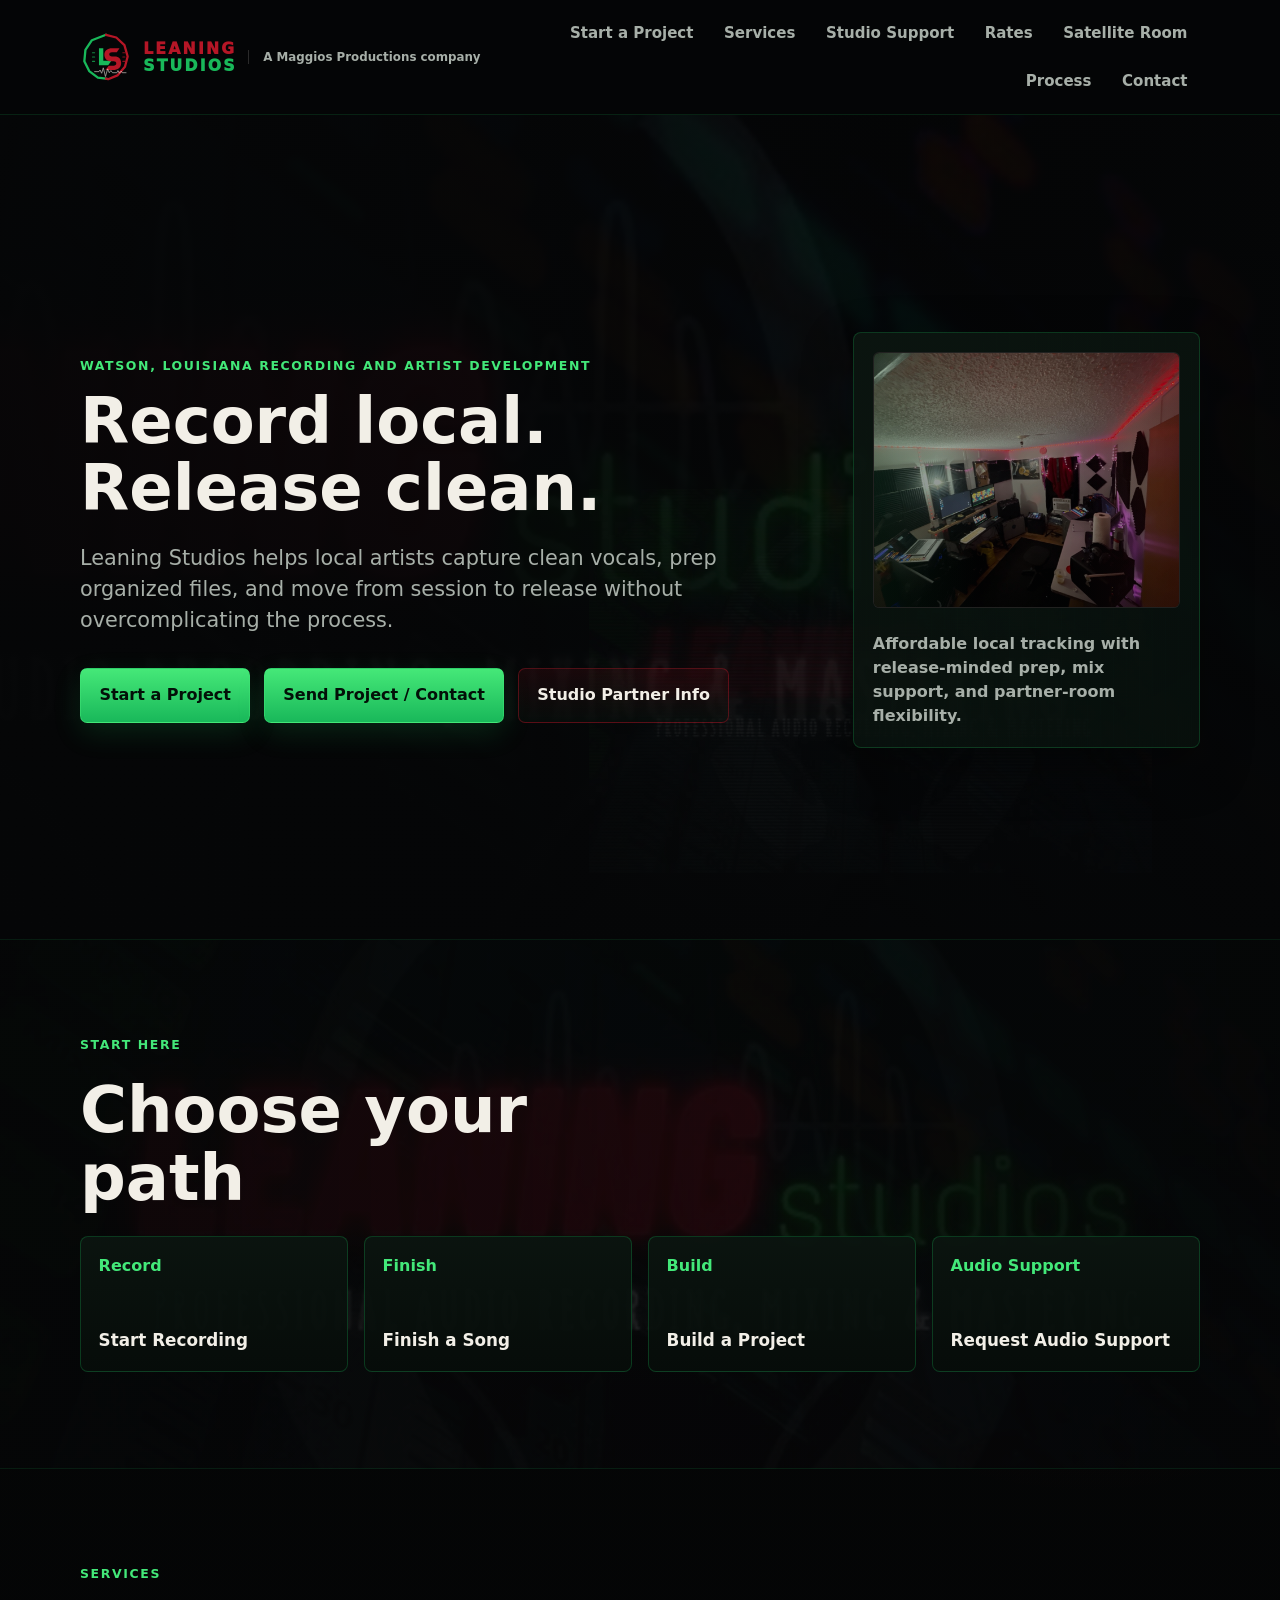
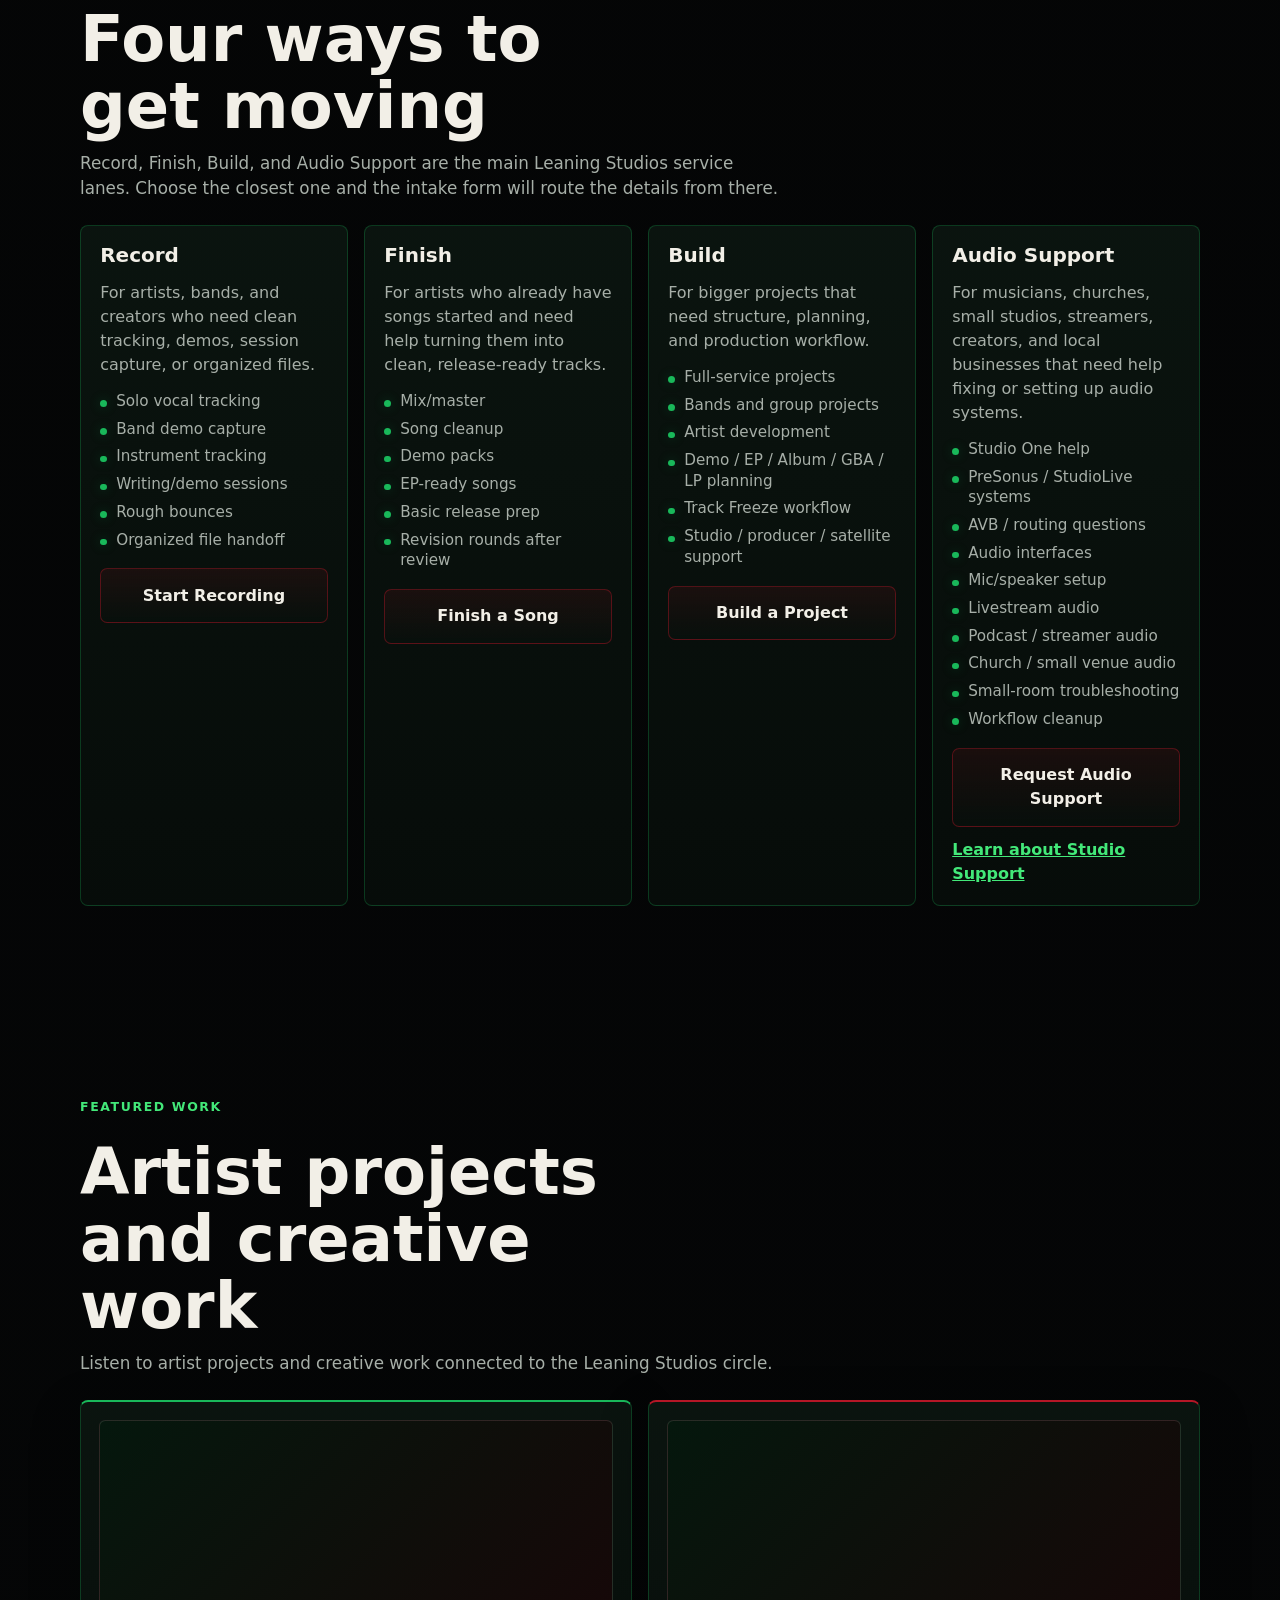
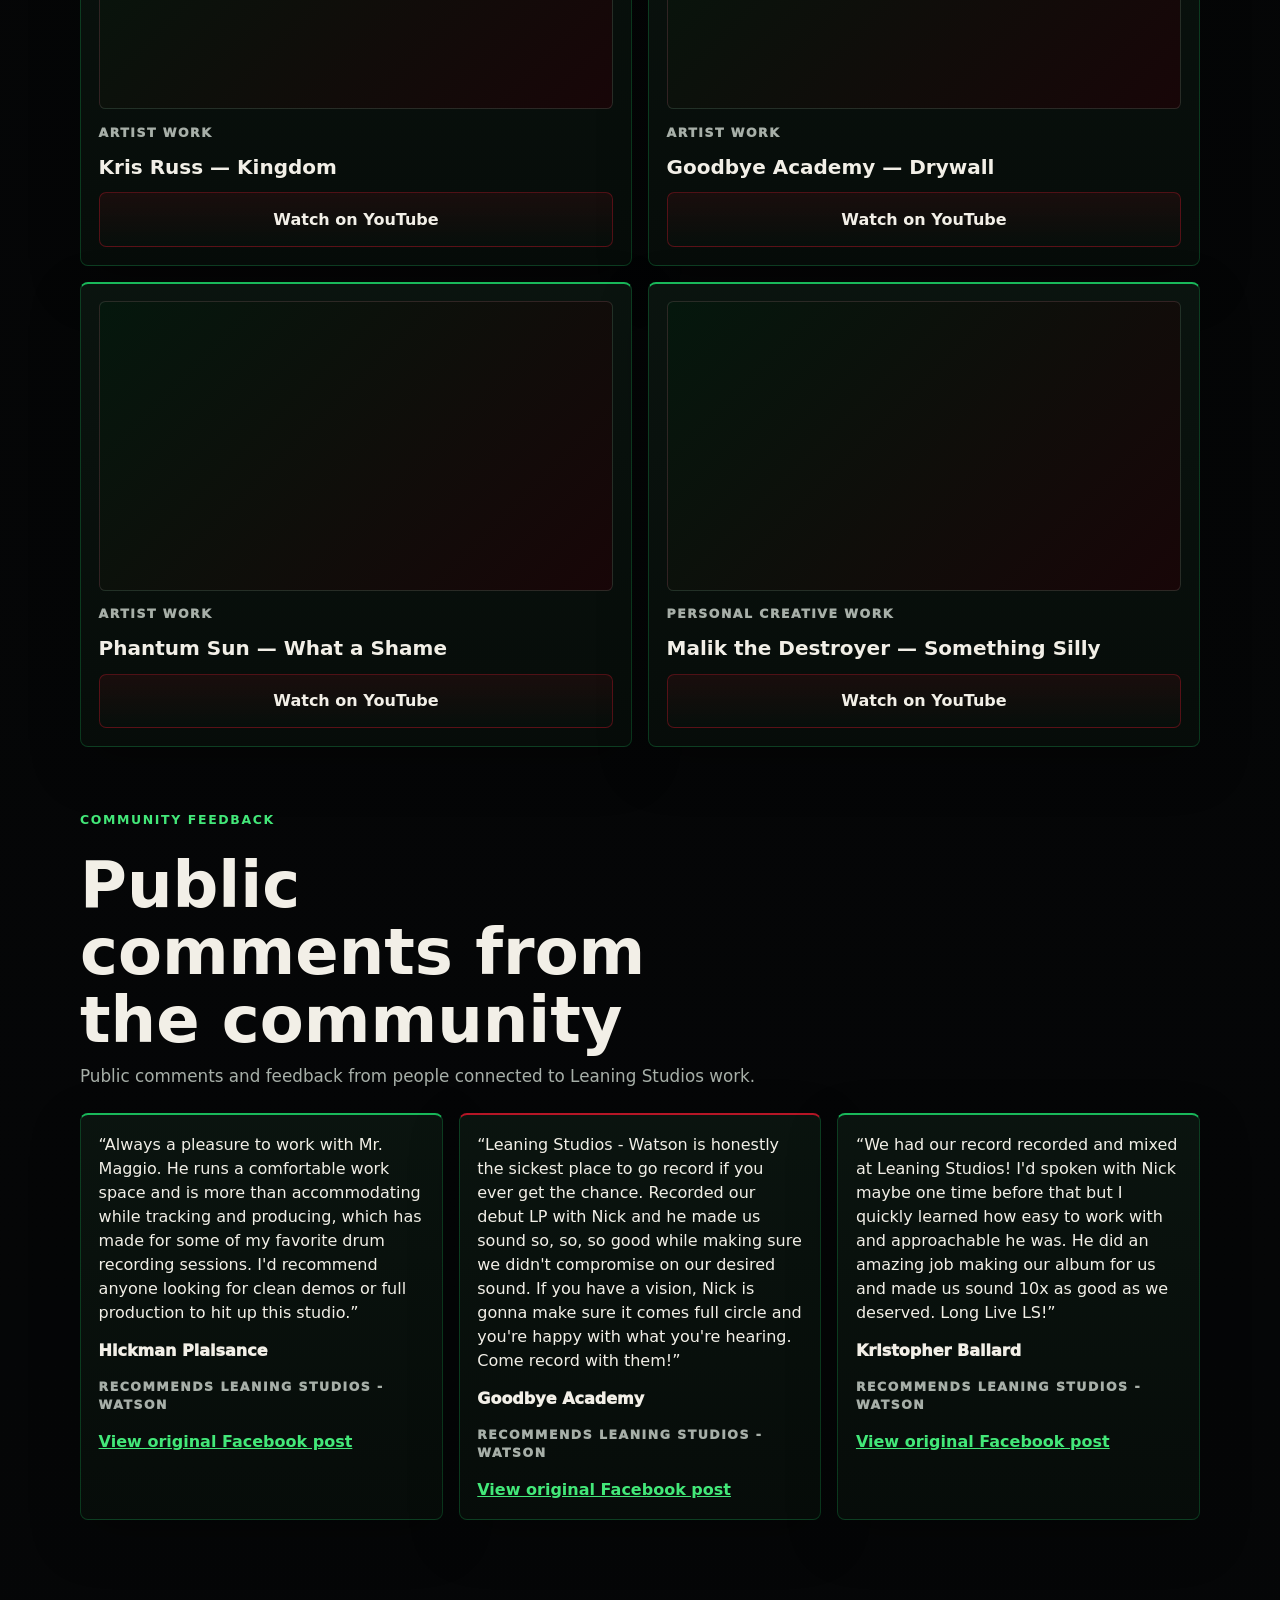
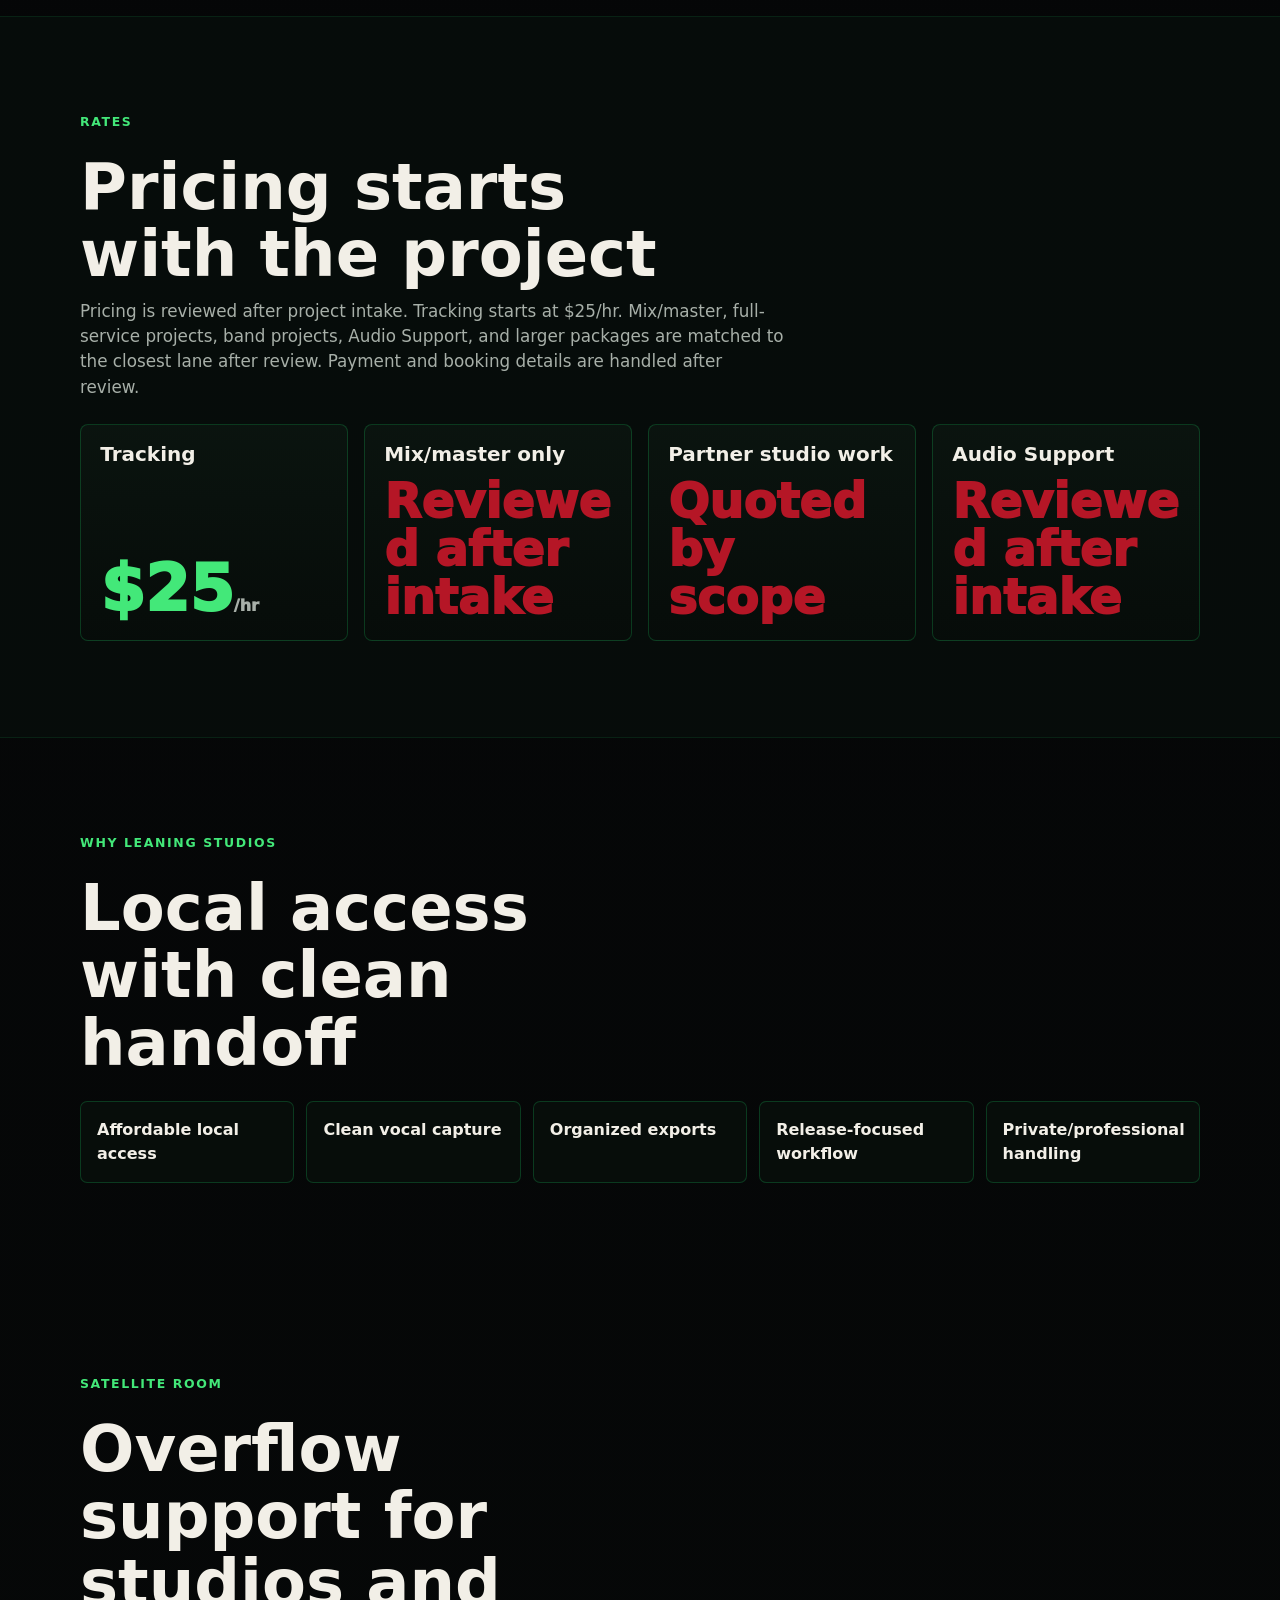
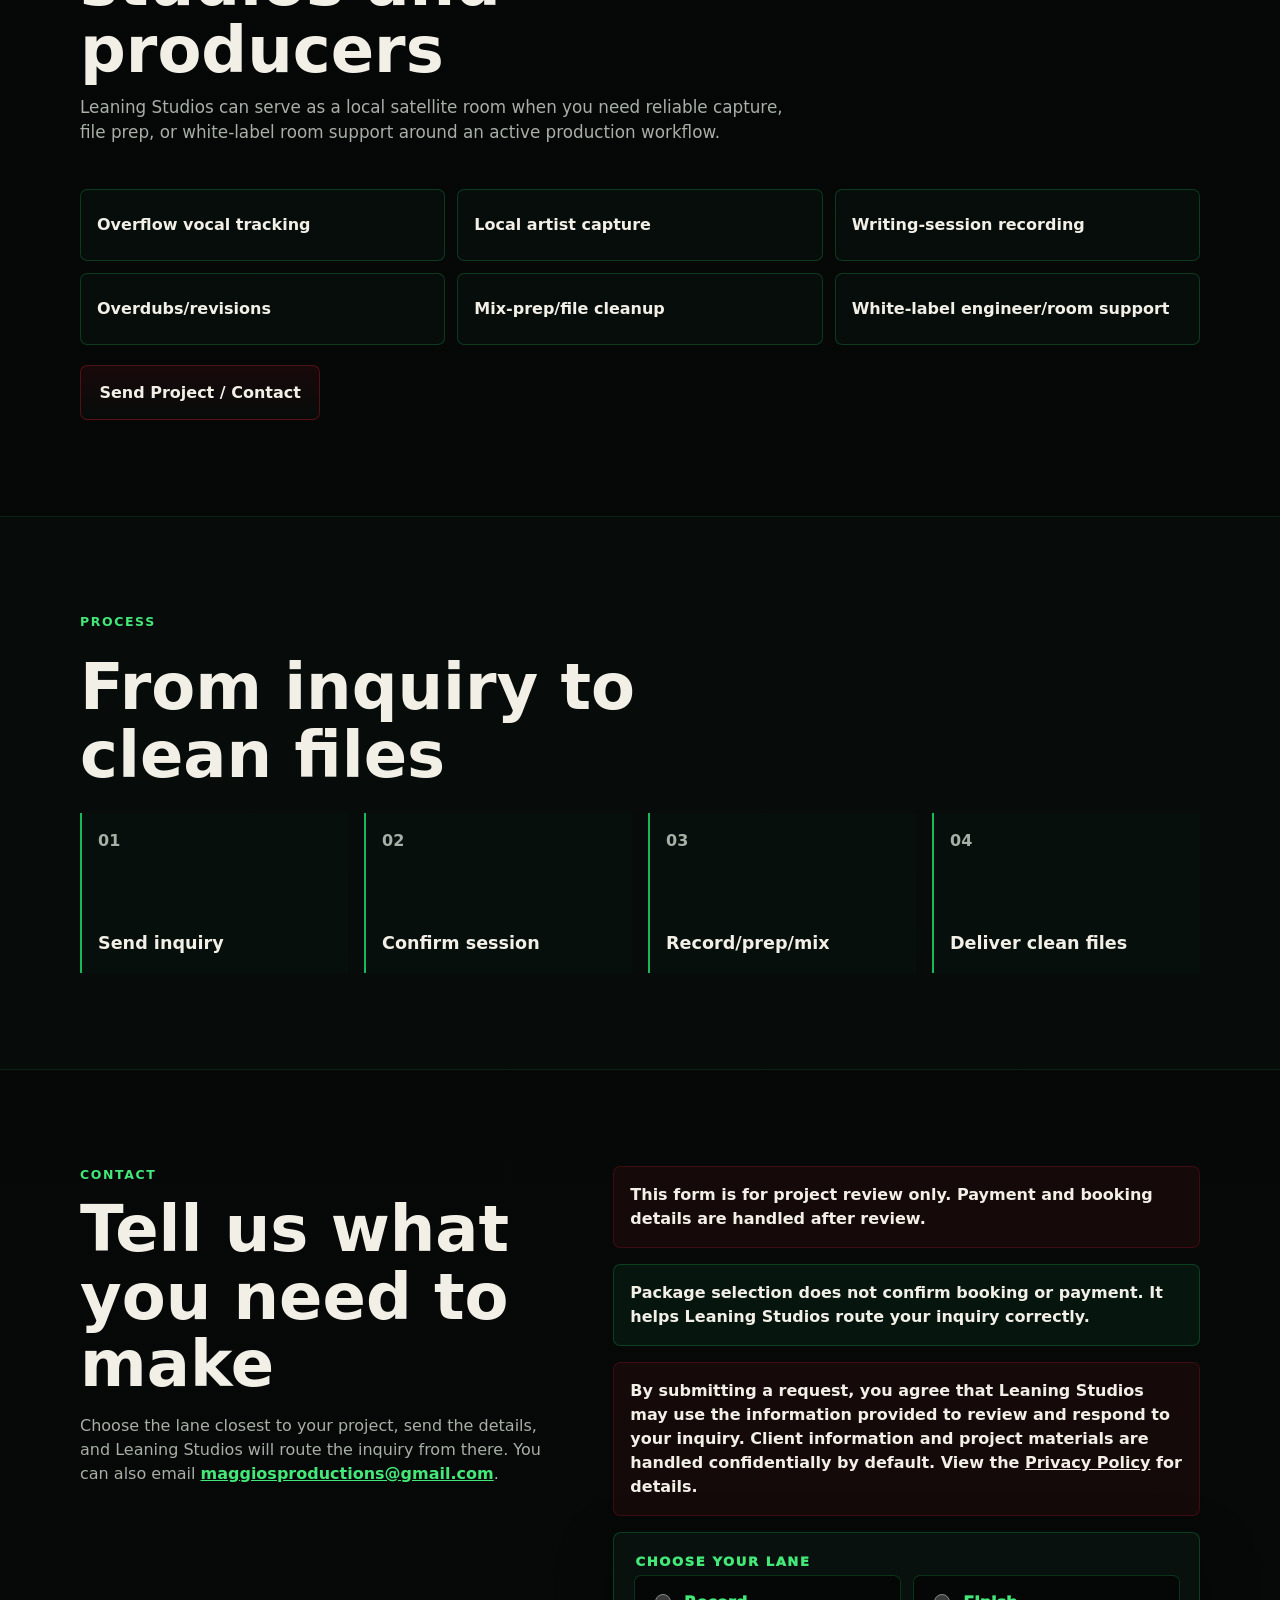
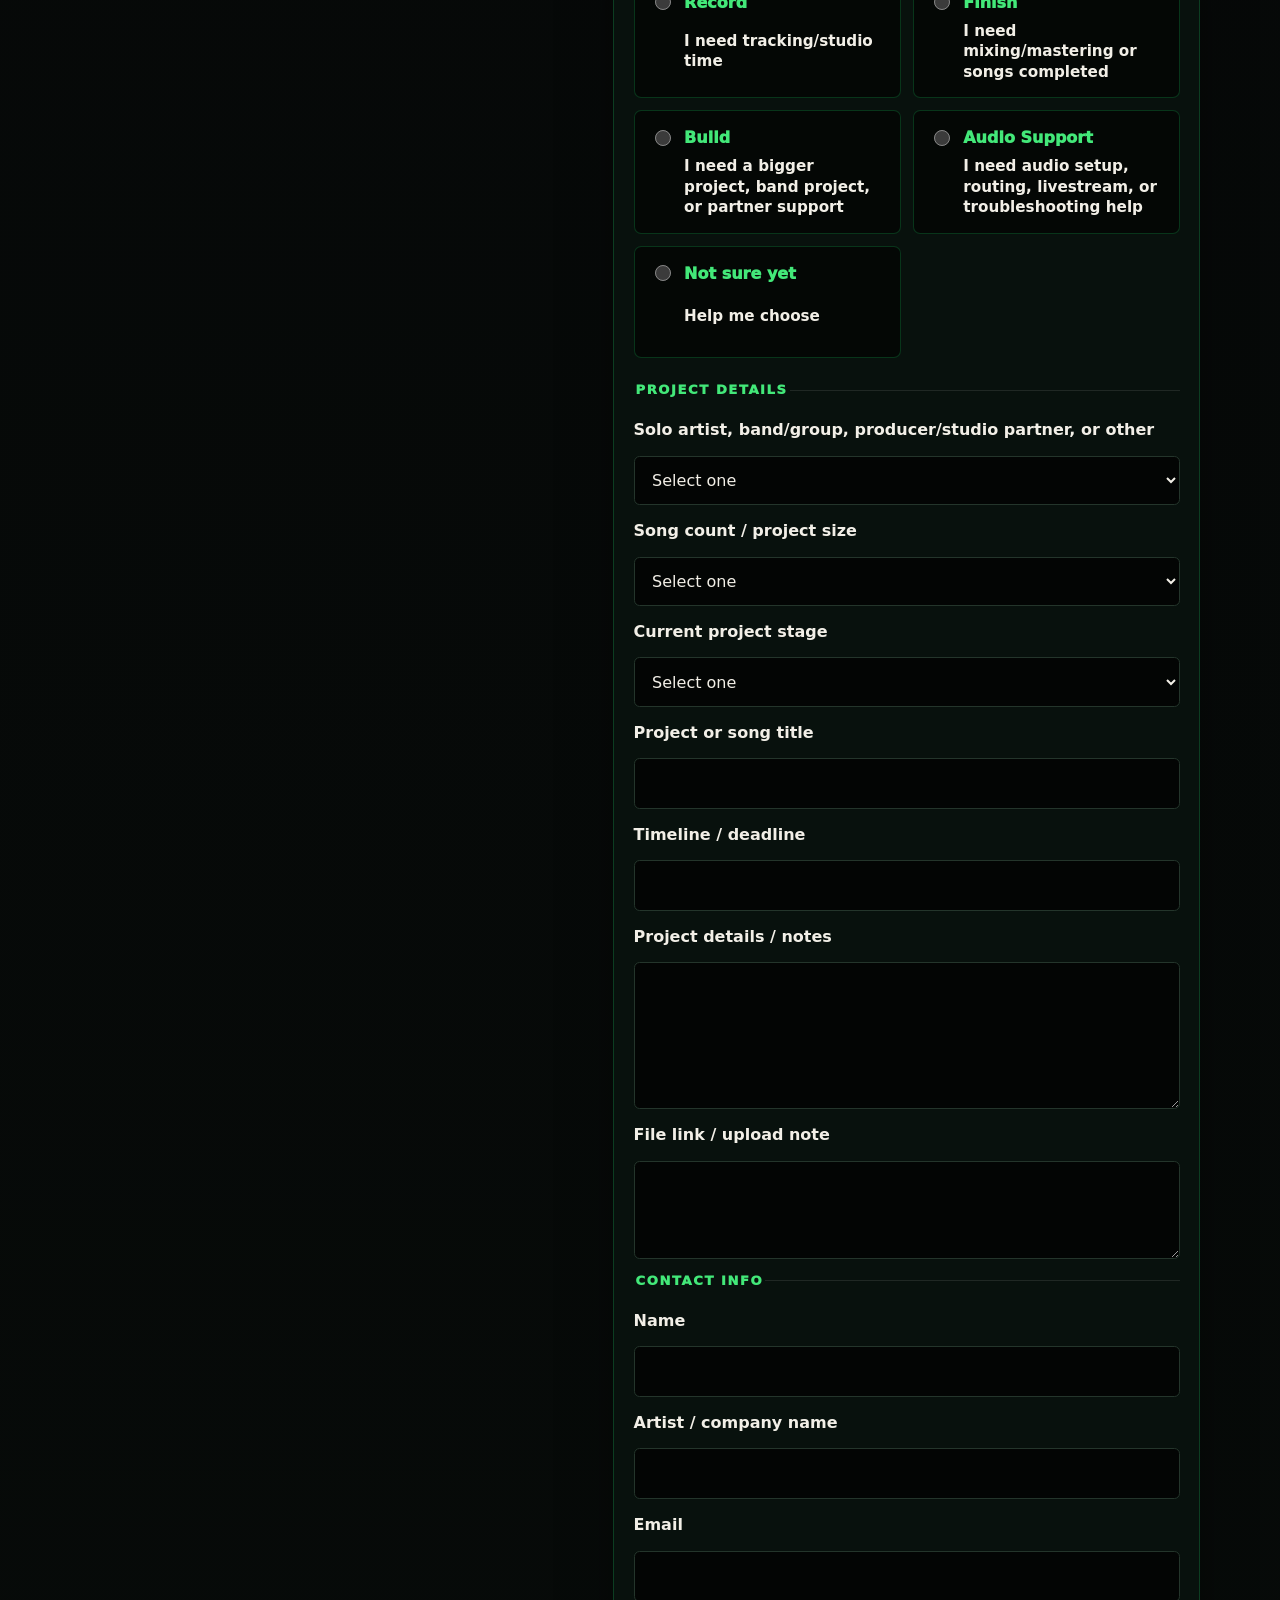
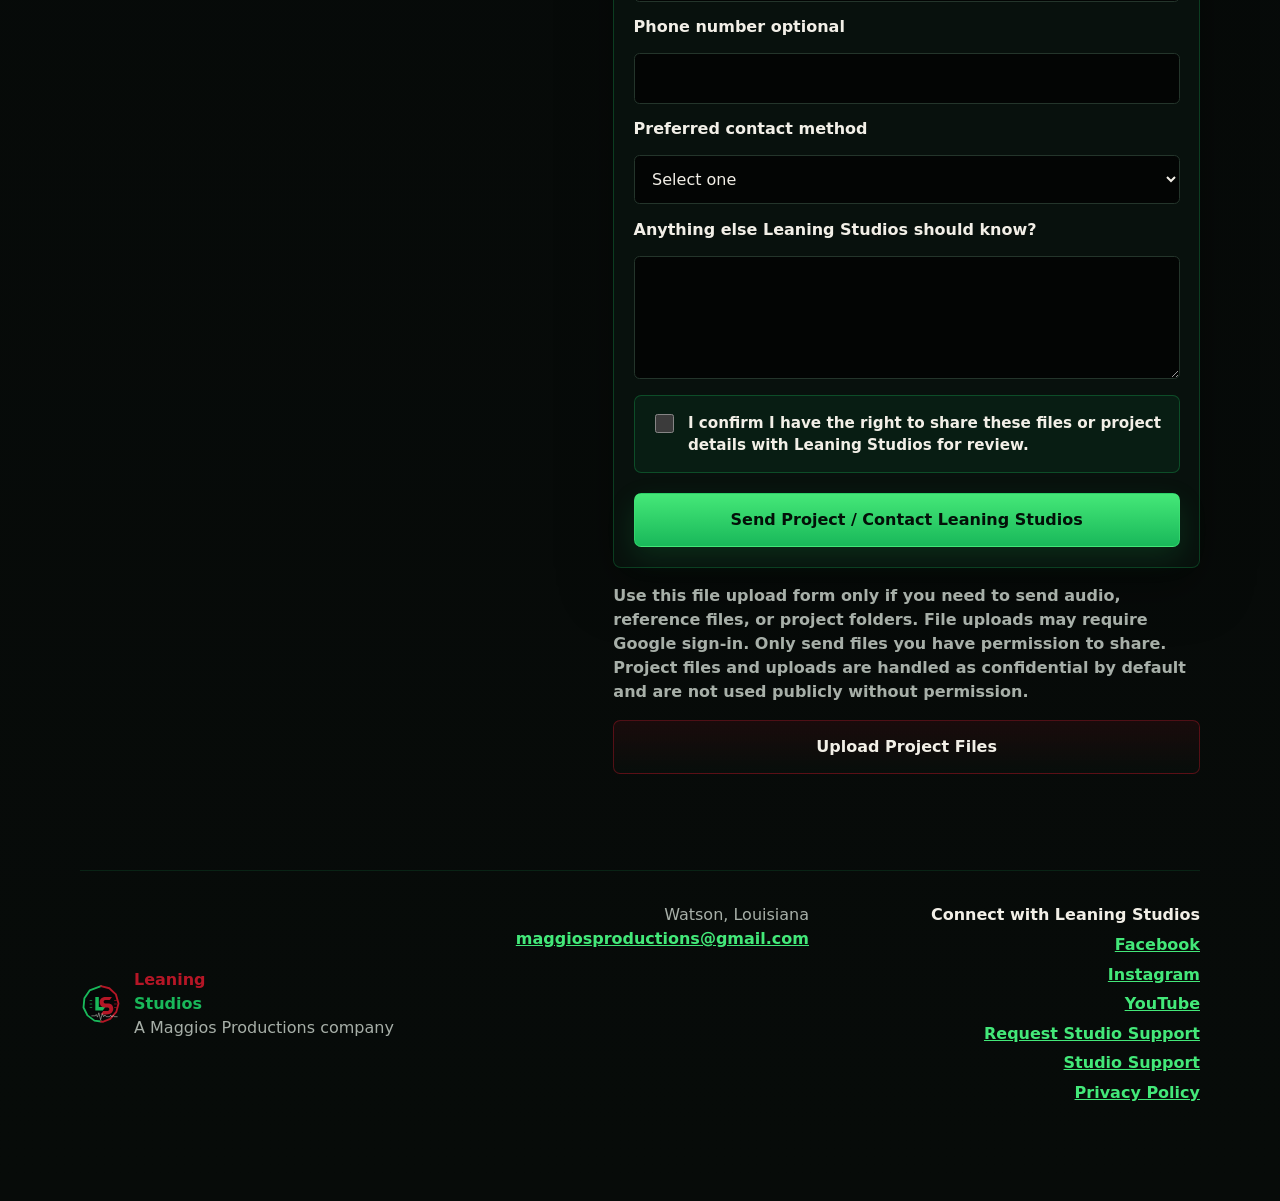
<file: index.html>
<!doctype html>
<html lang="en">
  <head>
    <meta charset="utf-8">
    <meta name="viewport" content="width=device-width, initial-scale=1">
    <meta name="google-site-verification" content="8fb99rBgmehkhUm2ebK5uPkALfyYs-sL61rCLCBaYPk" />
    <title>Leaning Studios | Record local. Release clean.</title>
    <meta
      name="description"
      content="Leaning Studios is a Watson, Louisiana recording, project-finishing, artist-development, and Audio Support studio under Maggios Productions."
    >
    <meta property="og:title" content="Leaning Studios | Record local. Release clean.">
    <meta
      property="og:description"
          content="Watson, Louisiana recording, mix/master, artist-development, Audio Support, and satellite-room support under Maggios Productions."
    >
    <meta property="og:image" content="https://leaningstudios.com/assets/images/social-preview.png">
    <meta property="og:type" content="website">
    <meta property="og:url" content="https://leaningstudios.com/">
    <link rel="canonical" href="https://leaningstudios.com/">
    <link rel="icon" href="assets/icons/favicon.svg" type="image/svg+xml">
    <link rel="stylesheet" href="styles.css">
  </head>
  <body>
    <a class="skip-link" href="#main">Skip to content</a>

    <header class="site-header">
      <nav class="nav-shell" aria-label="Primary navigation">
        <a class="brand" href="#top" aria-label="Leaning Studios home">
          <img
            class="brand-mark"
            src="assets/logos/leaning-studios-shield-mark.svg"
            alt="Leaning Studios"
            width="54"
            height="54"
          >
          <span class="brand-wordmark" aria-hidden="true">
            <span class="brand-word brand-word-red">LEANING</span>
            <span class="brand-word brand-word-green">STUDIOS</span>
          </span>
          <span class="brand-parent">
            <small>A Maggios Productions company</small>
          </span>
        </a>

        <div class="nav-links">
          <a href="/start/">Start a Project</a>
          <a href="#services">Services</a>
          <a href="studio-support.html">Studio Support</a>
          <a href="#rates">Rates</a>
          <a href="#satellite-room">Satellite Room</a>
          <a href="#process">Process</a>
          <a href="#contact">Contact</a>
        </div>
      </nav>
    </header>

    <main id="main">
      <section class="hero" id="top" aria-labelledby="hero-title">
        <div class="hero-content">
          <p class="eyebrow">Watson, Louisiana recording and artist development</p>
          <h1 id="hero-title">Record local. Release clean.</h1>
          <p class="hero-copy">
            Leaning Studios helps local artists capture clean vocals, prep organized files,
            and move from session to release without overcomplicating the process.
          </p>
          <div class="hero-actions" aria-label="Primary actions">
            <a class="button button-primary" href="/start/">Start a Project</a>
            <a class="button button-primary" href="#contact">Send Project / Contact</a>
            <a class="button button-secondary" href="#satellite-room">Studio Partner Info</a>
          </div>
        </div>

        <aside class="hero-panel" aria-label="Studio focus">
          <div class="hero-carousel" data-hero-carousel aria-label="Leaning Studios studio photo carousel">
            <img
              class="hero-carousel-slide is-active"
              data-carousel-slide
              src="assets/images/studio/studio-room.jpg"
              alt="Studio room at Leaning Studios"
            >
            <img
              class="hero-carousel-slide"
              data-carousel-slide
              src="assets/images/studio/control-room.jpg"
              alt="Control room desk at Leaning Studios"
              loading="lazy"
              aria-hidden="true"
            >
            <img
              class="hero-carousel-slide"
              data-carousel-slide
              src="assets/images/studio/drummer-session.jpg"
              alt="Drum session at Leaning Studios"
              loading="lazy"
              aria-hidden="true"
            >
            <img
              class="hero-carousel-slide"
              data-carousel-slide
              src="assets/images/studio/band-session.jpg"
              alt="Band session at Leaning Studios"
              loading="lazy"
              aria-hidden="true"
            >
            <img
              class="hero-carousel-slide"
              data-carousel-slide
              src="assets/images/studio/daw-editing.jpg"
              alt="DAW session screen at Leaning Studios"
              loading="lazy"
              aria-hidden="true"
            >
            <img
              class="hero-carousel-slide"
              data-carousel-slide
              src="assets/images/studio/console-detail.jpg"
              alt="Console detail at Leaning Studios"
              loading="lazy"
              aria-hidden="true"
            >
          </div>
          <p>Affordable local tracking with release-minded prep, mix support, and partner-room flexibility.</p>
        </aside>
      </section>

      <section class="quick-path section-band" aria-labelledby="quick-path-title">
        <div class="section-heading">
          <p class="eyebrow">Start here</p>
          <h2 id="quick-path-title">Choose your path</h2>
        </div>
        <div class="path-grid">
          <a class="path-card" href="#services">
            <span>Record</span>
            <strong>Start Recording</strong>
          </a>
          <a class="path-card" href="#services">
            <span>Finish</span>
            <strong>Finish a Song</strong>
          </a>
          <a class="path-card" href="#services">
            <span>Build</span>
            <strong>Build a Project</strong>
          </a>
          <a class="path-card" href="#services">
            <span>Audio Support</span>
            <strong>Request Audio Support</strong>
          </a>
        </div>
      </section>

      <section class="content-section" id="services" aria-labelledby="services-title">
        <div class="section-heading">
          <p class="eyebrow">Services</p>
          <h2 id="services-title">Four ways to get moving</h2>
          <p>
            Record, Finish, Build, and Audio Support are the main Leaning Studios service lanes.
            Choose the closest one and the intake form will route the details from there.
          </p>
        </div>
        <div class="service-grid">
          <article class="service-card pillar-card" id="tracking">
            <h3>Record</h3>
            <p>For artists, bands, and creators who need clean tracking, demos, session capture, or organized files.</p>
            <ul>
              <li>Solo vocal tracking</li>
              <li>Band demo capture</li>
              <li>Instrument tracking</li>
              <li>Writing/demo sessions</li>
              <li>Rough bounces</li>
              <li>Organized file handoff</li>
            </ul>
            <a class="button button-secondary" href="#contact">Start Recording</a>
          </article>
          <article class="service-card pillar-card" id="mix-master">
            <h3>Finish</h3>
            <p>For artists who already have songs started and need help turning them into clean, release-ready tracks.</p>
            <ul>
              <li>Mix/master</li>
              <li>Song cleanup</li>
              <li>Demo packs</li>
              <li>EP-ready songs</li>
              <li>Basic release prep</li>
              <li>Revision rounds after review</li>
            </ul>
            <a class="button button-secondary" href="#contact">Finish a Song</a>
          </article>
          <article class="service-card pillar-card">
            <h3>Build</h3>
            <p>For bigger projects that need structure, planning, and production workflow.</p>
            <ul>
              <li>Full-service projects</li>
              <li>Bands and group projects</li>
              <li>Artist development</li>
              <li>Demo / EP / Album / GBA / LP planning</li>
              <li>Track Freeze workflow</li>
              <li>Studio / producer / satellite support</li>
            </ul>
            <a class="button button-secondary" href="#contact">Build a Project</a>
          </article>
          <article class="service-card pillar-card" id="audio-support">
            <h3>Audio Support</h3>
            <p>For musicians, churches, small studios, streamers, creators, and local businesses that need help fixing or setting up audio systems.</p>
            <ul>
              <li>Studio One help</li>
              <li>PreSonus / StudioLive systems</li>
              <li>AVB / routing questions</li>
              <li>Audio interfaces</li>
              <li>Mic/speaker setup</li>
              <li>Livestream audio</li>
              <li>Podcast / streamer audio</li>
              <li>Church / small venue audio</li>
              <li>Small-room troubleshooting</li>
              <li>Workflow cleanup</li>
            </ul>
            <div class="pillar-actions">
              <a class="button button-secondary" href="#contact">Request Audio Support</a>
              <a class="text-link" href="studio-support.html">Learn about Studio Support</a>
            </div>
          </article>
        </div>
      </section>

      <section class="content-section proof-section" id="featured-work" aria-labelledby="featured-work-title">
        <div class="section-heading">
          <p class="eyebrow">Featured Work</p>
          <h2 id="featured-work-title">Artist projects and creative work</h2>
          <p>Listen to artist projects and creative work connected to the Leaning Studios circle.</p>
        </div>
        <div class="media-card-grid video-card-grid" aria-label="Featured Work videos">
          <article class="media-card">
            <div class="video-frame">
              <iframe
                src="https://www.youtube.com/embed/E7UAlsUoTz4"
                title="Kris Russ — Kingdom"
                loading="lazy"
                allow="accelerometer; autoplay; clipboard-write; encrypted-media; gyroscope; picture-in-picture; web-share"
                allowfullscreen
              ></iframe>
            </div>
            <p class="card-kicker">Artist work</p>
            <h3>Kris Russ — Kingdom</h3>
            <a
              class="button button-secondary"
              href="https://www.youtube.com/watch?v=E7UAlsUoTz4&list=RDE7UAlsUoTz4&start_radio=1"
              target="_blank"
              rel="noopener noreferrer"
            >Watch on YouTube</a>
          </article>
          <article class="media-card">
            <div class="video-frame">
              <iframe
                src="https://www.youtube.com/embed/KOaMPIZWdmY"
                title="Goodbye Academy — Drywall"
                loading="lazy"
                allow="accelerometer; autoplay; clipboard-write; encrypted-media; gyroscope; picture-in-picture; web-share"
                allowfullscreen
              ></iframe>
            </div>
            <p class="card-kicker">Artist work</p>
            <h3>Goodbye Academy — Drywall</h3>
            <a
              class="button button-secondary"
              href="https://www.youtube.com/watch?v=KOaMPIZWdmY&list=RDKOaMPIZWdmY&start_radio=1"
              target="_blank"
              rel="noopener noreferrer"
            >Watch on YouTube</a>
          </article>
          <article class="media-card">
            <div class="video-frame">
              <iframe
                src="https://www.youtube.com/embed/179HHe-wv_4"
                title="Phantum Sun — What a Shame"
                loading="lazy"
                allow="accelerometer; autoplay; clipboard-write; encrypted-media; gyroscope; picture-in-picture; web-share"
                allowfullscreen
              ></iframe>
            </div>
            <p class="card-kicker">Artist work</p>
            <h3>Phantum Sun — What a Shame</h3>
            <a
              class="button button-secondary"
              href="https://www.youtube.com/watch?v=179HHe-wv_4&list=RD179HHe-wv_4&start_radio=1"
              target="_blank"
              rel="noopener noreferrer"
            >Watch on YouTube</a>
          </article>
          <article class="media-card">
            <div class="video-frame">
              <iframe
                src="https://www.youtube.com/embed/qef32cii0YI"
                title="Malik the Destroyer — Something Silly"
                loading="lazy"
                allow="accelerometer; autoplay; clipboard-write; encrypted-media; gyroscope; picture-in-picture; web-share"
                allowfullscreen
              ></iframe>
            </div>
            <p class="card-kicker">Personal creative work</p>
            <h3>Malik the Destroyer — Something Silly</h3>
            <a
              class="button button-secondary"
              href="https://youtu.be/qef32cii0YI?si=e69M-EZVfD_U_Pfi"
              target="_blank"
              rel="noopener noreferrer"
            >Watch on YouTube</a>
          </article>
        </div>
      </section>

      <section class="content-section feedback-section" id="community-feedback" aria-labelledby="community-feedback-title">
        <div class="section-heading">
          <p class="eyebrow">Community Feedback</p>
          <h2 id="community-feedback-title">Public comments from the community</h2>
          <p>Public comments and feedback from people connected to Leaning Studios work.</p>
        </div>
        <div class="testimonial-grid" aria-label="Community Feedback">
          <article class="testimonial-card">
            <blockquote>
              “Always a pleasure to work with Mr. Maggio. He runs a comfortable work space and is more than accommodating while tracking and producing, which has made for some of my favorite drum recording sessions. I'd recommend anyone looking for clean demos or full production to hit up this studio.”
            </blockquote>
            <p class="testimonial-name">Hickman Plaisance</p>
            <p class="testimonial-meta">recommends Leaning Studios - Watson</p>
            <a
              class="text-link"
              href="https://www.facebook.com/hpdrumming/posts/pfbid02yVjyY2kE9xZ4ASsXoZj8HNBnm6XXFmXKVDD5gpa6CuFN1Njdf5VkqK7oAFV5yZdKl"
              target="_blank"
              rel="noopener noreferrer"
            >View original Facebook post</a>
          </article>
          <article class="testimonial-card">
            <blockquote>
              “Leaning Studios - Watson is honestly the sickest place to go record if you ever get the chance. Recorded our debut LP with Nick and he made us sound so, so, so good while making sure we didn't compromise on our desired sound. If you have a vision, Nick is gonna make sure it comes full circle and you're happy with what you're hearing. Come record with them!”
            </blockquote>
            <p class="testimonial-name">Goodbye Academy</p>
            <p class="testimonial-meta">recommends Leaning Studios - Watson</p>
            <a
              class="text-link"
              href="https://www.facebook.com/permalink.php?story_fbid=pfbid0xm3NL1YWbHYXvEez9WeN1S6HMXvuTCXoeU6UbSRaFEq2SeyrrDUnGZSsPyeiApJul&id=100092575554398"
              target="_blank"
              rel="noopener noreferrer"
            >View original Facebook post</a>
          </article>
          <article class="testimonial-card">
            <blockquote>
              “We had our record recorded and mixed at Leaning Studios! I'd spoken with Nick maybe one time before that but I quickly learned how easy to work with and approachable he was. He did an amazing job making our album for us and made us sound 10x as good as we deserved. Long Live LS!”
            </blockquote>
            <p class="testimonial-name">Kristopher Ballard</p>
            <p class="testimonial-meta">recommends Leaning Studios - Watson</p>
            <a
              class="text-link"
              href="https://www.facebook.com/bob.ballard.54922/posts/pfbid09rqTRxc6mAi6BsRF8QkBELo3Nk2kK25dAjS8U5YwkEAsCLuBYNRVqjhaQ25ztmGAl"
              target="_blank"
              rel="noopener noreferrer"
            >View original Facebook post</a>
          </article>
        </div>
      </section>

      <section class="rates section-band" id="rates" aria-labelledby="rates-title">
        <div class="section-heading">
          <p class="eyebrow">Rates</p>
          <h2 id="rates-title">Pricing starts with the project</h2>
          <p>
            Pricing is reviewed after project intake. Tracking starts at $25/hr. Mix/master,
            full-service projects, band projects, Audio Support, and larger packages are matched
            to the closest lane after review. Payment and booking details are handled after review.
          </p>
        </div>
        <div class="rate-grid">
          <article class="rate-card">
            <h3>Tracking</h3>
            <p class="price">$25<span>/hr</span></p>
          </article>
          <article class="rate-card">
            <h3>Mix/master only</h3>
            <p class="price quote">Reviewed after intake</p>
          </article>
          <article class="rate-card">
            <h3>Partner studio work</h3>
            <p class="price quote">Quoted by scope</p>
          </article>
          <article class="rate-card">
            <h3>Audio Support</h3>
            <p class="price quote">Reviewed after intake</p>
          </article>
        </div>
      </section>

      <section class="content-section why" id="why" aria-labelledby="why-title">
        <div class="section-heading">
          <p class="eyebrow">Why Leaning Studios</p>
          <h2 id="why-title">Local access with clean handoff</h2>
        </div>
        <ul class="feature-list">
          <li>Affordable local access</li>
          <li>Clean vocal capture</li>
          <li>Organized exports</li>
          <li>Release-focused workflow</li>
          <li>Private/professional handling</li>
        </ul>
      </section>

      <section class="content-section satellite" id="satellite-room" aria-labelledby="satellite-title">
        <div class="section-heading">
          <p class="eyebrow">Satellite Room</p>
          <h2 id="satellite-title">Overflow support for studios and producers</h2>
          <p>
            Leaning Studios can serve as a local satellite room when you need reliable capture,
            file prep, or white-label room support around an active production workflow.
          </p>
        </div>
        <div class="support-list" aria-label="Satellite room services">
          <span>Overflow vocal tracking</span>
          <span>Local artist capture</span>
          <span>Writing-session recording</span>
          <span>Overdubs/revisions</span>
          <span>Mix-prep/file cleanup</span>
          <span>White-label engineer/room support</span>
        </div>
        <a class="button button-secondary" href="#contact">Send Project / Contact</a>
      </section>

      <section class="process section-band" id="process" aria-labelledby="process-title">
        <div class="section-heading">
          <p class="eyebrow">Process</p>
          <h2 id="process-title">From inquiry to clean files</h2>
        </div>
        <ol class="process-list">
          <li>
            <span>01</span>
            <strong>Send inquiry</strong>
          </li>
          <li>
            <span>02</span>
            <strong>Confirm session</strong>
          </li>
          <li>
            <span>03</span>
            <strong>Record/prep/mix</strong>
          </li>
          <li>
            <span>04</span>
            <strong>Deliver clean files</strong>
          </li>
        </ol>
      </section>

      <section class="contact-section" id="contact" aria-labelledby="contact-title">
        <div class="contact-copy">
          <p class="eyebrow">Contact</p>
          <h2 id="contact-title">Tell us what you need to make</h2>
          <p>
            Choose the lane closest to your project, send the details, and Leaning Studios will
            route the inquiry from there. You can also email
            <a href="mailto:maggiosproductions@gmail.com">maggiosproductions@gmail.com</a>.
          </p>
        </div>

        <div class="intake-panel">
          <p class="intake-notice">
            This form is for project review only. Payment and booking details are handled after review.
          </p>
          <p class="package-disclaimer">
            Package selection does not confirm booking or payment. It helps Leaning Studios route your inquiry correctly.
          </p>
          <p class="intake-notice">
            By submitting a request, you agree that Leaning Studios may use the information provided to review and respond to your inquiry.
            Client information and project materials are handled confidentially by default.
            View the <a href="privacy-policy.html">Privacy Policy</a> for details.
          </p>

          <form
            class="contact-form package-router-form"
            name="leaning-studios-package-intake"
            method="POST"
            action="https://script.google.com/macros/s/AKfycbygv5no9qzxymrBNR2yqs6GQmfWCoOAd3VnnRYKY03bQQFepqG1vEBnbQVCJptT1PQ/exec"
            data-apps-script-intake
          >
            <fieldset class="form-section lane-selector">
              <legend>Choose your lane</legend>
              <div class="choice-grid">
                <label class="choice-card">
                  <input type="radio" name="lane" value="Record" data-lane-option="record" required>
                  <span>Record</span>
                  <strong>I need tracking/studio time</strong>
                </label>
                <label class="choice-card">
                  <input type="radio" name="lane" value="Finish" data-lane-option="finish">
                  <span>Finish</span>
                  <strong>I need mixing/mastering or songs completed</strong>
                </label>
                <label class="choice-card">
                  <input type="radio" name="lane" value="Build" data-lane-option="build">
                  <span>Build</span>
                  <strong>I need a bigger project, band project, or partner support</strong>
                </label>
                <label class="choice-card">
                  <input type="radio" name="lane" value="Audio Support" data-lane-option="audio-support">
                  <span>Audio Support</span>
                  <strong>I need audio setup, routing, livestream, or troubleshooting help</strong>
                </label>
                <label class="choice-card">
                  <input type="radio" name="lane" value="Not sure yet" data-lane-option="not-sure">
                  <span>Not sure yet</span>
                  <strong>Help me choose</strong>
                </label>
              </div>
            </fieldset>

            <div class="package-router" aria-live="polite">
              <fieldset class="form-section package-group" data-package-group="record">
                <legend>Record</legend>
                <div class="option-list">
                  <label><input type="radio" name="package-choice" value="Starter Session"> Starter Session</label>
                  <label><input type="radio" name="package-choice" value="Standard Tracking Block"> Standard Tracking Block</label>
                  <label><input type="radio" name="package-choice" value="Band Demo Session"> Band Demo Session</label>
                  <label><input type="radio" name="package-choice" value="Half-Day Solo Block"> Half-Day Solo Block</label>
                  <label><input type="radio" name="package-choice" value="Band Half-Day Tracking"> Band Half-Day Tracking</label>
                  <label><input type="radio" name="package-choice" value="Full-Day Tracking"> Full-Day Tracking</label>
                  <label><input type="radio" name="package-choice" value="Record not sure"> Not sure — help me choose</label>
                </div>
              </fieldset>

              <fieldset class="form-section package-group" data-package-group="finish">
                <legend>Finish</legend>
                <div class="option-list">
                  <label><input type="radio" name="package-choice" value="Solo Mix/Master"> Solo Mix/Master</label>
                  <label><input type="radio" name="package-choice" value="Band Mix/Master"> Band Mix/Master</label>
                  <label><input type="radio" name="package-choice" value="Solo Single Starter"> Solo Single Starter</label>
                  <label><input type="radio" name="package-choice" value="Solo Single Plus"> Solo Single Plus</label>
                  <label><input type="radio" name="package-choice" value="Solo Demo Pack"> Solo Demo Pack</label>
                  <label><input type="radio" name="package-choice" value="Solo EP Starter"> Solo EP Starter</label>
                  <label><input type="radio" name="package-choice" value="Solo Album Project"> Solo Album Project</label>
                  <label><input type="radio" name="package-choice" value="Solo GBA Special"> Solo GBA Special</label>
                  <label><input type="radio" name="package-choice" value="Finish not sure"> Not sure — help me choose</label>
                </div>
              </fieldset>

              <fieldset class="form-section package-group" data-package-group="build">
                <legend>Build</legend>
                <div class="option-list">
                  <label><input type="radio" name="package-choice" value="Band Single Production"> Band Single Production</label>
                  <label><input type="radio" name="package-choice" value="Band Demo Pack"> Band Demo Pack</label>
                  <label><input type="radio" name="package-choice" value="Band EP Project"> Band EP Project</label>
                  <label><input type="radio" name="package-choice" value="Band Album Project"> Band Album Project</label>
                  <label><input type="radio" name="package-choice" value="Band GBA Special"> Band GBA Special</label>
                  <label><input type="radio" name="package-choice" value="Local Band LP / Large Project"> Local Band LP / Large Project</label>
                  <label><input type="radio" name="package-choice" value="Solo LP / Large Project"> Solo LP / Large Project</label>
                  <label><input type="radio" name="package-choice" value="Satellite Support"> Satellite Support</label>
                  <label><input type="radio" name="package-choice" value="Build not sure"> Not sure — help me choose</label>
                </div>
              </fieldset>

              <fieldset class="form-section package-group" data-package-group="audio-support">
                <legend>Audio Support</legend>
                <p class="form-helper">
                  Leaning Studios Audio Support helps musicians, churches, small studios,
                  streamers, creators, and local businesses solve practical audio setup problems.
                  Get help with recording setups, Studio One sessions, PreSonus/StudioLive systems,
                  routing questions, mic/speaker setup, livestream audio, and session troubleshooting.
                </p>
                <div class="option-list">
                  <label><input type="radio" name="package-choice" value="Quick Help + Setup"> Quick Help + Setup</label>
                  <label><input type="radio" name="package-choice" value="Project Support"> Project Support</label>
                  <label><input type="radio" name="package-choice" value="Partner Support"> Partner Support</label>
                  <label><input type="radio" name="package-choice" value="Audio Support not sure"> Not sure — help me choose</label>
                </div>
              </fieldset>

              <fieldset class="form-section package-group" data-package-group="not-sure">
                <legend>Not sure yet</legend>
                <div class="option-list">
                  <label><input type="radio" name="package-choice" value="I need to record"> I need to record</label>
                  <label><input type="radio" name="package-choice" value="I need my song mixed/mastered"> I need my song mixed/mastered</label>
                  <label><input type="radio" name="package-choice" value="I need help planning a project"> I need help planning a project</label>
                  <label><input type="radio" name="package-choice" value="I am in a band"> I am in a band</label>
                  <label><input type="radio" name="package-choice" value="I am a producer/studio looking for support"> I am a producer/studio looking for support</label>
                  <label><input type="radio" name="package-choice" value="I am not sure"> I am not sure</label>
                </div>
              </fieldset>
            </div>

            <fieldset class="form-section audio-support-fields" data-audio-support-fields>
              <legend>Audio Support details</legend>

              <label for="audio-system">What system are you using?</label>
              <input id="audio-system" name="audio-system" type="text" data-required-when-active>

              <label for="audio-problem">What problem are you trying to solve?</label>
              <textarea id="audio-problem" name="audio-problem" rows="4" data-required-when-active></textarea>

              <label for="audio-location">Is this remote or local?</label>
              <select id="audio-location" name="audio-location" data-required-when-active>
                <option value="">Select one</option>
                <option value="remote">Remote</option>
                <option value="local-visit">Local visit</option>
                <option value="not-sure">Not sure</option>
              </select>

              <label for="audio-urgency">Is this urgent?</label>
              <select id="audio-urgency" name="audio-urgency" data-required-when-active>
                <option value="">Select one</option>
                <option value="not-urgent">Not urgent</option>
                <option value="soon">Soon</option>
                <option value="urgent">Urgent</option>
                <option value="not-sure">Not sure</option>
              </select>

              <label for="audio-help-type">What kind of help do you need?</label>
              <select id="audio-help-type" name="audio-help-type" data-required-when-active>
                <option value="">Select one</option>
                <option value="setup">Setup</option>
                <option value="troubleshooting">Troubleshooting</option>
                <option value="routing">Routing</option>
                <option value="training">Training</option>
                <option value="cleanup">Cleanup</option>
                <option value="project-support">Project support</option>
                <option value="recurring-partner-support">Recurring / partner support</option>
                <option value="livestream-audio">Livestream audio</option>
                <option value="not-sure">Not sure</option>
              </select>
            </fieldset>

            <fieldset class="form-section">
              <legend>Project details</legend>

              <label for="project-type">Solo artist, band/group, producer/studio partner, or other</label>
              <select id="project-type" name="project-type" required>
                <option value="">Select one</option>
                <option value="solo-artist">Solo artist</option>
                <option value="band-group">Band/group</option>
                <option value="producer-studio-partner">Producer/studio partner</option>
                <option value="other">Other</option>
              </select>

              <label for="project-size">Song count / project size</label>
              <select id="project-size" name="project-size" required>
                <option value="">Select one</option>
                <option value="single">Single</option>
                <option value="demo-1-3-songs">Demo — 1–3 songs</option>
                <option value="ep-4-7-songs">EP — 4–7 songs</option>
                <option value="album-8-13-songs">Album — 8–13 songs</option>
                <option value="gba-special-14-songs">GBA Special — 14 songs</option>
                <option value="lp-large-project-15-plus">LP / Large Project — 15+ songs</option>
                <option value="not-sure">Not sure</option>
              </select>

              <label for="project-stage">Current project stage</label>
              <select id="project-stage" name="project-stage" required>
                <option value="">Select one</option>
                <option value="ideas-only">Ideas only</option>
                <option value="written-not-demoed">Written but not demoed</option>
                <option value="demoed">Demoed</option>
                <option value="partly-recorded">Partly recorded</option>
                <option value="ready-for-final-tracking">Ready for final tracking</option>
                <option value="already-recorded-needs-mix-master">Already recorded, needs mix/master</option>
                <option value="not-sure">Not sure</option>
              </select>

              <label for="project-title">Project or song title</label>
              <input id="project-title" name="project-title" type="text" required>

              <label for="timeline">Timeline / deadline</label>
              <input id="timeline" name="timeline" type="text" required>

              <label for="project-notes">Project details / notes</label>
              <textarea id="project-notes" name="project-notes" rows="5" required></textarea>

              <label for="file-link">File link / upload note</label>
              <textarea id="file-link" name="file-link" rows="3"></textarea>
            </fieldset>

            <fieldset class="form-section">
              <legend>Contact info</legend>

              <label for="name">Name</label>
              <input id="name" name="name" type="text" autocomplete="name" required>

              <label for="artist-company">Artist / company name</label>
              <input id="artist-company" name="artist-company" type="text" autocomplete="organization" required>

              <label for="email">Email</label>
              <input id="email" name="email" type="email" autocomplete="email" required>

              <label for="phone">Phone number optional</label>
              <input id="phone" name="phone" type="tel" autocomplete="tel">

              <label for="preferred-contact">Preferred contact method</label>
              <select id="preferred-contact" name="preferred-contact" required>
                <option value="">Select one</option>
                <option value="email">Email</option>
                <option value="phone-call">Phone call</option>
                <option value="text">Text</option>
              </select>

              <label for="anything-else">Anything else Leaning Studios should know?</label>
              <textarea id="anything-else" name="anything-else" rows="4"></textarea>
            </fieldset>

            <label class="rights-check" for="rights-consent">
              <input id="rights-consent" name="rights-consent" type="checkbox" value="confirmed" required>
              <span>I confirm I have the right to share these files or project details with Leaning Studios for review.</span>
            </label>

            <p class="form-error" data-form-error hidden></p>
            <button class="button button-primary" type="submit">Send Project / Contact Leaning Studios</button>
          </form>

          <p class="upload-help">
            Use this file upload form only if you need to send audio, reference files, or project folders. File uploads may require Google sign-in.
            Only send files you have permission to share. Project files and uploads are handled as confidential by default and are not used publicly without permission.
          </p>
          <a
            class="button button-secondary upload-button"
            href="https://forms.gle/xwPcAECceSriL2AS9"
            target="_blank"
            rel="noopener noreferrer"
          >Upload Project Files</a>
        </div>
      </section>
    </main>

    <footer class="site-footer">
      <div class="footer-brand">
        <img src="assets/logos/leaning-studios-shield-mark.svg" alt="" width="42" height="42">
        <span>
          <strong><span class="brand-word-red">Leaning</span> <span class="brand-word-green">Studios</span></strong>
          <span>A Maggios Productions company</span>
        </span>
      </div>
      <address>
        Watson, Louisiana<br>
        <a href="mailto:maggiosproductions@gmail.com">maggiosproductions@gmail.com</a>
      </address>
      <nav class="footer-links" aria-label="Footer navigation">
        <span>Connect with Leaning Studios</span>
        <a href="https://www.facebook.com/profile.php?id=61562613407188" target="_blank" rel="noopener noreferrer">Facebook</a>
        <a href="https://www.instagram.com/leaningstudios?utm_source=ig_web_button_share_sheet&igsh=ZDNlZDc0MzIxNw==" target="_blank" rel="noopener noreferrer">Instagram</a>
        <a href="https://www.youtube.com/@leaning.studios" target="_blank" rel="noopener noreferrer">YouTube</a>
        <a href="/#contact">Request Studio Support</a>
        <a href="studio-support.html">Studio Support</a>
        <a href="privacy-policy.html">Privacy Policy</a>
      </nav>
    </footer>

    <a class="mobile-sticky" href="#contact">Send Project / Contact</a>
    <script src="script.js?v=0.1.0.14" defer></script>
  </body>
</html>
</file>
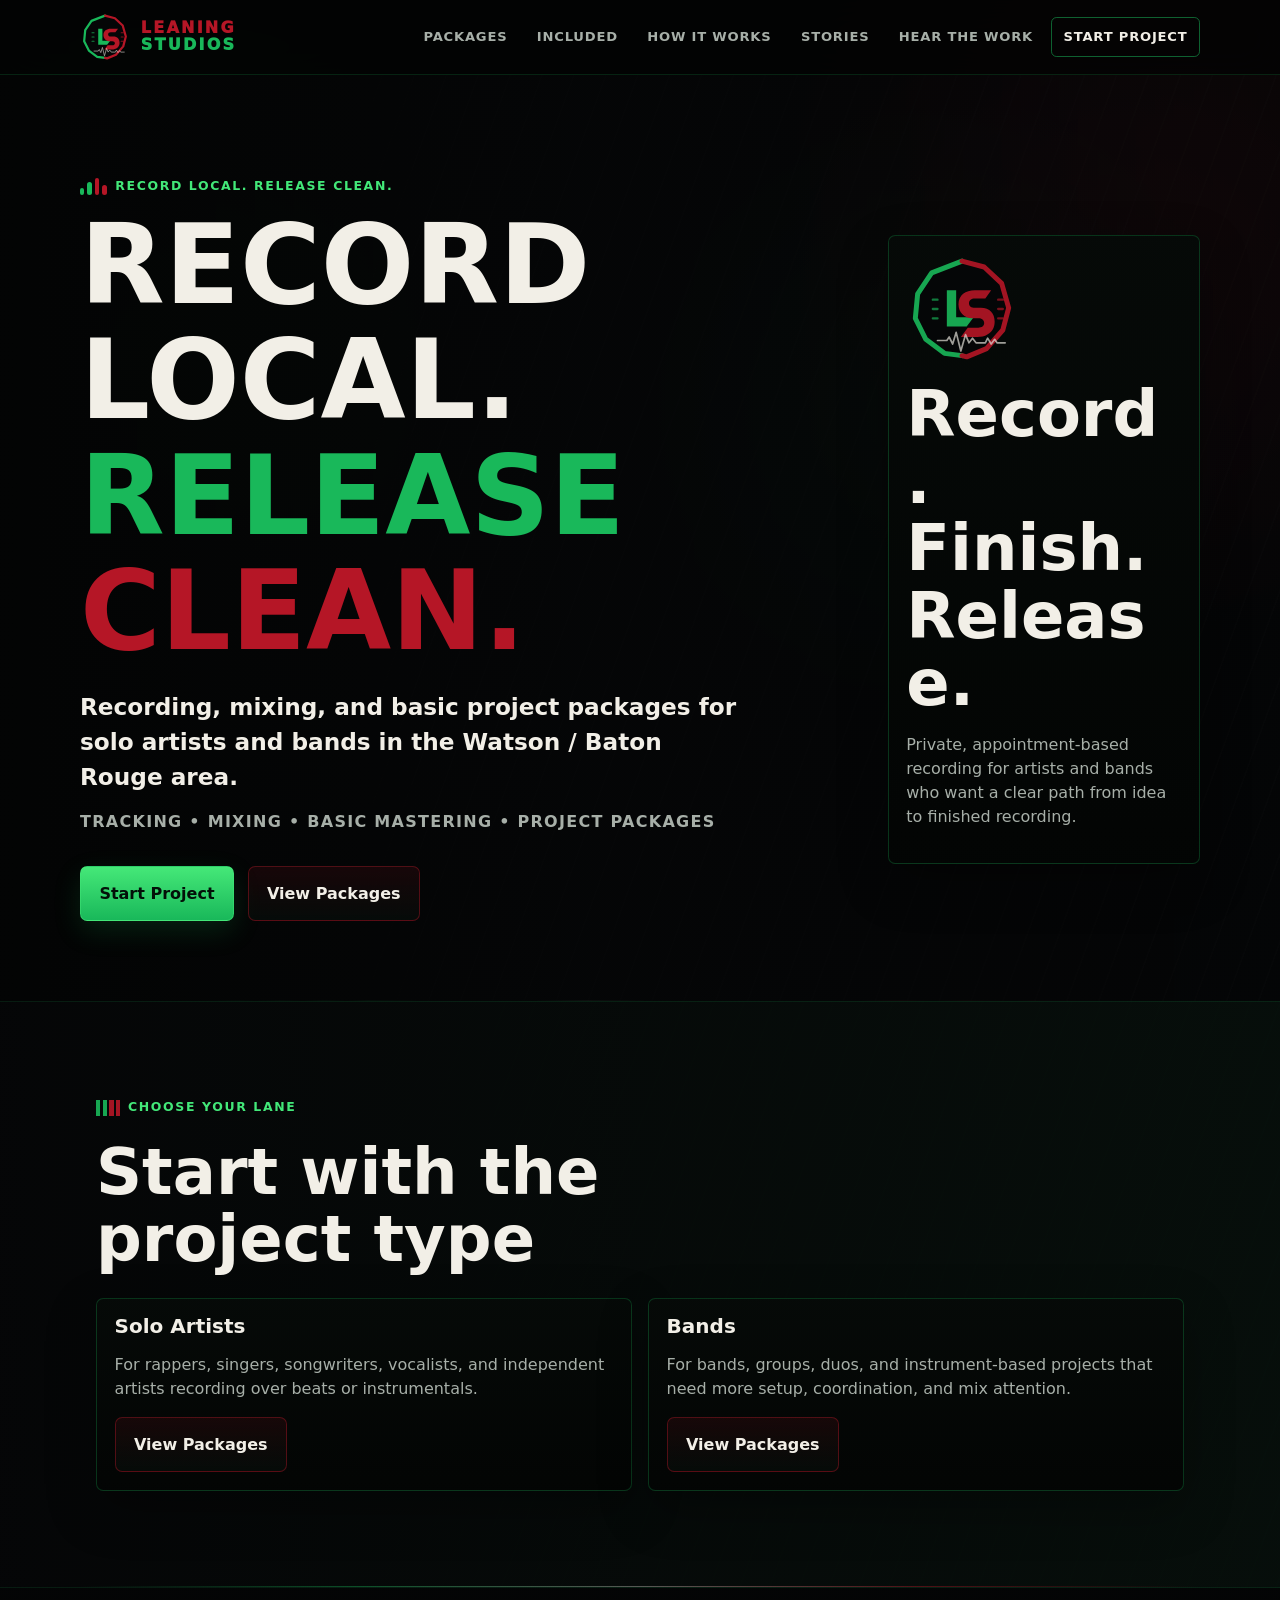
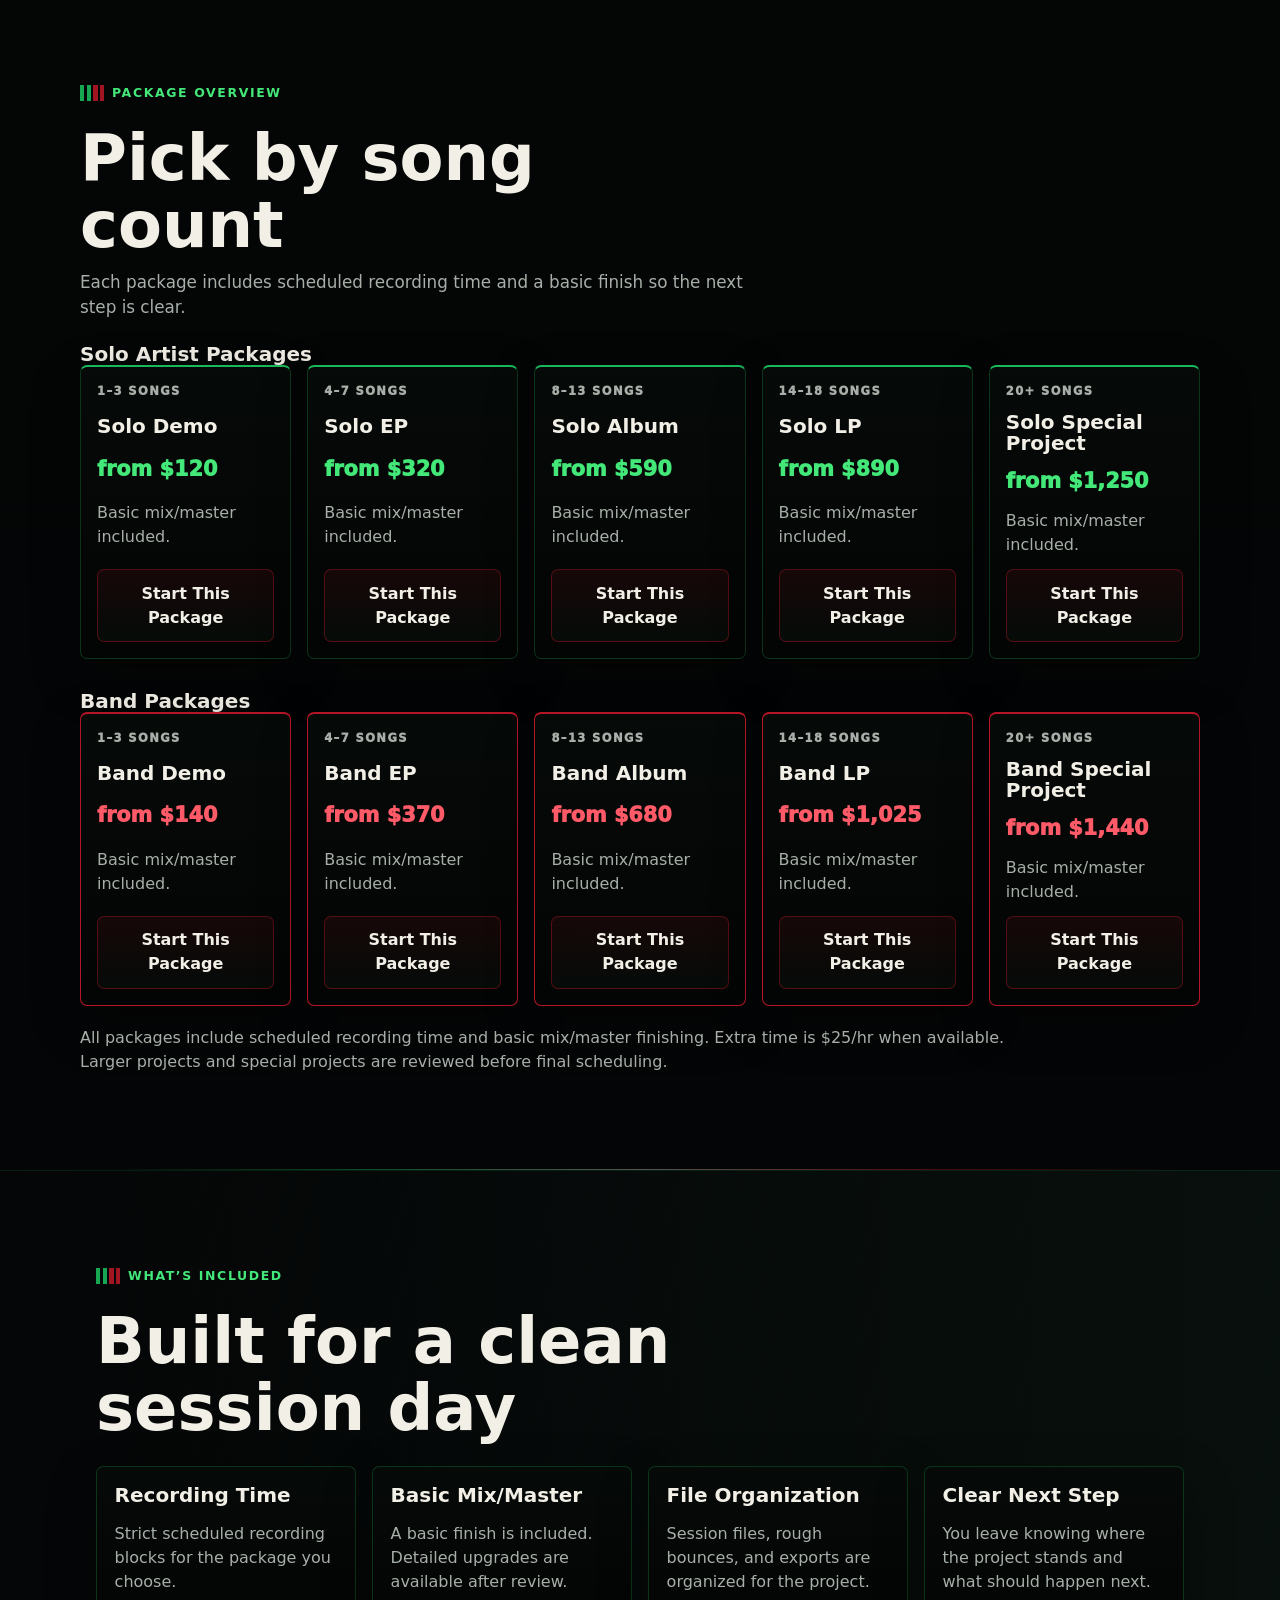
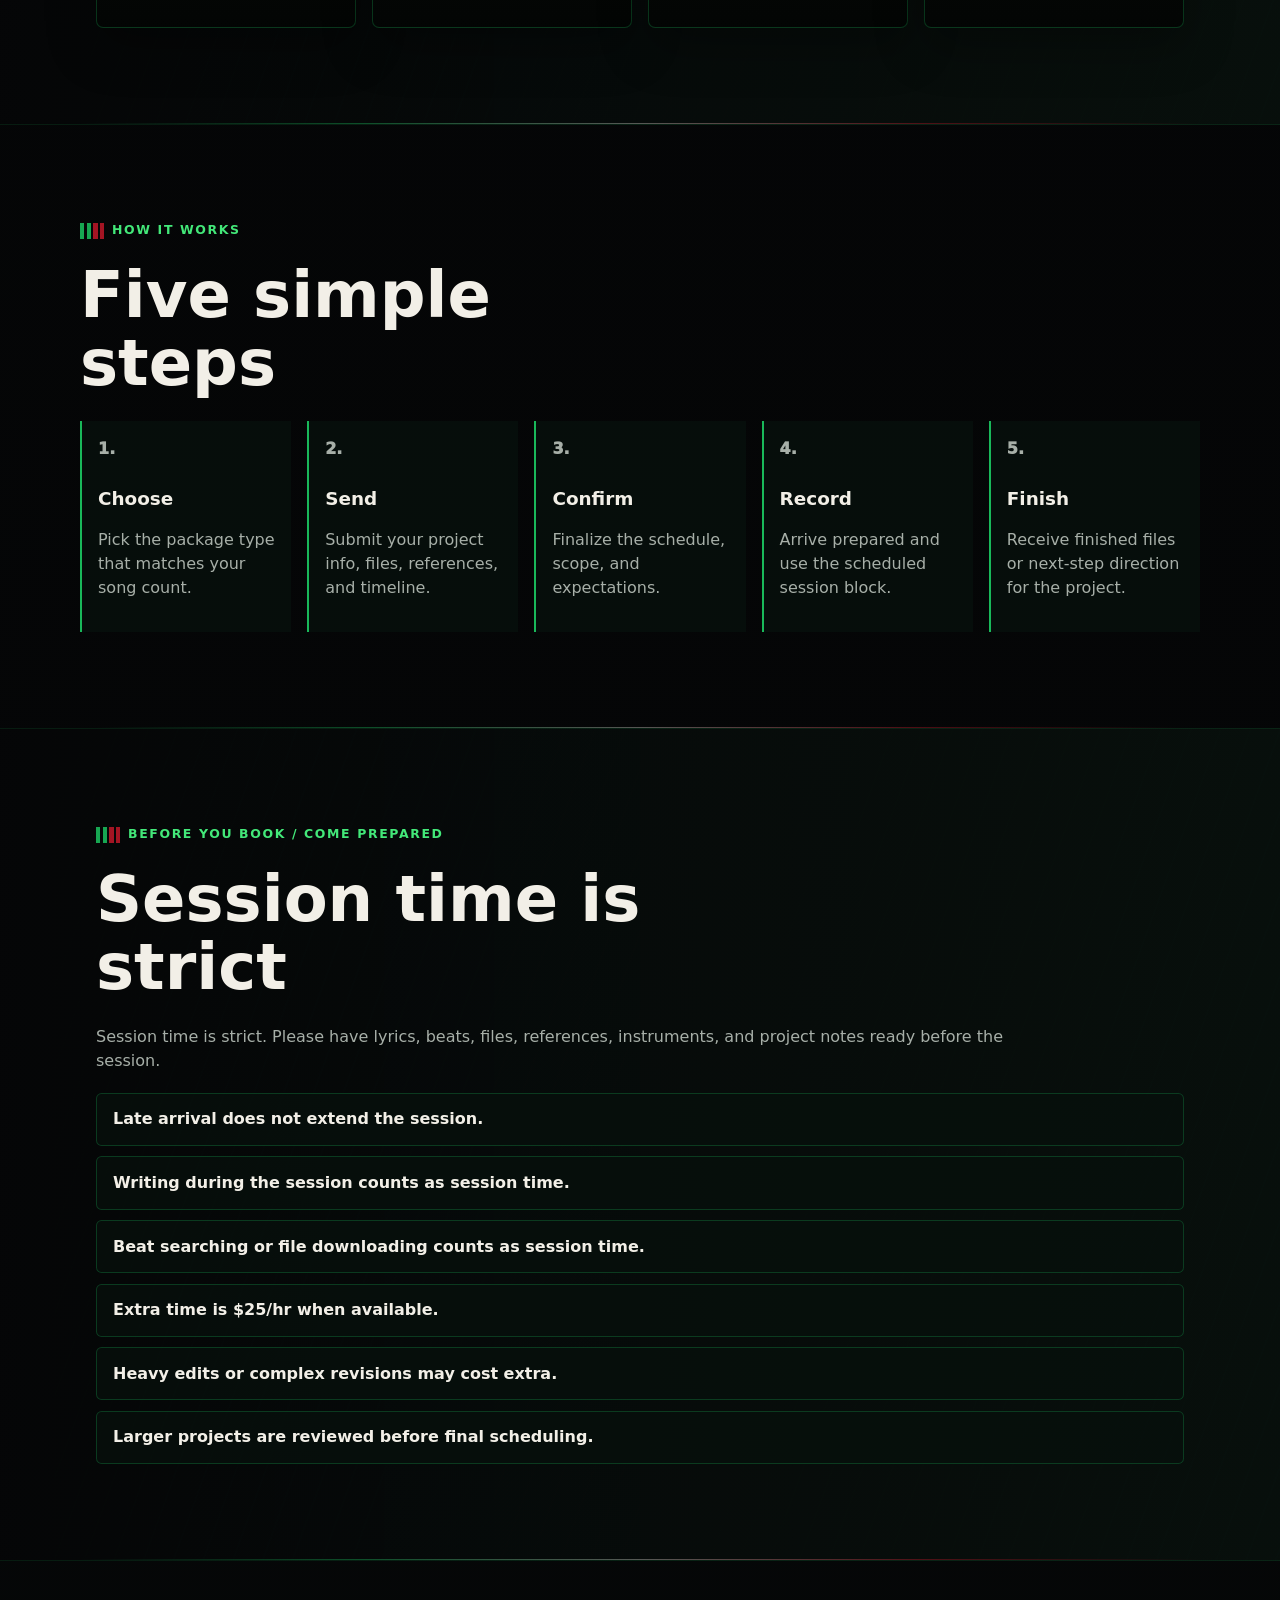
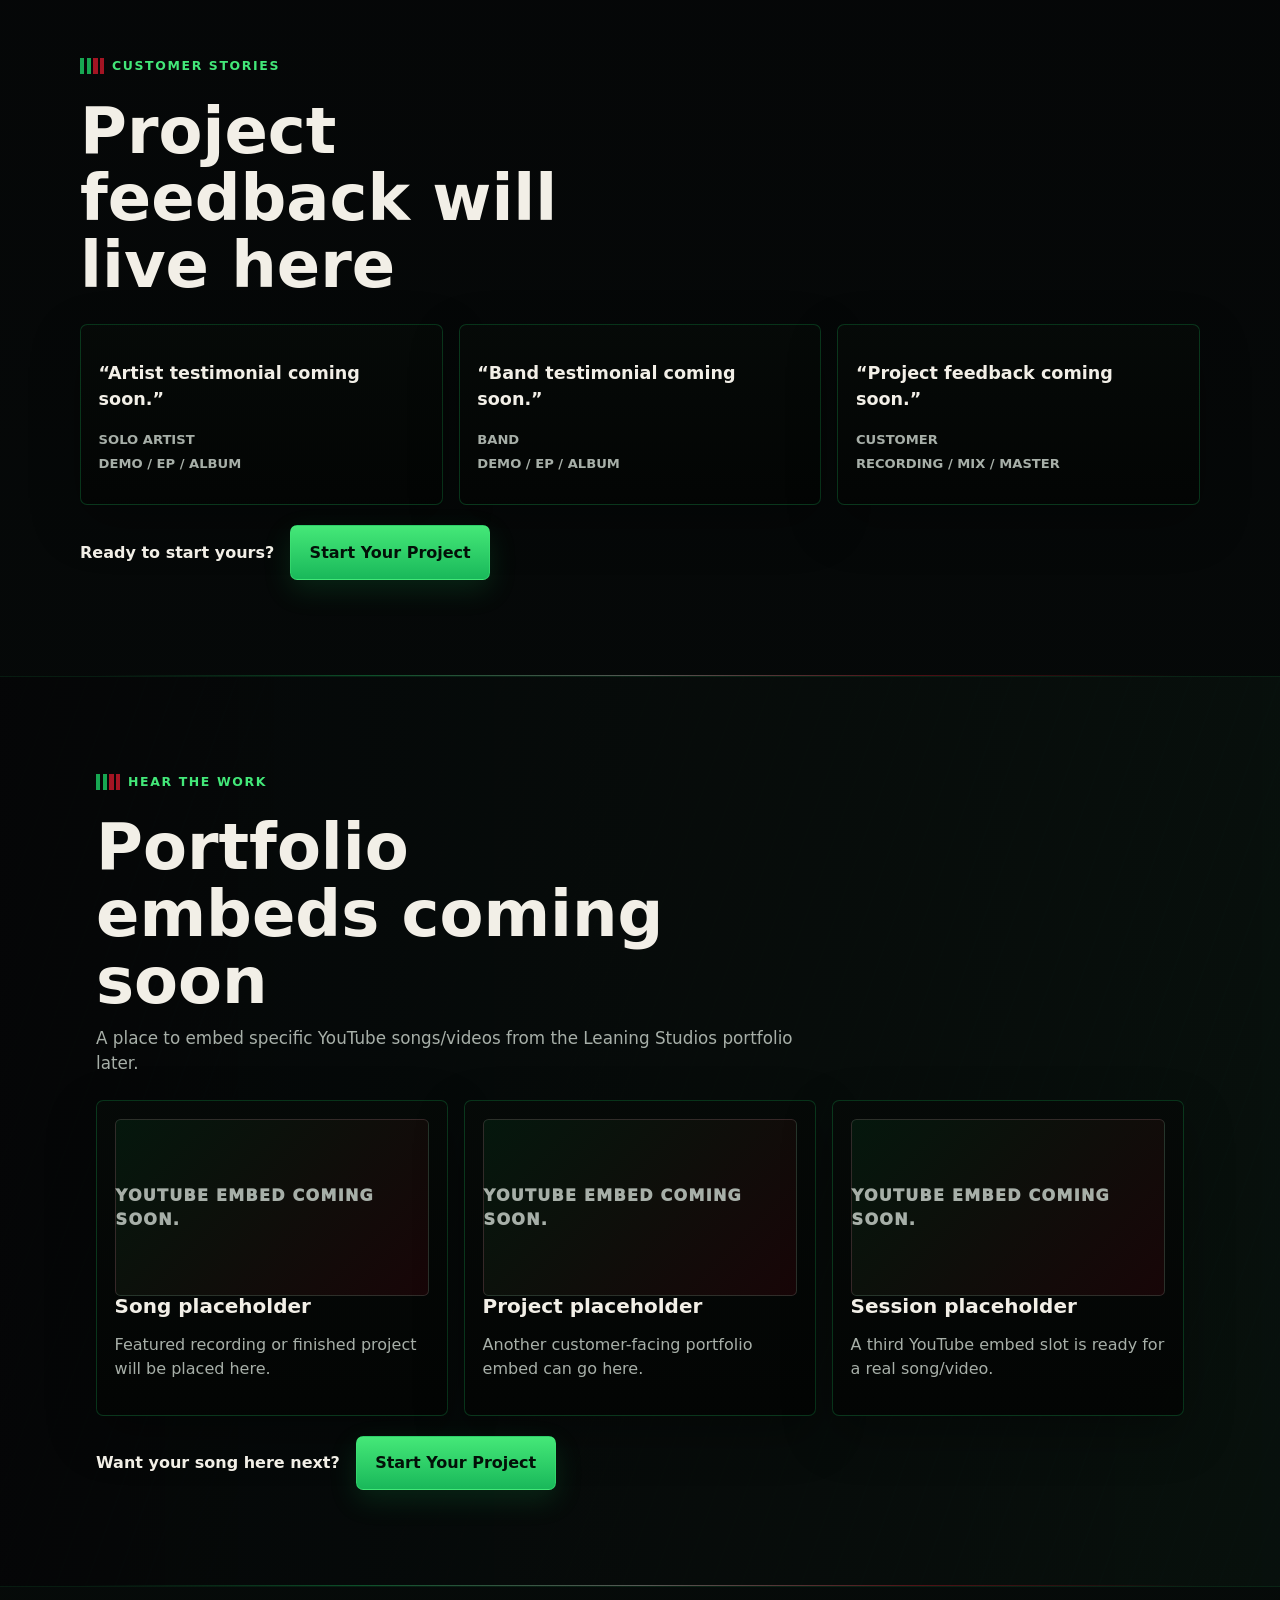
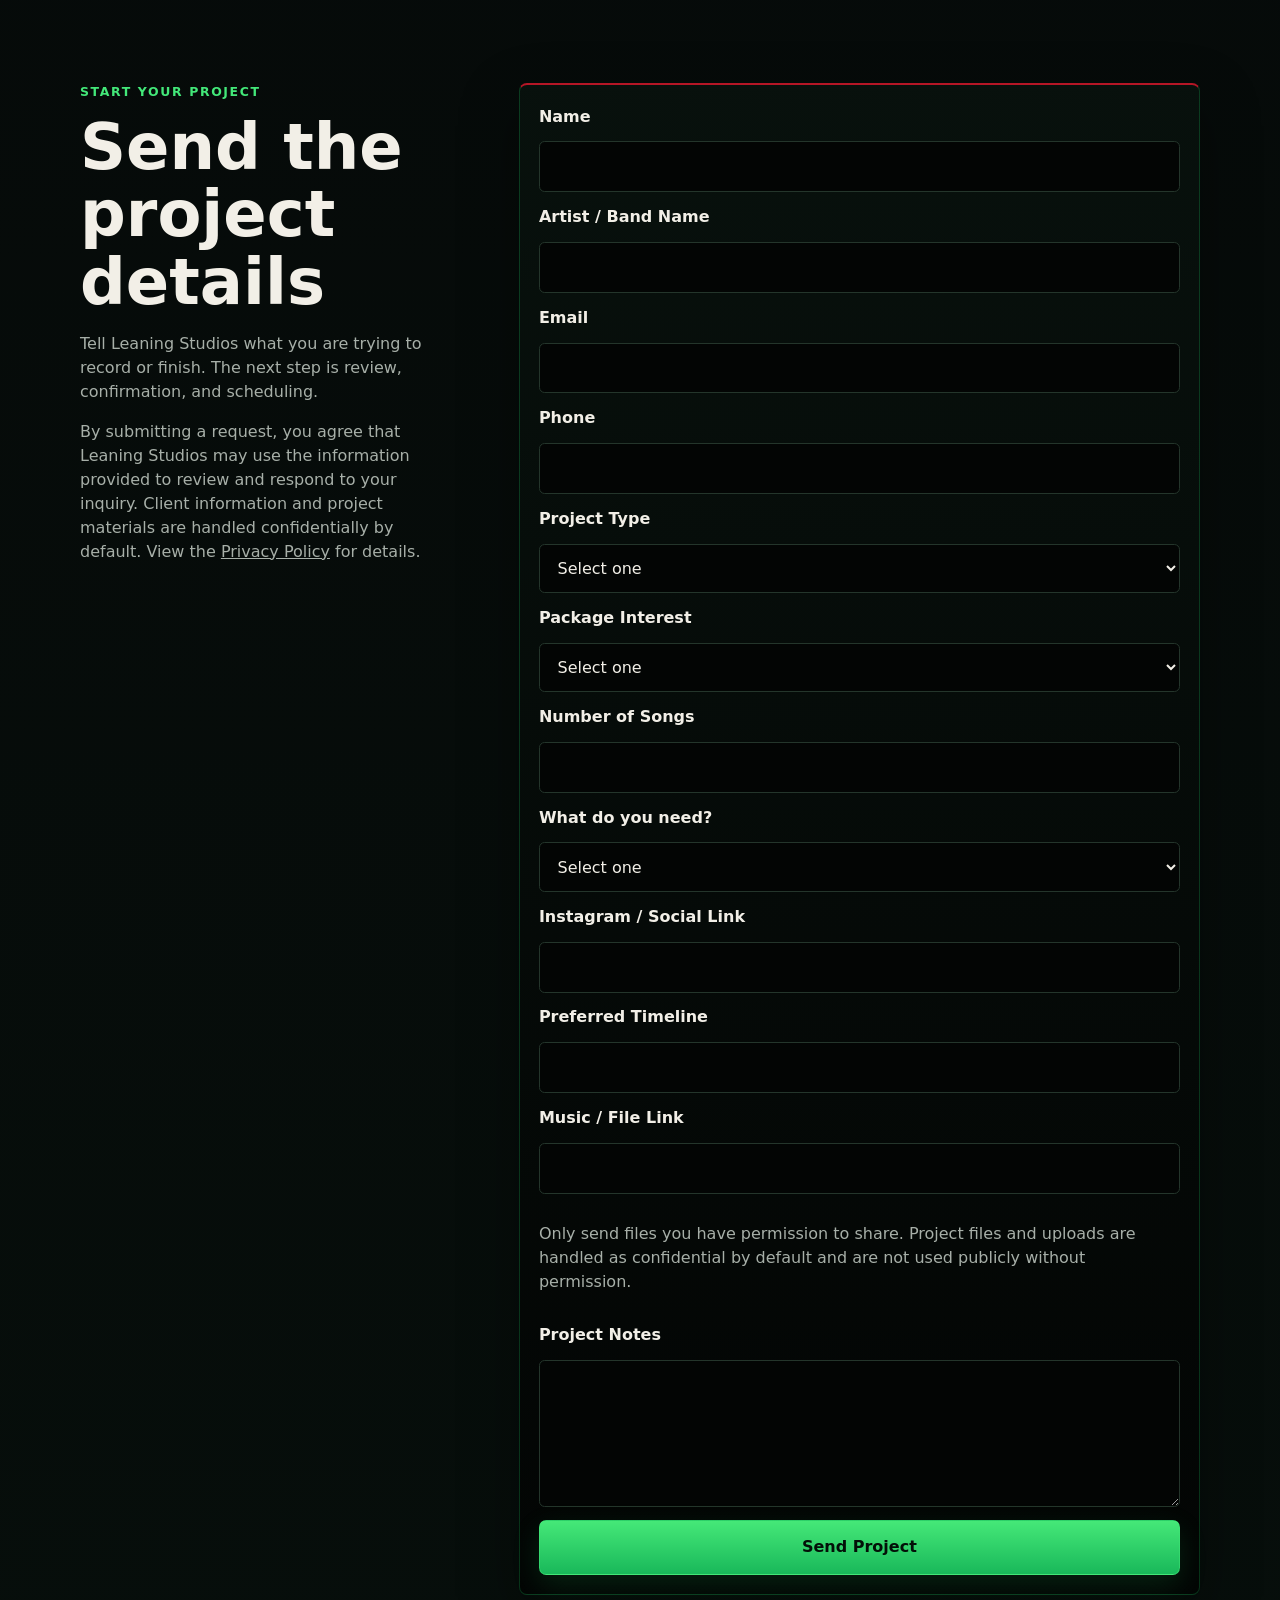
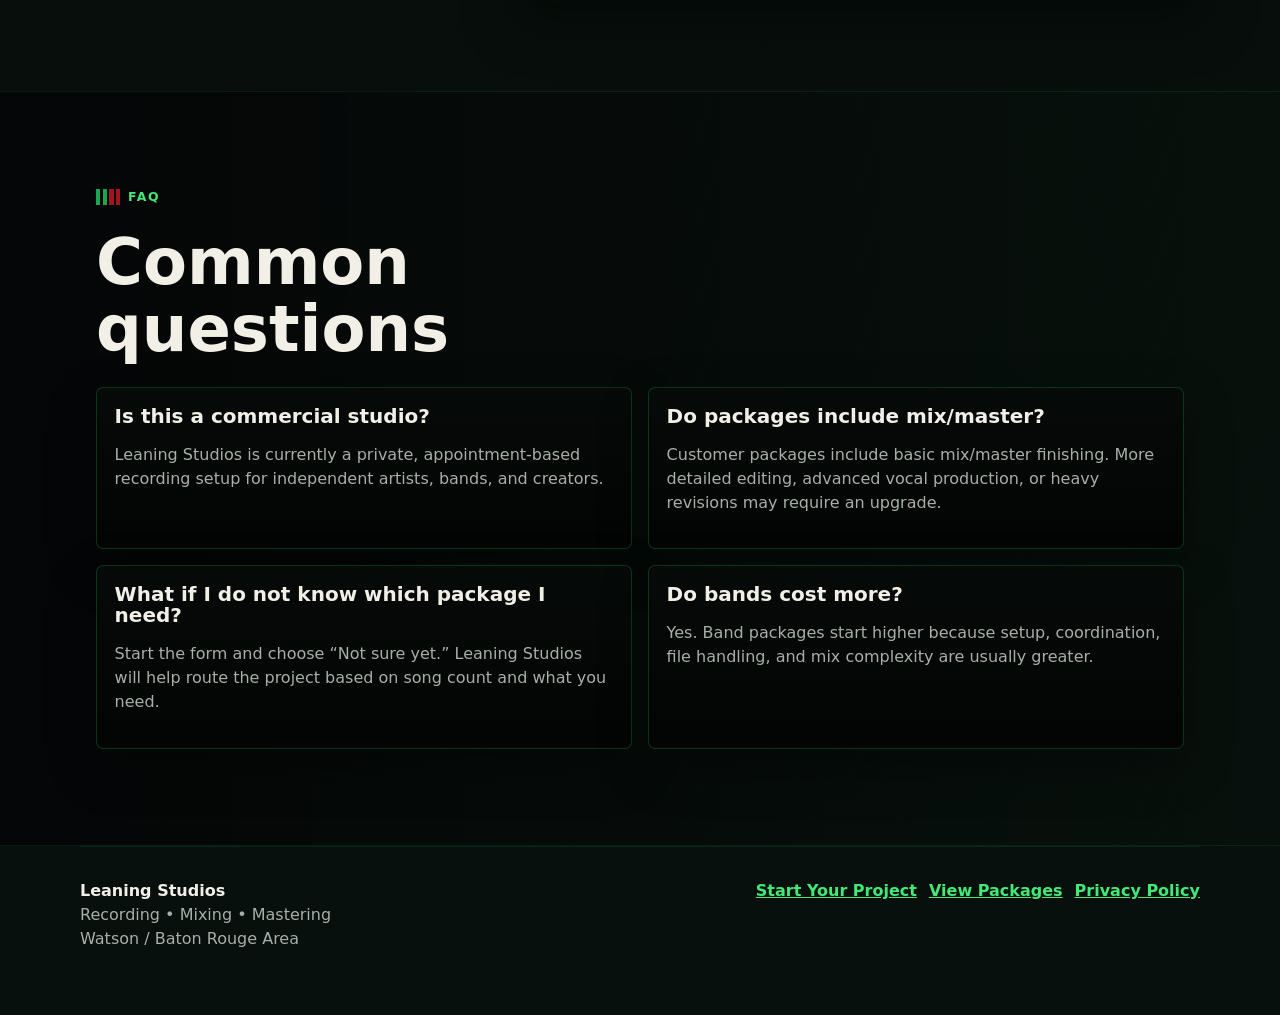
<file: start/index.html>
<!doctype html>
<html lang="en">
  <head>
    <meta charset="utf-8">
    <meta name="viewport" content="width=device-width, initial-scale=1">
    <title>Start Your Project | Leaning Studios</title>
    <meta
      name="description"
      content="Start a Leaning Studios recording, mixing, or mastering project for solo artists and bands in the Watson and Baton Rouge area."
    >
    <link rel="canonical" href="https://leaningstudios.com/start/">
    <link rel="icon" href="/assets/icons/favicon.svg" type="image/svg+xml">
    <link rel="stylesheet" href="/styles.css">
    <style>
      .start-page {
        background:
          radial-gradient(circle at 14% 4%, rgba(25, 184, 90, 0.17), transparent 24rem),
          radial-gradient(circle at 92% 2%, rgba(181, 22, 38, 0.16), transparent 28rem),
          linear-gradient(180deg, #030404 0%, #050607 48%, #07100c 100%);
      }

      .start-wrap,
      .start-footer {
        width: min(1120px, calc(100% - 2rem));
        margin: 0 auto;
      }

      .start-header {
        border-bottom: 1px solid rgba(25, 184, 90, 0.18);
        background: rgba(3, 4, 4, 0.88);
        backdrop-filter: blur(18px);
      }

      .start-nav {
        display: flex;
        align-items: center;
        justify-content: space-between;
        gap: 1rem;
        width: min(1120px, calc(100% - 2rem));
        margin: 0 auto;
        padding: 0.75rem 0;
      }

      .start-brand {
        display: inline-flex;
        align-items: center;
        gap: 0.7rem;
        min-width: max-content;
        text-decoration: none;
      }

      .start-brand img {
        width: 3.1rem;
        height: 3.1rem;
        flex: 0 0 auto;
      }

      .start-wordmark {
        display: grid;
        gap: 0.06rem;
        font-weight: 950;
        line-height: 1;
        letter-spacing: 0.14em;
      }

      .start-wordmark span {
        display: block;
      }

      .start-wordmark .red {
        color: var(--signal-red);
      }

      .start-wordmark .green {
        color: var(--signal-green);
      }

      .start-links {
        display: flex;
        align-items: center;
        justify-content: flex-end;
        flex-wrap: wrap;
        gap: 0.4rem;
      }

      .start-links a {
        min-height: 2.4rem;
        padding: 0.58rem 0.72rem;
        border-radius: 0.35rem;
        color: var(--muted);
        font-size: 0.82rem;
        font-weight: 850;
        letter-spacing: 0.06em;
        text-decoration: none;
        text-transform: uppercase;
      }

      .start-links a:hover,
      .start-links a:focus-visible {
        background: linear-gradient(90deg, rgba(25, 184, 90, 0.13), rgba(181, 22, 38, 0.09));
        color: var(--text);
      }

      .nav-cta {
        border: 1px solid rgba(25, 184, 90, 0.52);
        color: var(--text) !important;
      }

      .start-hero {
        position: relative;
        isolation: isolate;
        display: grid;
        grid-template-columns: minmax(0, 1fr) minmax(260px, 0.42fr);
        gap: clamp(1.5rem, 5vw, 4rem);
        align-items: center;
        min-height: calc(100svh - 76px);
        padding: clamp(4rem, 8vw, 7rem) 0 clamp(3rem, 7vw, 5rem);
      }

      .start-hero::before {
        content: "";
        position: absolute;
        inset: 0;
        left: 50%;
        z-index: -2;
        width: 100vw;
        transform: translateX(-50%);
        /* TODO: Replace gradient hero with /assets/images/studio-hero-bg.jpg once final asset is exported from Krita. */
        background:
          linear-gradient(90deg, rgba(3, 4, 4, 0.98) 0%, rgba(5, 6, 7, 0.92) 46%, rgba(5, 6, 7, 0.78) 100%),
          radial-gradient(circle at 72% 36%, rgba(25, 184, 90, 0.16), transparent 20rem),
          radial-gradient(circle at 88% 24%, rgba(181, 22, 38, 0.16), transparent 22rem),
          repeating-linear-gradient(110deg, transparent 0 28px, rgba(242, 239, 231, 0.035) 29px 30px);
      }

      .start-hero::after,
      .wave-divider::after {
        content: "";
        position: absolute;
        pointer-events: none;
      }

      .start-hero::after {
        right: clamp(0rem, 5vw, 4rem);
        bottom: 12%;
        z-index: -1;
        width: min(34rem, 45vw);
        height: 12rem;
        background:
          linear-gradient(90deg, transparent 0 8%, rgba(242, 239, 231, 0.18) 8% 9%, transparent 9% 15%, rgba(25, 184, 90, 0.45) 15% 16%, transparent 16% 20%, rgba(242, 239, 231, 0.28) 20% 21%, transparent 21% 25%, rgba(181, 22, 38, 0.42) 25% 26%, transparent 26% 100%);
        clip-path: polygon(0 58%, 10% 58%, 13% 40%, 17% 74%, 21% 24%, 25% 84%, 30% 52%, 36% 52%, 40% 64%, 45% 42%, 51% 66%, 58% 50%, 70% 50%, 74% 36%, 80% 70%, 86% 42%, 93% 58%, 100% 58%, 100% 62%, 0 62%);
        opacity: 0.48;
      }

      .hero-kicker {
        display: inline-flex;
        align-items: center;
        gap: 0.55rem;
      }

      .meter-mini {
        display: inline-grid;
        grid-template-columns: repeat(4, 0.28rem);
        align-items: end;
        gap: 0.18rem;
        height: 1.1rem;
      }

      .meter-mini span {
        display: block;
        width: 0.28rem;
        border-radius: 999px;
        background: var(--signal-green);
      }

      .meter-mini span:nth-child(1) { height: 42%; }
      .meter-mini span:nth-child(2) { height: 74%; }
      .meter-mini span:nth-child(3) { height: 100%; background: var(--signal-red); }
      .meter-mini span:nth-child(4) { height: 56%; background: var(--signal-red); }

      .start-hero h1 {
        max-width: 12ch;
        font-size: clamp(3.1rem, 8.6vw, 7rem);
        letter-spacing: 0;
        text-transform: uppercase;
      }

      .headline-line {
        display: block;
      }

      .headline-green {
        color: var(--signal-green);
      }

      .headline-red {
        color: var(--signal-red);
      }

      .hero-copy {
        max-width: 42rem;
        margin: 1.25rem 0 0;
        color: var(--text);
        font-size: clamp(1.16rem, 2vw, 1.45rem);
        font-weight: 800;
      }

      .service-line,
      .section-copy,
      .table-note,
      .prep-copy {
        color: var(--muted);
      }

      .service-line {
        margin: 1rem 0 0;
        font-weight: 850;
        letter-spacing: 0.08em;
        text-transform: uppercase;
      }

      .hero-side {
        padding: 1.1rem;
        border-top-color: rgba(25, 184, 90, 0.6);
      }

      .shield-ghost {
        width: 7rem;
        margin-bottom: 1rem;
        opacity: 0.9;
      }

      .start-section {
        position: relative;
        padding: clamp(3rem, 8vw, 6rem) 0;
        scroll-margin-top: 6rem;
      }

      .start-band {
        width: 100%;
        max-width: none;
        padding-right: max(1rem, calc((100% - 1120px) / 2));
        padding-left: max(1rem, calc((100% - 1120px) / 2));
        border-block: 1px solid rgba(25, 184, 90, 0.12);
        background:
          linear-gradient(90deg, rgba(5, 6, 7, 0.97), rgba(8, 17, 13, 0.83)),
          repeating-linear-gradient(110deg, transparent 0 26px, rgba(25, 184, 90, 0.035) 27px 28px);
      }

      .section-heading {
        position: relative;
      }

      .section-heading .eyebrow {
        display: inline-flex;
        align-items: center;
        gap: 0.5rem;
      }

      .section-heading .eyebrow::before {
        content: "";
        width: 1.5rem;
        height: 1rem;
        background:
          linear-gradient(90deg, var(--signal-green) 0 18%, transparent 18% 28%, var(--signal-green) 28% 46%, transparent 46% 56%, var(--signal-red) 56% 74%, transparent 74% 84%, var(--signal-red) 84%);
        opacity: 0.9;
      }

      .wave-divider {
        position: relative;
      }

      .wave-divider::after {
        left: 50%;
        bottom: 0;
        width: min(1120px, calc(100% - 2rem));
        height: 1px;
        transform: translateX(-50%);
        background: linear-gradient(90deg, transparent, rgba(25, 184, 90, 0.4), rgba(242, 239, 231, 0.34), rgba(181, 22, 38, 0.42), transparent);
      }

      .brand-card {
        border: 1px solid var(--green-border);
        border-radius: 0.45rem;
        background: linear-gradient(180deg, rgba(6, 10, 8, 0.96), rgba(3, 5, 4, 0.94));
        box-shadow: 0 18px 50px rgba(0, 0, 0, 0.32);
      }

      .lane-grid,
      .included-grid,
      .stories-grid,
      .video-grid,
      .faq-grid,
      .package-grid {
        display: grid;
        gap: 1rem;
      }

      .lane-grid,
      .faq-grid {
        grid-template-columns: repeat(2, minmax(0, 1fr));
      }

      .included-grid,
      .stories-grid,
      .video-grid {
        grid-template-columns: repeat(3, minmax(0, 1fr));
      }

      .included-grid {
        grid-template-columns: repeat(4, minmax(0, 1fr));
      }

      .lane-card,
      .included-card,
      .story-card,
      .video-card,
      .faq-card {
        padding: 1.1rem;
      }

      .lane-card p,
      .included-card p,
      .story-card p,
      .video-card p,
      .faq-card p {
        color: var(--muted);
      }

      .package-block + .package-block {
        margin-top: 2rem;
      }

      .package-grid {
        grid-template-columns: repeat(5, minmax(0, 1fr));
      }

      .package-card {
        display: grid;
        gap: 0.75rem;
        min-height: 15rem;
        padding: 1rem;
        border-top: 2px solid var(--signal-green);
      }

      .package-card.band {
        border-color: var(--signal-red);
      }

      .package-meta {
        color: var(--muted);
        font-size: 0.72rem;
        font-weight: 950;
        letter-spacing: 0.12em;
        text-transform: uppercase;
      }

      .package-price {
        color: var(--accent-strong);
        font-size: 1.3rem;
        font-weight: 950;
      }

      .package-card.band .package-price {
        color: #ff5a68;
      }

      .package-card p {
        margin: 0;
        color: var(--muted);
      }

      .package-card .button {
        align-self: end;
        min-height: 2.8rem;
        padding: 0.7rem 0.75rem;
      }

      .table-note {
        max-width: 60rem;
        margin: 1.25rem 0 0;
      }

      .process-steps {
        display: grid;
        grid-template-columns: repeat(5, minmax(0, 1fr));
        gap: 1rem;
        padding: 0;
        margin: 0;
        list-style: none;
      }

      .process-steps li {
        min-height: 11rem;
        padding: 1rem;
        border-left: 2px solid var(--accent);
        background: rgba(8, 17, 13, 0.72);
      }

      .process-steps span {
        display: block;
        color: var(--muted);
        font-weight: 950;
      }

      .process-steps strong {
        display: block;
        margin-top: 1.5rem;
        color: var(--text);
        font-size: 1.15rem;
      }

      .process-steps p {
        color: var(--muted);
      }

      .prep-copy {
        max-width: 58rem;
      }

      .prep-list {
        display: grid;
        gap: 0.65rem;
        margin: 1.25rem 0 0;
        padding: 0;
        list-style: none;
      }

      .prep-list li {
        padding: 0.85rem 1rem;
        border: 1px solid var(--green-border);
        border-radius: 0.35rem;
        background: rgba(8, 17, 13, 0.74);
        font-weight: 800;
      }

      .story-quote {
        color: var(--text) !important;
        font-size: 1.1rem;
        font-weight: 850;
      }

      .story-meta {
        display: grid;
        gap: 0.25rem;
        color: var(--muted);
        font-size: 0.82rem;
        font-weight: 850;
        text-transform: uppercase;
      }

      .section-cta {
        display: flex;
        flex-wrap: wrap;
        gap: 1rem;
        align-items: center;
        margin-top: 1.25rem;
      }

      .video-placeholder {
        display: grid;
        place-items: center;
        aspect-ratio: 16 / 9;
        border: 1px solid rgba(242, 239, 231, 0.14);
        border-radius: 0.35rem;
        background:
          linear-gradient(135deg, rgba(25, 184, 90, 0.11), rgba(181, 22, 38, 0.12)),
          #020303;
        color: var(--muted);
        font-weight: 950;
        letter-spacing: 0.08em;
        text-transform: uppercase;
      }

      .start-form-panel {
        display: grid;
        grid-template-columns: minmax(0, 0.55fr) minmax(320px, 1fr);
        gap: clamp(1.5rem, 5vw, 4rem);
        align-items: start;
      }

      .start-form-copy {
        position: sticky;
        top: 6rem;
      }

      .start-form {
        display: grid;
        gap: 0.8rem;
        padding: 1.2rem;
        border: 1px solid var(--green-border);
        border-top: 2px solid var(--signal-red);
        border-radius: 0.5rem;
        background: linear-gradient(180deg, rgba(8, 17, 13, 0.98), rgba(3, 5, 4, 0.96));
        box-shadow: var(--shadow);
      }

      .start-form label {
        color: var(--text);
        font-weight: 850;
      }

      .start-form input,
      .start-form select,
      .start-form textarea {
        width: 100%;
        min-height: 3.1rem;
        padding: 0.78rem 0.85rem;
        border: 1px solid var(--line);
        border-radius: 0.35rem;
        background: #030504;
        color: var(--text);
      }

      .start-form textarea {
        resize: vertical;
      }

      .start-form input:focus,
      .start-form select:focus,
      .start-form textarea:focus {
        outline: 3px solid rgba(25, 184, 90, 0.28);
        border-color: var(--accent);
      }

      .start-footer-panel {
        display: flex;
        justify-content: space-between;
        gap: 1rem;
        padding: 2rem 0 4rem;
        border-top: 1px solid rgba(25, 184, 90, 0.14);
        color: var(--muted);
      }

      .start-footer-panel strong,
      .start-footer-panel span {
        display: block;
      }

      .start-footer-panel strong {
        color: var(--text);
      }

      .start-footer-panel nav {
        display: flex;
        flex-wrap: wrap;
        gap: 0.75rem;
      }

      .start-footer-panel a {
        color: var(--accent-strong);
        font-weight: 850;
      }

      @media (max-width: 1050px) {
        .package-grid,
        .process-steps {
          grid-template-columns: repeat(2, minmax(0, 1fr));
        }
      }

      @media (max-width: 900px) {
        .start-nav,
        .start-hero,
        .start-form-panel {
          grid-template-columns: 1fr;
        }

        .start-nav {
          display: grid;
        }

        .start-links {
          justify-content: flex-start;
        }

        .included-grid,
        .stories-grid,
        .video-grid {
          grid-template-columns: repeat(2, minmax(0, 1fr));
        }

        .start-form-copy {
          position: static;
        }
      }

      @media (max-width: 560px) {
        .start-wrap,
        .start-footer,
        .start-hero {
          width: min(100% - 1rem, 1120px);
        }

        .start-links {
          display: grid;
          grid-template-columns: repeat(2, minmax(0, 1fr));
        }

        .start-links a {
          display: flex;
          align-items: center;
          justify-content: center;
          background: rgba(8, 17, 13, 0.9);
          text-align: center;
        }

        .start-hero {
          min-height: auto;
        }

        .start-hero h1 {
          font-size: clamp(3rem, 17vw, 4.35rem);
        }

        .hero-actions .button,
        .lane-card .button,
        .package-card .button,
        .section-cta .button {
          width: 100%;
        }

        .lane-grid,
        .included-grid,
        .stories-grid,
        .video-grid,
        .faq-grid,
        .package-grid,
        .process-steps {
          grid-template-columns: 1fr;
        }

        .start-form {
          padding: 1rem;
        }

        .start-footer-panel {
          flex-direction: column;
        }
      }
    </style>
  </head>
  <body class="start-page">
    <a class="skip-link" href="#main">Skip to content</a>

    <header class="start-header">
      <nav class="start-nav" aria-label="Primary navigation">
        <a class="start-brand" href="/" aria-label="Leaning Studios home">
          <img
            src="/assets/logos/leaning-studios-shield-mark.svg"
            alt="Leaning Studios"
            width="54"
            height="54"
          >
          <!-- TODO: Replace text fallback with /assets/logo/ls-wordmark.png once final transparent asset is exported from Krita. -->
          <span class="start-wordmark" aria-hidden="true">
            <span class="red">LEANING</span>
            <span class="green">STUDIOS</span>
          </span>
        </a>

        <div class="start-links">
          <a href="#packages">Packages</a>
          <a href="#included">Included</a>
          <a href="#how-it-works">How It Works</a>
          <a href="#stories">Stories</a>
          <a href="#hear-the-work">Hear the Work</a>
          <a class="nav-cta" href="#start">Start Project</a>
        </div>
      </nav>
    </header>

    <main id="main">
      <section class="start-hero start-wrap wave-divider" aria-labelledby="hero-title">
        <div>
          <p class="eyebrow hero-kicker">
            <span class="meter-mini" aria-hidden="true"><span></span><span></span><span></span><span></span></span>
            Record Local. Release Clean.
          </p>
          <h1 id="hero-title">
            <span class="headline-line">Record Local.</span>
            <span class="headline-line"><span class="headline-green">Release</span> <span class="headline-red">Clean.</span></span>
          </h1>
          <p class="hero-copy">
            Recording, mixing, and basic project packages for solo artists and bands in the Watson / Baton Rouge area.
          </p>
          <p class="service-line">Tracking • Mixing • Basic Mastering • Project Packages</p>
          <div class="hero-actions">
            <a class="button button-primary" href="#start">Start Project</a>
            <a class="button button-secondary" href="#packages">View Packages</a>
          </div>
        </div>
        <aside class="brand-card hero-side" aria-label="Leaning Studios session focus">
          <img class="shield-ghost" src="/assets/logos/leaning-studios-shield-mark.svg" alt="">
          <h2>Record. Finish. Release.</h2>
          <p class="section-copy">Private, appointment-based recording for artists and bands who want a clear path from idea to finished recording.</p>
        </aside>
      </section>

      <section class="start-section start-band wave-divider" aria-labelledby="lanes-title">
        <div class="start-wrap">
          <div class="section-heading">
            <p class="eyebrow">Choose Your Lane</p>
            <h2 id="lanes-title">Start with the project type</h2>
          </div>
          <div class="lane-grid">
            <article class="brand-card lane-card">
              <h3>Solo Artists</h3>
              <p>For rappers, singers, songwriters, vocalists, and independent artists recording over beats or instrumentals.</p>
              <a class="button button-secondary" href="#packages">View Packages</a>
            </article>
            <article class="brand-card lane-card">
              <h3>Bands</h3>
              <p>For bands, groups, duos, and instrument-based projects that need more setup, coordination, and mix attention.</p>
              <a class="button button-secondary" href="#packages">View Packages</a>
            </article>
          </div>
        </div>
      </section>

      <section class="start-section start-wrap wave-divider" id="packages" aria-labelledby="packages-title">
        <div class="section-heading">
          <p class="eyebrow">Package Overview</p>
          <h2 id="packages-title">Pick by song count</h2>
          <p class="section-copy">Each package includes scheduled recording time and a basic finish so the next step is clear.</p>
        </div>

        <div class="package-block">
          <h3>Solo Artist Packages</h3>
          <div class="package-grid">
            <article class="brand-card package-card">
              <span class="package-meta">1–3 songs</span>
              <h3>Solo Demo</h3>
              <strong class="package-price">from $120</strong>
              <p>Basic mix/master included.</p>
              <a class="button button-secondary" href="#start">Start This Package</a>
            </article>
            <article class="brand-card package-card">
              <span class="package-meta">4–7 songs</span>
              <h3>Solo EP</h3>
              <strong class="package-price">from $320</strong>
              <p>Basic mix/master included.</p>
              <a class="button button-secondary" href="#start">Start This Package</a>
            </article>
            <article class="brand-card package-card">
              <span class="package-meta">8–13 songs</span>
              <h3>Solo Album</h3>
              <strong class="package-price">from $590</strong>
              <p>Basic mix/master included.</p>
              <a class="button button-secondary" href="#start">Start This Package</a>
            </article>
            <article class="brand-card package-card">
              <span class="package-meta">14–18 songs</span>
              <h3>Solo LP</h3>
              <strong class="package-price">from $890</strong>
              <p>Basic mix/master included.</p>
              <a class="button button-secondary" href="#start">Start This Package</a>
            </article>
            <article class="brand-card package-card">
              <span class="package-meta">20+ songs</span>
              <h3>Solo Special Project</h3>
              <strong class="package-price">from $1,250</strong>
              <p>Basic mix/master included.</p>
              <a class="button button-secondary" href="#start">Start This Package</a>
            </article>
          </div>
        </div>

        <div class="package-block">
          <h3>Band Packages</h3>
          <div class="package-grid">
            <article class="brand-card package-card band">
              <span class="package-meta">1–3 songs</span>
              <h3>Band Demo</h3>
              <strong class="package-price">from $140</strong>
              <p>Basic mix/master included.</p>
              <a class="button button-secondary" href="#start">Start This Package</a>
            </article>
            <article class="brand-card package-card band">
              <span class="package-meta">4–7 songs</span>
              <h3>Band EP</h3>
              <strong class="package-price">from $370</strong>
              <p>Basic mix/master included.</p>
              <a class="button button-secondary" href="#start">Start This Package</a>
            </article>
            <article class="brand-card package-card band">
              <span class="package-meta">8–13 songs</span>
              <h3>Band Album</h3>
              <strong class="package-price">from $680</strong>
              <p>Basic mix/master included.</p>
              <a class="button button-secondary" href="#start">Start This Package</a>
            </article>
            <article class="brand-card package-card band">
              <span class="package-meta">14–18 songs</span>
              <h3>Band LP</h3>
              <strong class="package-price">from $1,025</strong>
              <p>Basic mix/master included.</p>
              <a class="button button-secondary" href="#start">Start This Package</a>
            </article>
            <article class="brand-card package-card band">
              <span class="package-meta">20+ songs</span>
              <h3>Band Special Project</h3>
              <strong class="package-price">from $1,440</strong>
              <p>Basic mix/master included.</p>
              <a class="button button-secondary" href="#start">Start This Package</a>
            </article>
          </div>
        </div>

        <p class="table-note">
          All packages include scheduled recording time and basic mix/master finishing. Extra time is $25/hr when available. Larger projects and special projects are reviewed before final scheduling.
        </p>
      </section>

      <section class="start-section start-band wave-divider" id="included" aria-labelledby="included-title">
        <div class="start-wrap">
          <div class="section-heading">
            <p class="eyebrow">What’s Included</p>
            <h2 id="included-title">Built for a clean session day</h2>
          </div>
          <div class="included-grid">
            <article class="brand-card included-card">
              <h3>Recording Time</h3>
              <p>Strict scheduled recording blocks for the package you choose.</p>
            </article>
            <article class="brand-card included-card">
              <h3>Basic Mix/Master</h3>
              <p>A basic finish is included. Detailed upgrades are available after review.</p>
            </article>
            <article class="brand-card included-card">
              <h3>File Organization</h3>
              <p>Session files, rough bounces, and exports are organized for the project.</p>
            </article>
            <article class="brand-card included-card">
              <h3>Clear Next Step</h3>
              <p>You leave knowing where the project stands and what should happen next.</p>
            </article>
          </div>
        </div>
      </section>

      <section class="start-section start-wrap wave-divider" id="how-it-works" aria-labelledby="works-title">
        <div class="section-heading">
          <p class="eyebrow">How It Works</p>
          <h2 id="works-title">Five simple steps</h2>
        </div>
        <ol class="process-steps">
          <li><span>1.</span><strong>Choose</strong><p>Pick the package type that matches your song count.</p></li>
          <li><span>2.</span><strong>Send</strong><p>Submit your project info, files, references, and timeline.</p></li>
          <li><span>3.</span><strong>Confirm</strong><p>Finalize the schedule, scope, and expectations.</p></li>
          <li><span>4.</span><strong>Record</strong><p>Arrive prepared and use the scheduled session block.</p></li>
          <li><span>5.</span><strong>Finish</strong><p>Receive finished files or next-step direction for the project.</p></li>
        </ol>
      </section>

      <section class="start-section start-band wave-divider" aria-labelledby="prepared-title">
        <div class="start-wrap">
          <div class="section-heading">
            <p class="eyebrow">Before You Book / Come Prepared</p>
            <h2 id="prepared-title">Session time is strict</h2>
          </div>
          <p class="prep-copy">
            Session time is strict. Please have lyrics, beats, files, references, instruments, and project notes ready before the session.
          </p>
          <ul class="prep-list">
            <li>Late arrival does not extend the session.</li>
            <li>Writing during the session counts as session time.</li>
            <li>Beat searching or file downloading counts as session time.</li>
            <li>Extra time is $25/hr when available.</li>
            <li>Heavy edits or complex revisions may cost extra.</li>
            <li>Larger projects are reviewed before final scheduling.</li>
          </ul>
        </div>
      </section>

      <section class="start-section start-wrap wave-divider" id="stories" aria-labelledby="stories-title">
        <div class="section-heading">
          <p class="eyebrow">Customer Stories</p>
          <h2 id="stories-title">Project feedback will live here</h2>
        </div>
        <div class="stories-grid">
          <article class="brand-card story-card">
            <p class="story-quote">“Artist testimonial coming soon.”</p>
            <p class="story-meta"><span>Solo Artist</span><span>Demo / EP / Album</span></p>
          </article>
          <article class="brand-card story-card">
            <p class="story-quote">“Band testimonial coming soon.”</p>
            <p class="story-meta"><span>Band</span><span>Demo / EP / Album</span></p>
          </article>
          <article class="brand-card story-card">
            <p class="story-quote">“Project feedback coming soon.”</p>
            <p class="story-meta"><span>Customer</span><span>Recording / Mix / Master</span></p>
          </article>
        </div>
        <div class="section-cta">
          <strong>Ready to start yours?</strong>
          <a class="button button-primary" href="#start">Start Your Project</a>
        </div>
      </section>

      <section class="start-section start-band wave-divider" id="hear-the-work" aria-labelledby="work-title">
        <div class="start-wrap">
          <div class="section-heading">
            <p class="eyebrow">Hear the Work</p>
            <h2 id="work-title">Portfolio embeds coming soon</h2>
            <p class="section-copy">A place to embed specific YouTube songs/videos from the Leaning Studios portfolio later.</p>
          </div>
          <div class="video-grid">
            <article class="brand-card video-card">
              <div class="video-placeholder">YouTube embed coming soon.</div>
              <!-- Replace VIDEO_ID with the real YouTube video ID when ready. -->
              <!-- <iframe src="https://www.youtube.com/embed/VIDEO_ID" title="Leaning Studios portfolio song" allowfullscreen></iframe> -->
              <h3>Song placeholder</h3>
              <p>Featured recording or finished project will be placed here.</p>
            </article>
            <article class="brand-card video-card">
              <div class="video-placeholder">YouTube embed coming soon.</div>
              <!-- Replace VIDEO_ID with the real YouTube video ID when ready. -->
              <!-- <iframe src="https://www.youtube.com/embed/VIDEO_ID" title="Leaning Studios portfolio song" allowfullscreen></iframe> -->
              <h3>Project placeholder</h3>
              <p>Another customer-facing portfolio embed can go here.</p>
            </article>
            <article class="brand-card video-card">
              <div class="video-placeholder">YouTube embed coming soon.</div>
              <!-- Replace VIDEO_ID with the real YouTube video ID when ready. -->
              <!-- <iframe src="https://www.youtube.com/embed/VIDEO_ID" title="Leaning Studios portfolio song" allowfullscreen></iframe> -->
              <h3>Session placeholder</h3>
              <p>A third YouTube embed slot is ready for a real song/video.</p>
            </article>
          </div>
          <div class="section-cta">
            <strong>Want your song here next?</strong>
            <a class="button button-primary" href="#start">Start Your Project</a>
          </div>
        </div>
      </section>

      <section class="start-section start-wrap" id="start" aria-labelledby="form-title">
        <div class="start-form-panel">
          <div class="start-form-copy">
            <p class="eyebrow">Start Your Project</p>
            <h2 id="form-title">Send the project details</h2>
            <p class="section-copy">Tell Leaning Studios what you are trying to record or finish. The next step is review, confirmation, and scheduling.</p>
            <p class="section-copy">
              By submitting a request, you agree that Leaning Studios may use the information provided to review and respond to your inquiry.
              Client information and project materials are handled confidentially by default.
              View the <a href="../privacy-policy.html">Privacy Policy</a> for details.
            </p>
          </div>
          <form
            class="start-form"
            name="leaning-studios-start-project"
            method="POST"
            action="https://script.google.com/macros/s/AKfycbygv5no9qzxymrBNR2yqs6GQmfWCoOAd3VnnRYKY03bQQFepqG1vEBnbQVCJptT1PQ/exec"
            data-apps-script-intake
          >

            <label for="name">Name</label>
            <input id="name" name="name" type="text" autocomplete="name" required>

            <label for="artist-band-name">Artist / Band Name</label>
            <input id="artist-band-name" name="artist-band-name" type="text" autocomplete="organization" required>

            <label for="email">Email</label>
            <input id="email" name="email" type="email" autocomplete="email" required>

            <label for="phone">Phone</label>
            <input id="phone" name="phone" type="tel" autocomplete="tel" required>

            <label for="project-type">Project Type</label>
            <select id="project-type" name="project-type" required>
              <option value="">Select one</option>
              <option value="solo-artist">Solo Artist</option>
              <option value="band">Band</option>
              <option value="not-sure-yet">Not sure yet</option>
            </select>

            <label for="package-interest">Package Interest</label>
            <select id="package-interest" name="package-interest" required>
              <option value="">Select one</option>
              <option value="demo-1-3">Demo 1–3</option>
              <option value="ep-4-7">EP 4–7</option>
              <option value="album-8-13">Album 8–13</option>
              <option value="lp-14-18">LP 14–18</option>
              <option value="special-project-20-plus">Special Project 20+</option>
              <option value="not-sure-yet">Not sure yet</option>
            </select>

            <label for="number-of-songs">Number of Songs</label>
            <input id="number-of-songs" name="number-of-songs" type="text" required>

            <label for="need">What do you need?</label>
            <select id="need" name="need" required>
              <option value="">Select one</option>
              <option value="recording-basic-mix-master">Recording + basic mix/master</option>
              <option value="recording-only">Recording only</option>
              <option value="mix-master-only">Mix/master only</option>
              <option value="not-sure-yet">Not sure yet</option>
            </select>

            <label for="instagram-social">Instagram / Social Link</label>
            <input id="instagram-social" name="instagram-social" type="text">

            <label for="preferred-timeline">Preferred Timeline</label>
            <input id="preferred-timeline" name="preferred-timeline" type="text" required>

            <label for="music-file-link">Music / File Link</label>
            <input id="music-file-link" name="music-file-link" type="text">
            <p class="section-copy">
              Only send files you have permission to share. Project files and uploads are handled as confidential by default and are not used publicly without permission.
            </p>

            <label for="project-notes">Project Notes</label>
            <textarea id="project-notes" name="project-notes" rows="5" required></textarea>

            <p class="form-error" data-form-error hidden></p>
            <button class="button button-primary" type="submit">Send Project</button>
          </form>
        </div>
      </section>

      <section class="start-section start-band" aria-labelledby="faq-title">
        <div class="start-wrap">
          <div class="section-heading">
            <p class="eyebrow">FAQ</p>
            <h2 id="faq-title">Common questions</h2>
          </div>
          <div class="faq-grid">
            <article class="brand-card faq-card">
              <h3>Is this a commercial studio?</h3>
              <p>Leaning Studios is currently a private, appointment-based recording setup for independent artists, bands, and creators.</p>
            </article>
            <article class="brand-card faq-card">
              <h3>Do packages include mix/master?</h3>
              <p>Customer packages include basic mix/master finishing. More detailed editing, advanced vocal production, or heavy revisions may require an upgrade.</p>
            </article>
            <article class="brand-card faq-card">
              <h3>What if I do not know which package I need?</h3>
              <p>Start the form and choose “Not sure yet.” Leaning Studios will help route the project based on song count and what you need.</p>
            </article>
            <article class="brand-card faq-card">
              <h3>Do bands cost more?</h3>
              <p>Yes. Band packages start higher because setup, coordination, file handling, and mix complexity are usually greater.</p>
            </article>
          </div>
        </div>
      </section>
    </main>

    <footer class="start-footer start-footer-panel">
      <div>
        <strong>Leaning Studios</strong>
        <span>Recording • Mixing • Mastering</span>
        <span>Watson / Baton Rouge Area</span>
      </div>
      <nav aria-label="Footer navigation">
        <a href="#start">Start Your Project</a>
        <a href="#packages">View Packages</a>
        <a href="../privacy-policy.html">Privacy Policy</a>
      </nav>
    </footer>
    <script src="/script.js?v=0.1.0.14" defer></script>
  </body>
</html>
</file>
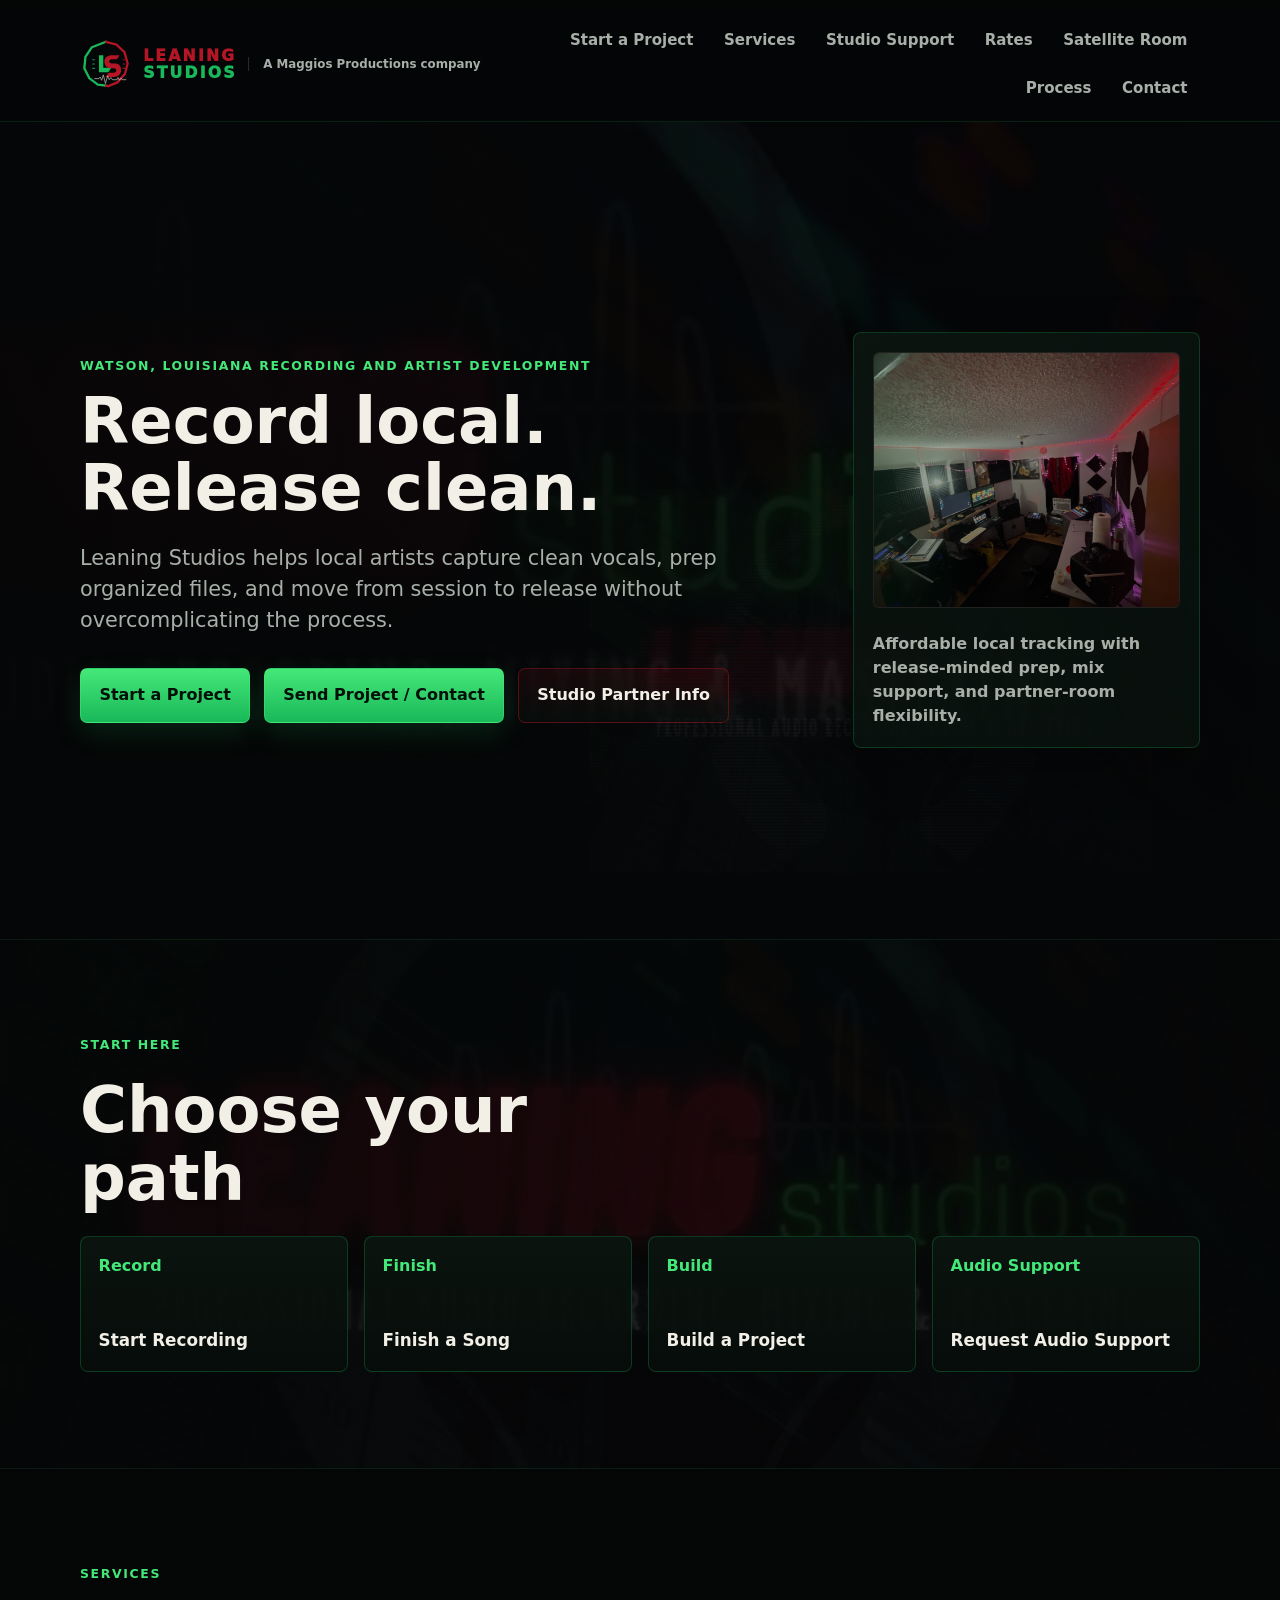
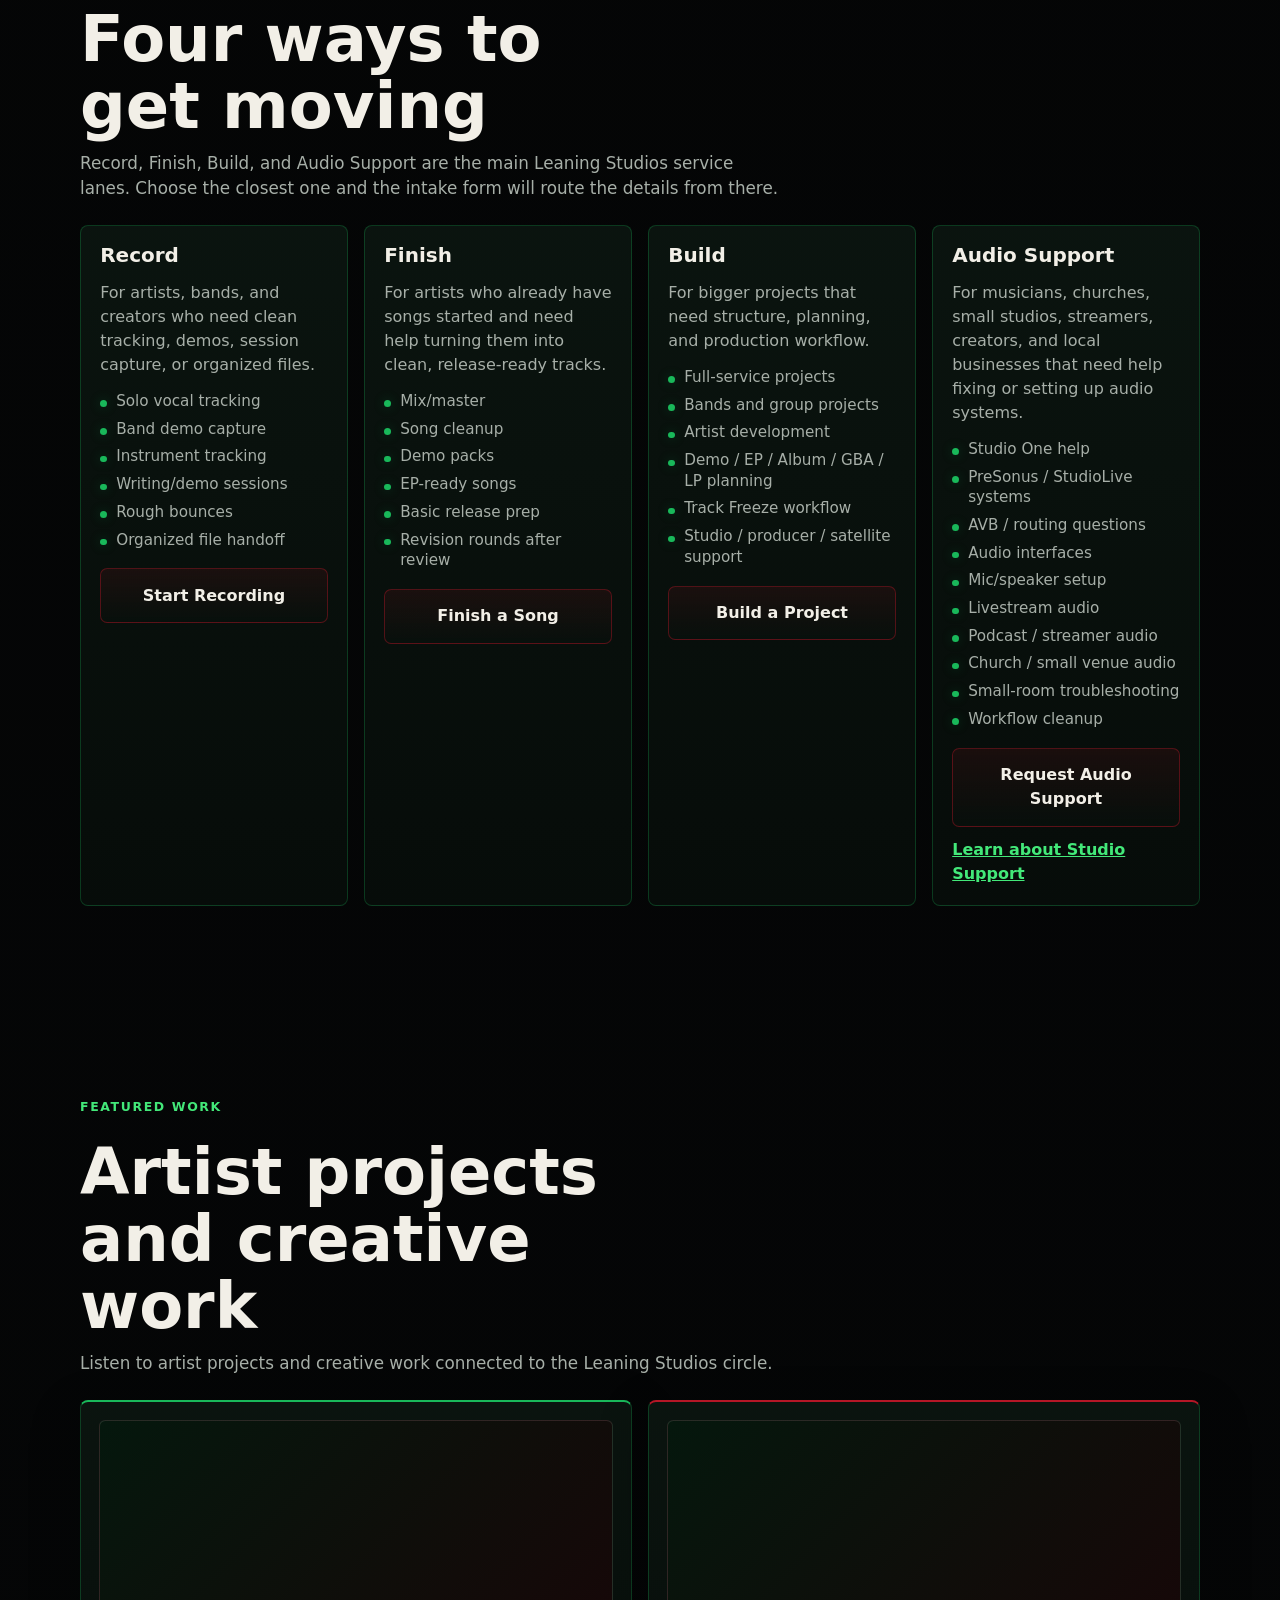
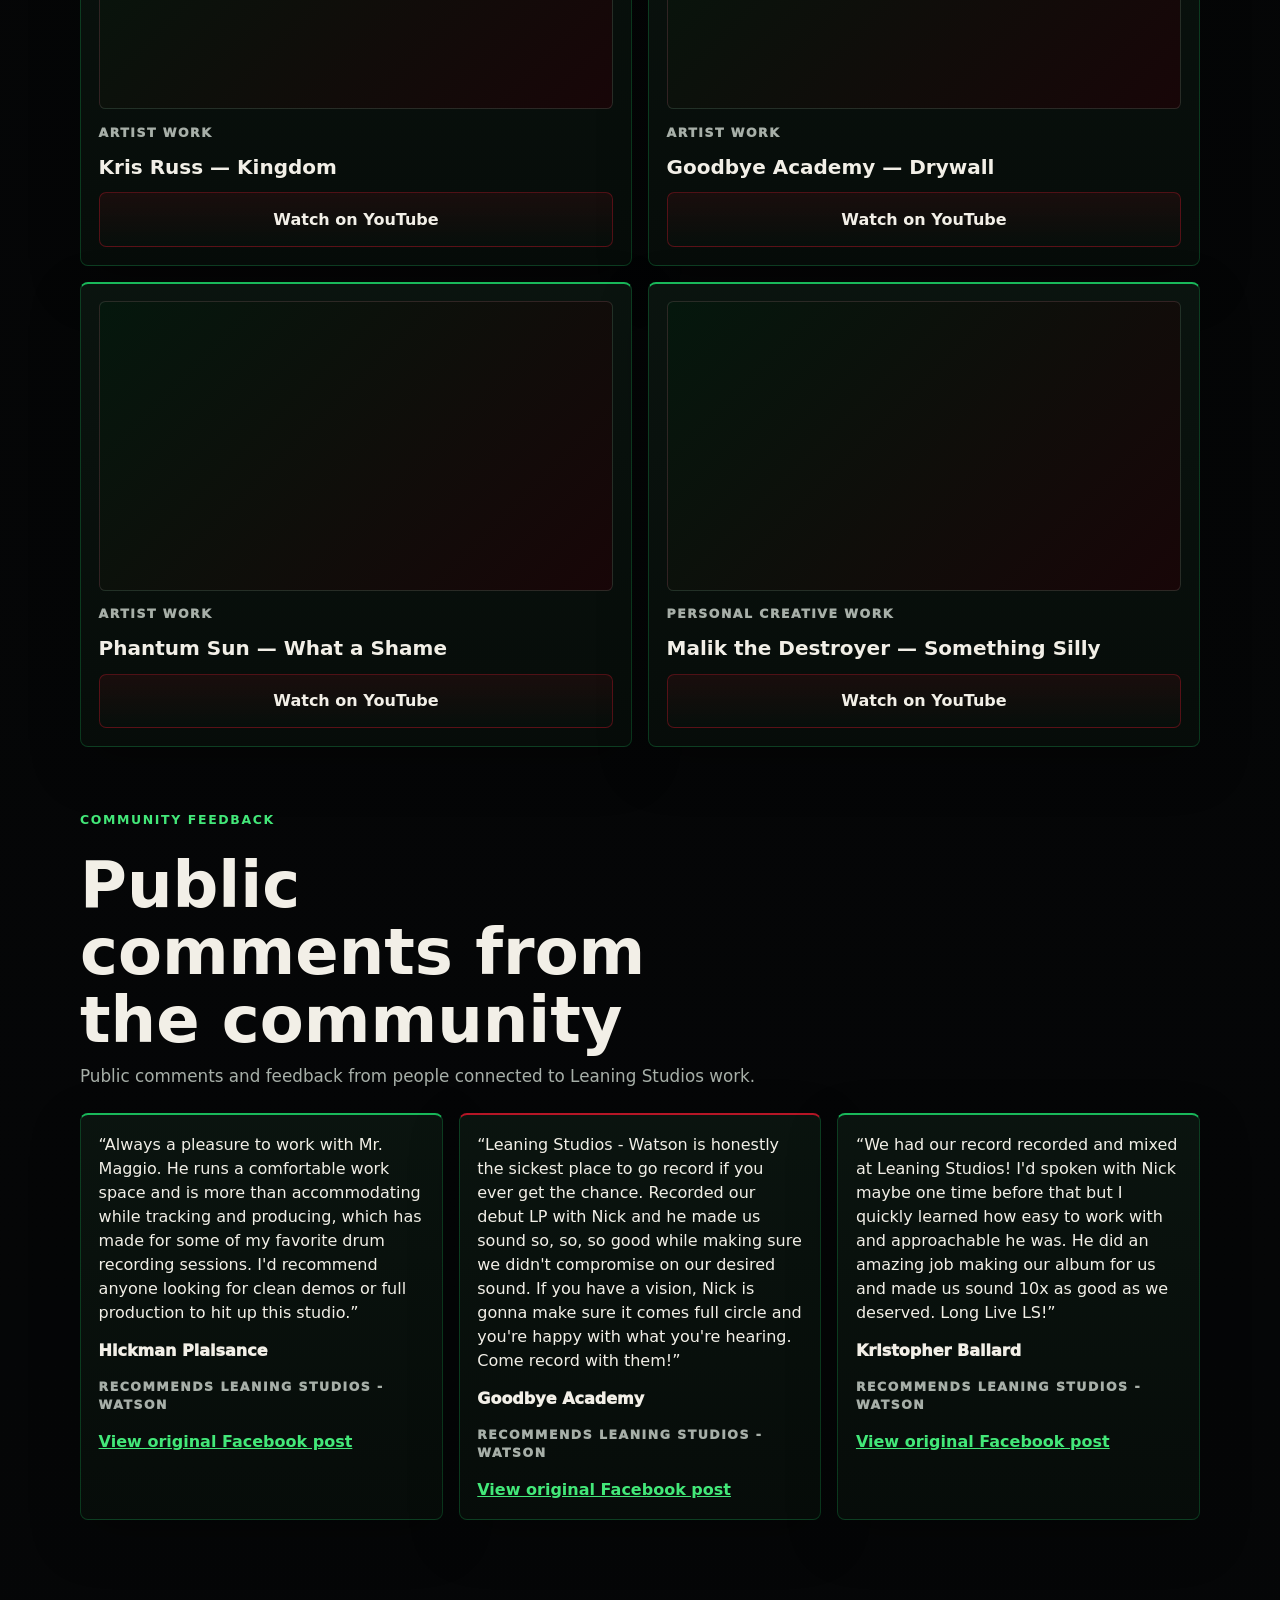
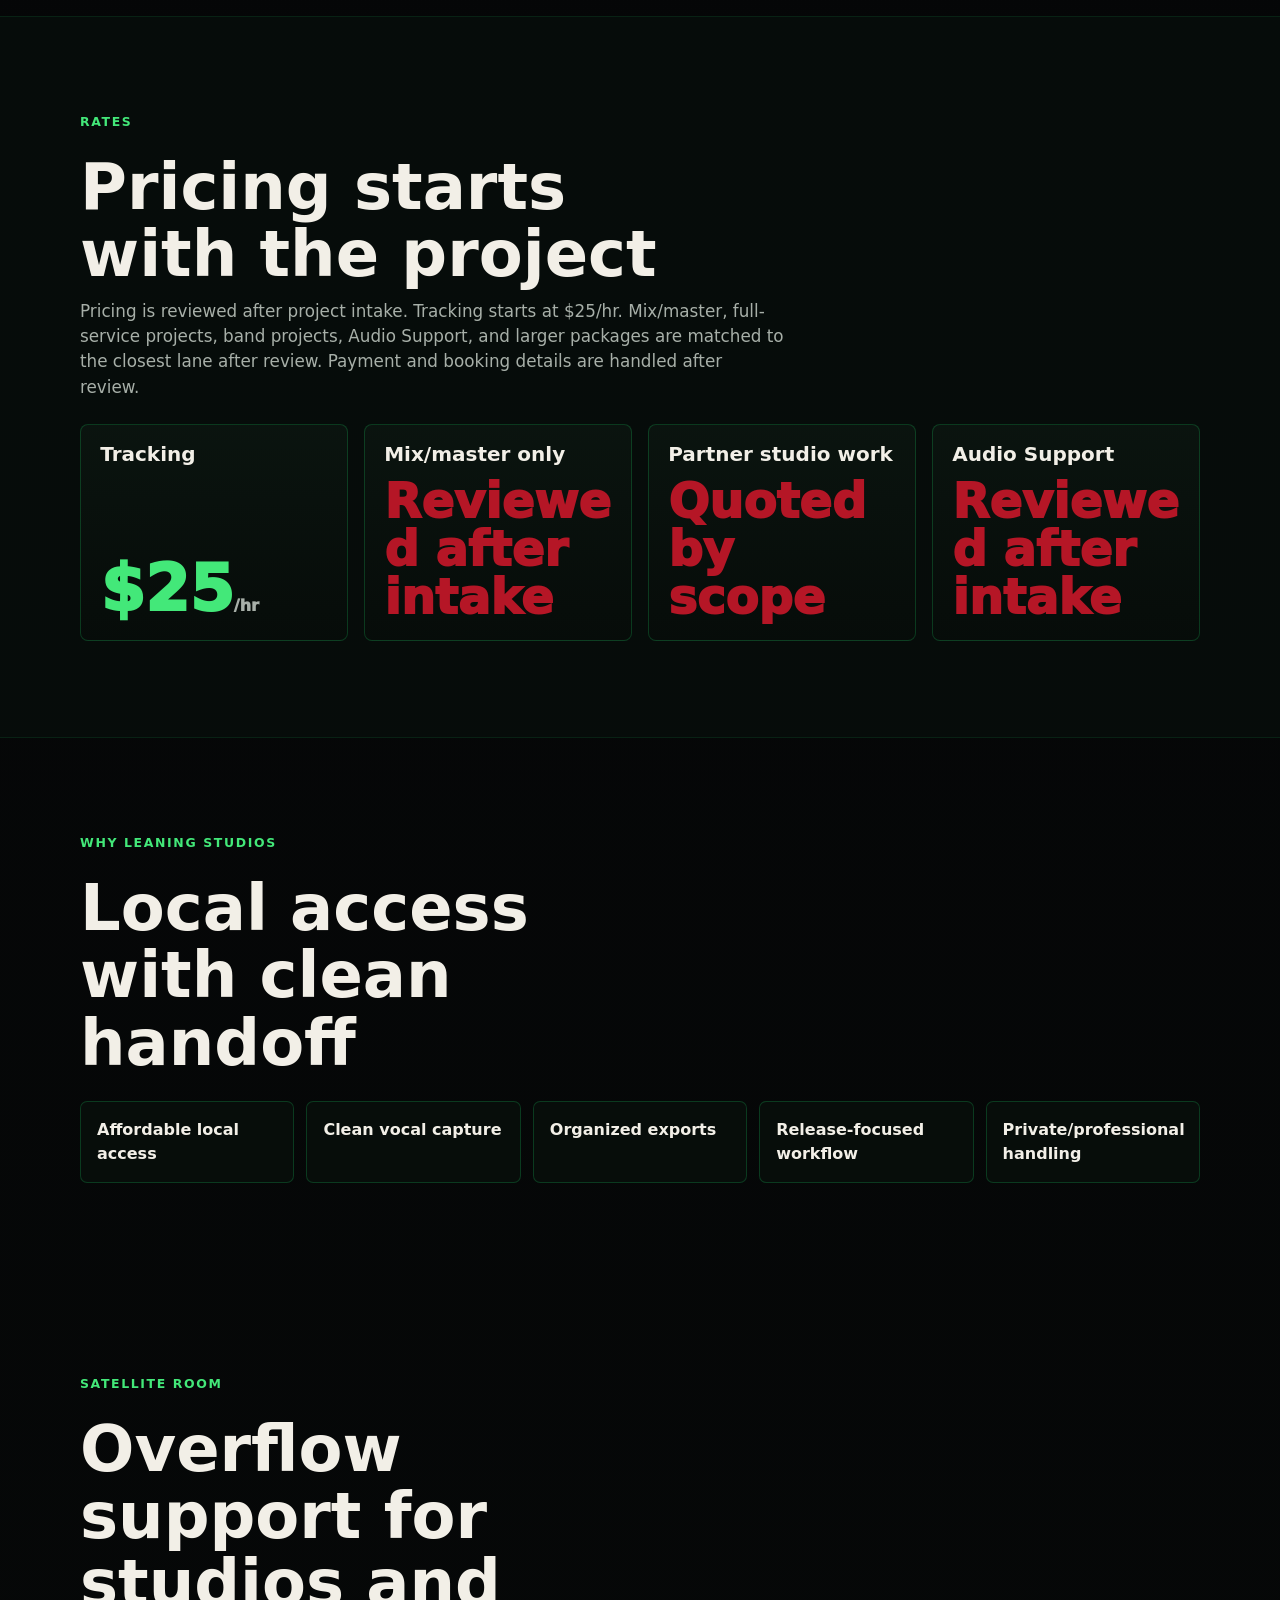
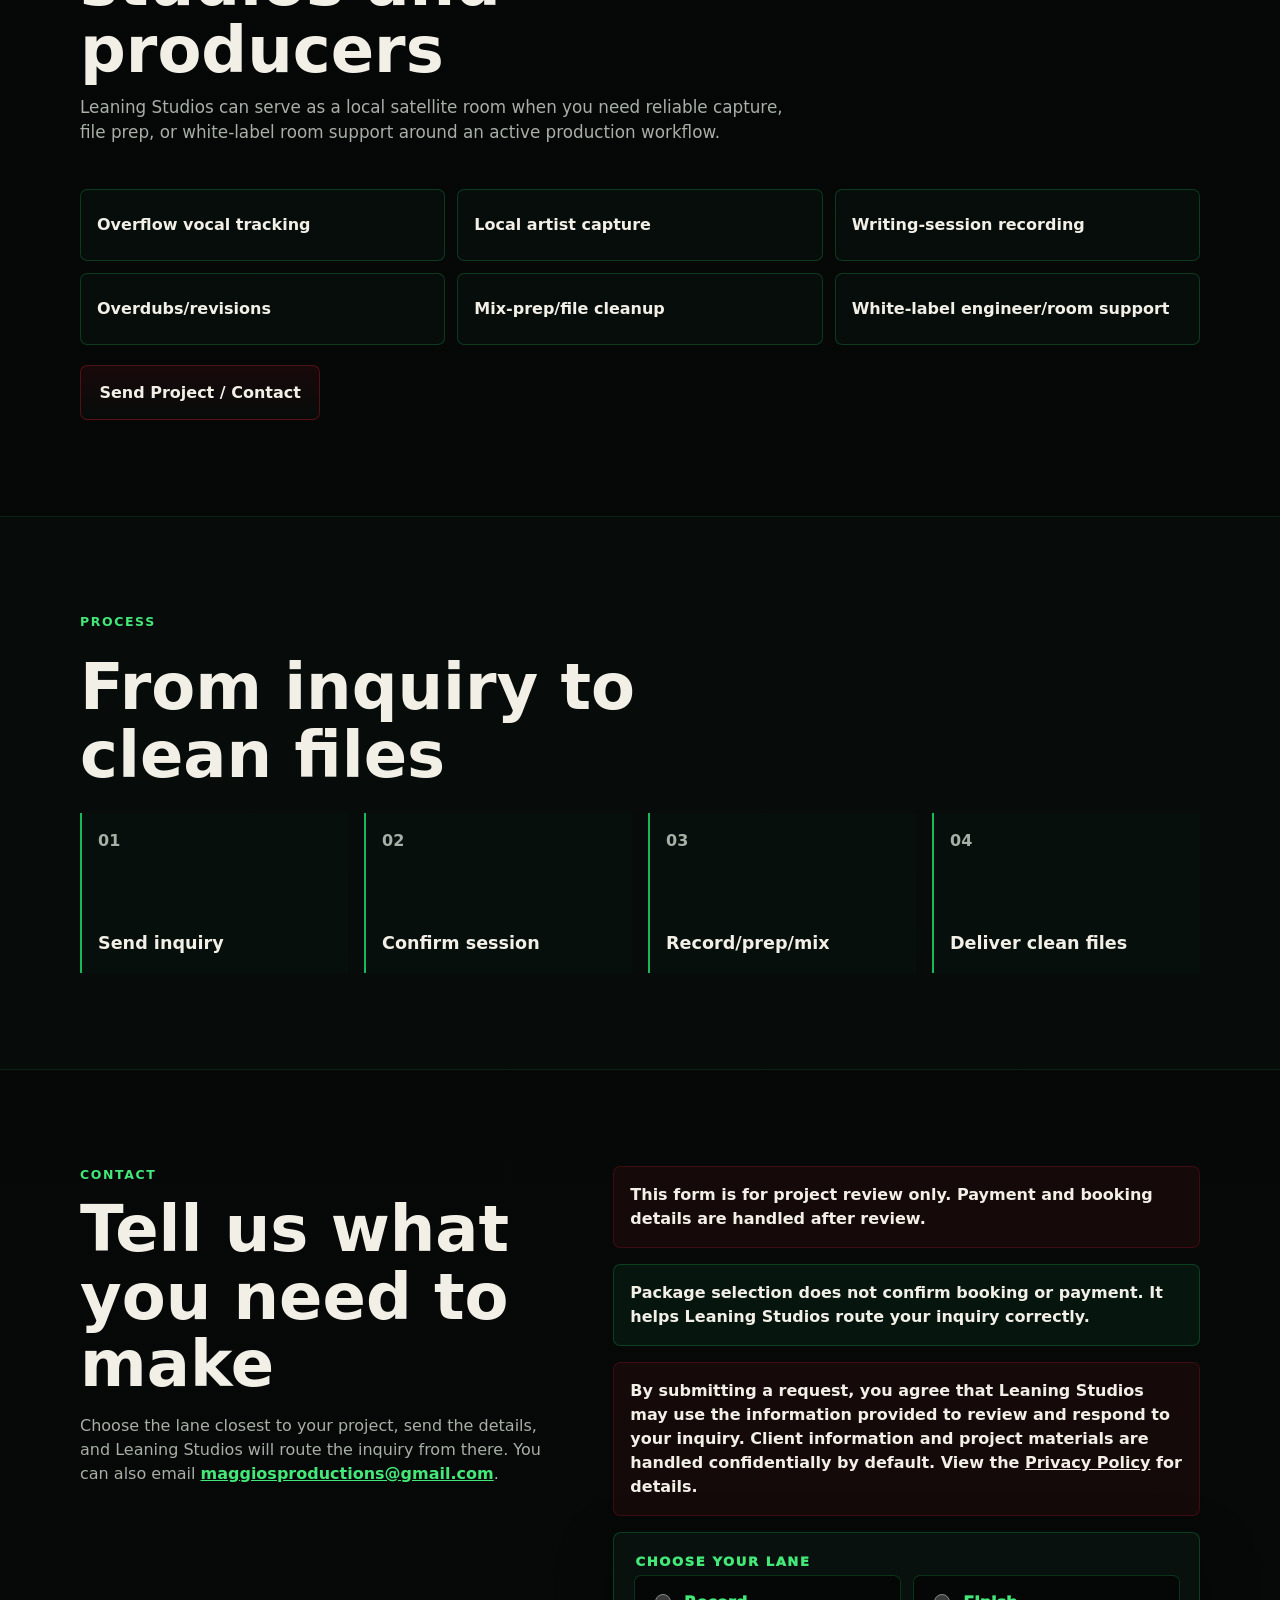
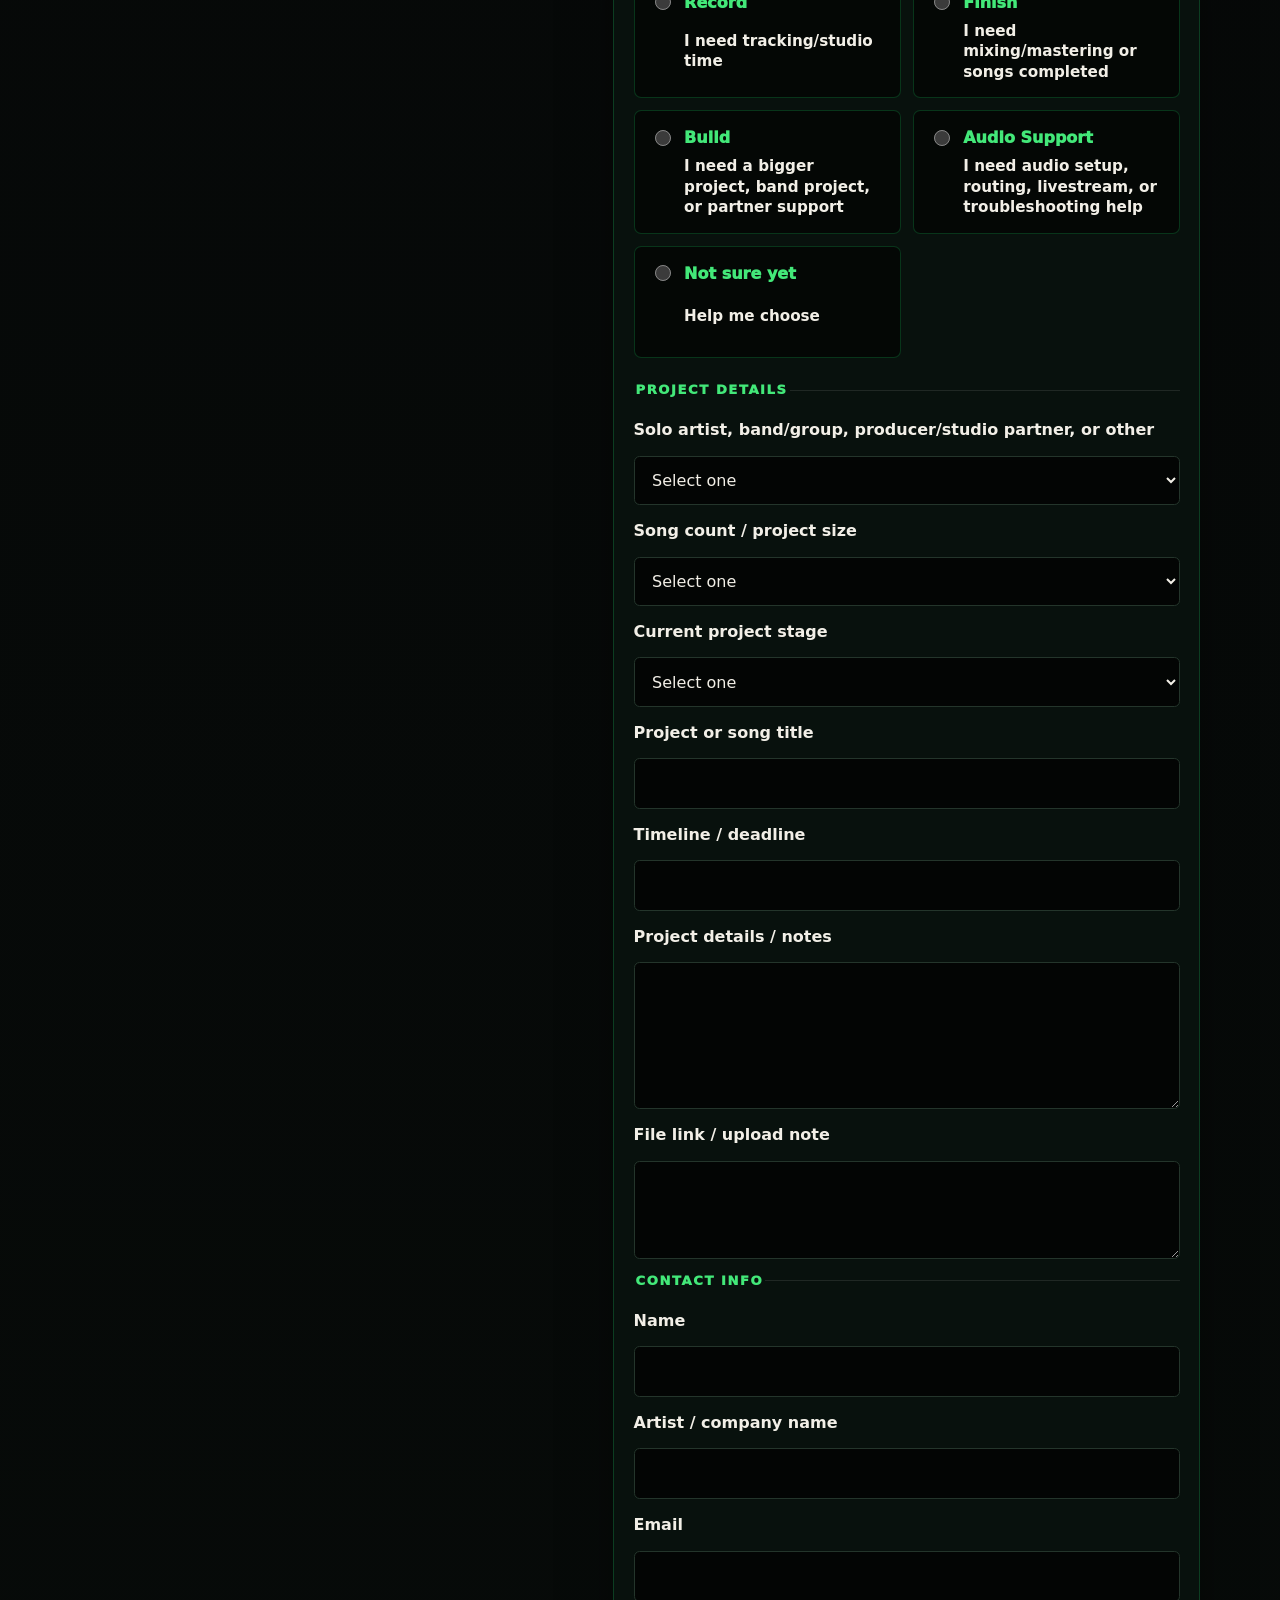
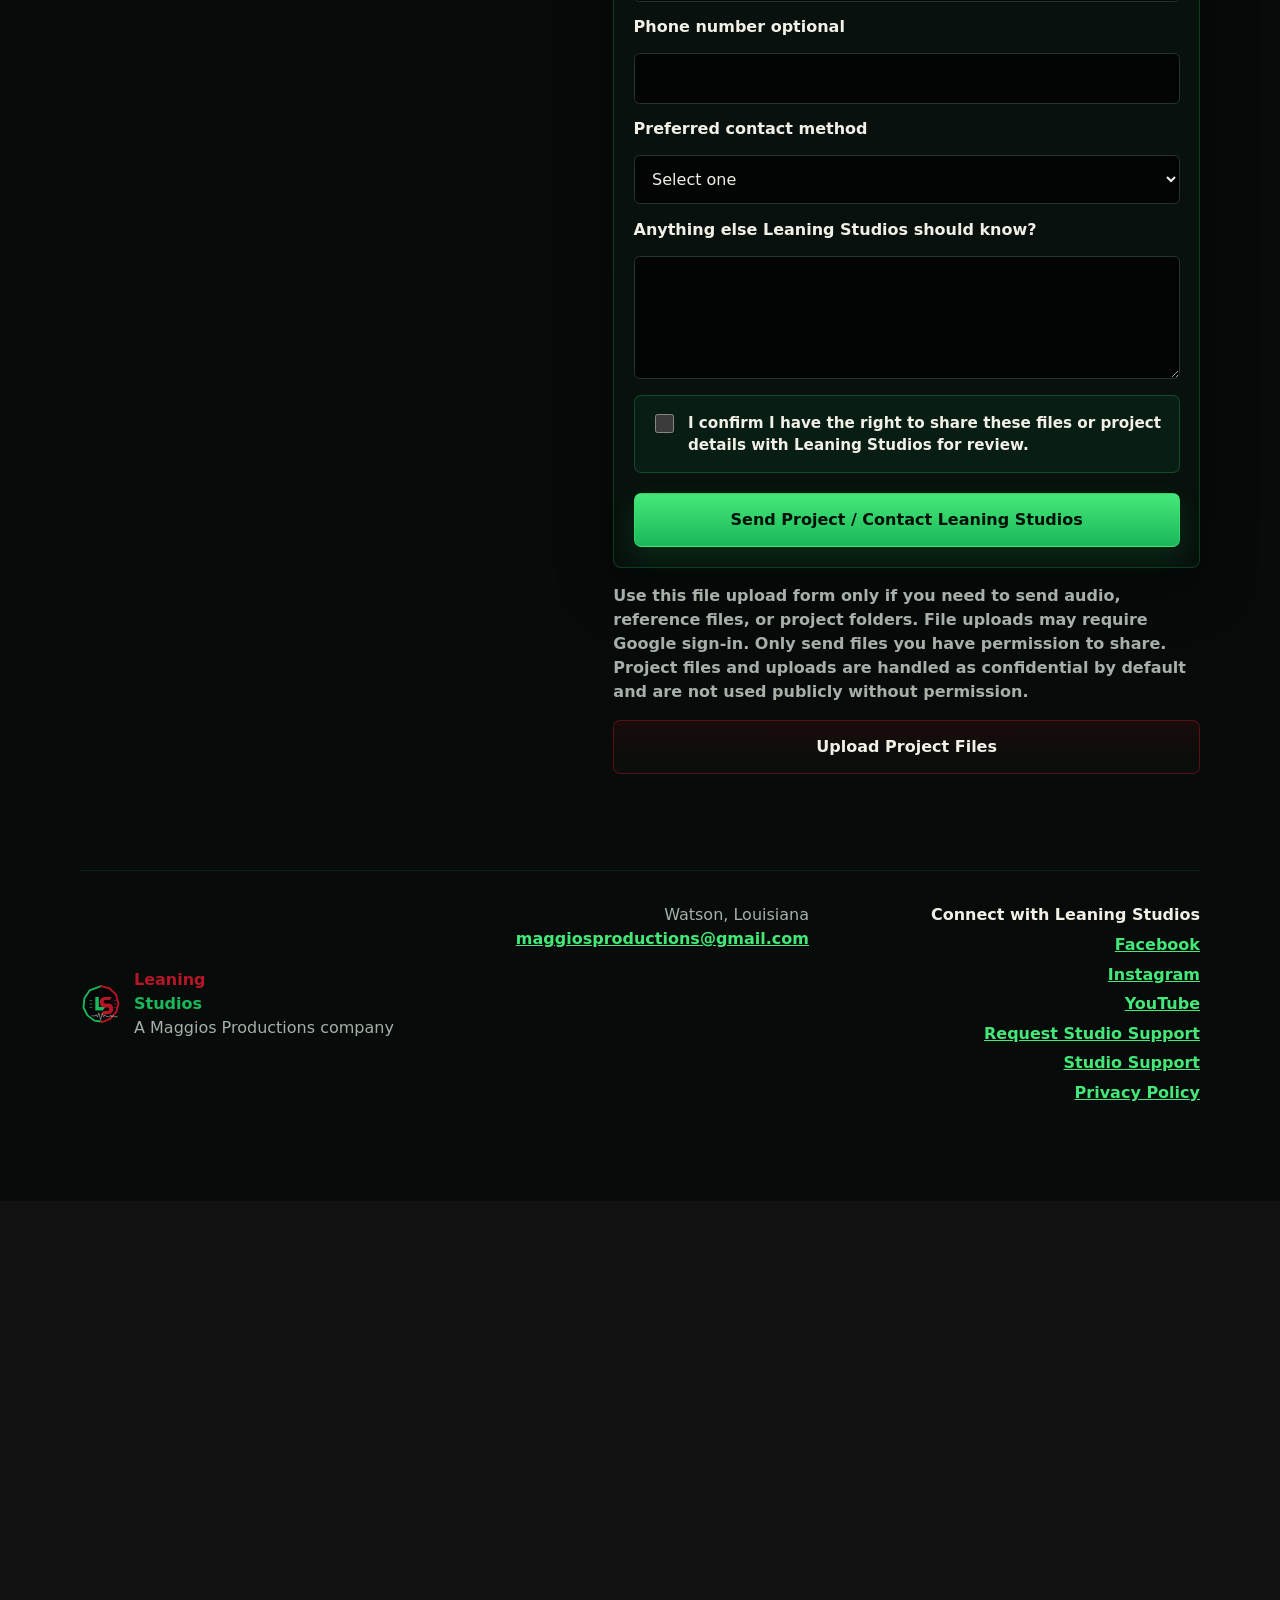
<file: contact.html>
<!doctype html>
<html lang="en">
  <head>
    <meta charset="utf-8">
    <meta name="viewport" content="width=device-width, initial-scale=1">
    <title>Contact Leaning Studios</title>
    <meta name="robots" content="noindex">
    <link rel="canonical" href="https://leaningstudios.com/#contact">
    <meta http-equiv="refresh" content="0; url=/#contact">
    <link rel="icon" href="assets/icons/favicon.svg" type="image/svg+xml">
    <link rel="stylesheet" href="styles.css">
  </head>
  <body>
    <main class="thank-you-main">
      <section class="thank-you-panel" aria-labelledby="redirect-title">
        <p class="eyebrow">Contact</p>
        <h1 id="redirect-title">Head to the Leaning Studios intake form.</h1>
        <p>If you are not redirected automatically, use the button below.</p>
        <div class="hero-actions">
          <a class="button button-primary" href="/#contact">Go to contact</a>
        </div>
      </section>
    </main>
    <footer class="site-footer">
      <nav class="footer-links" aria-label="Footer navigation">
        <a href="privacy-policy.html">Privacy Policy</a>
      </nav>
    </footer>
  </body>
</html>
</file>
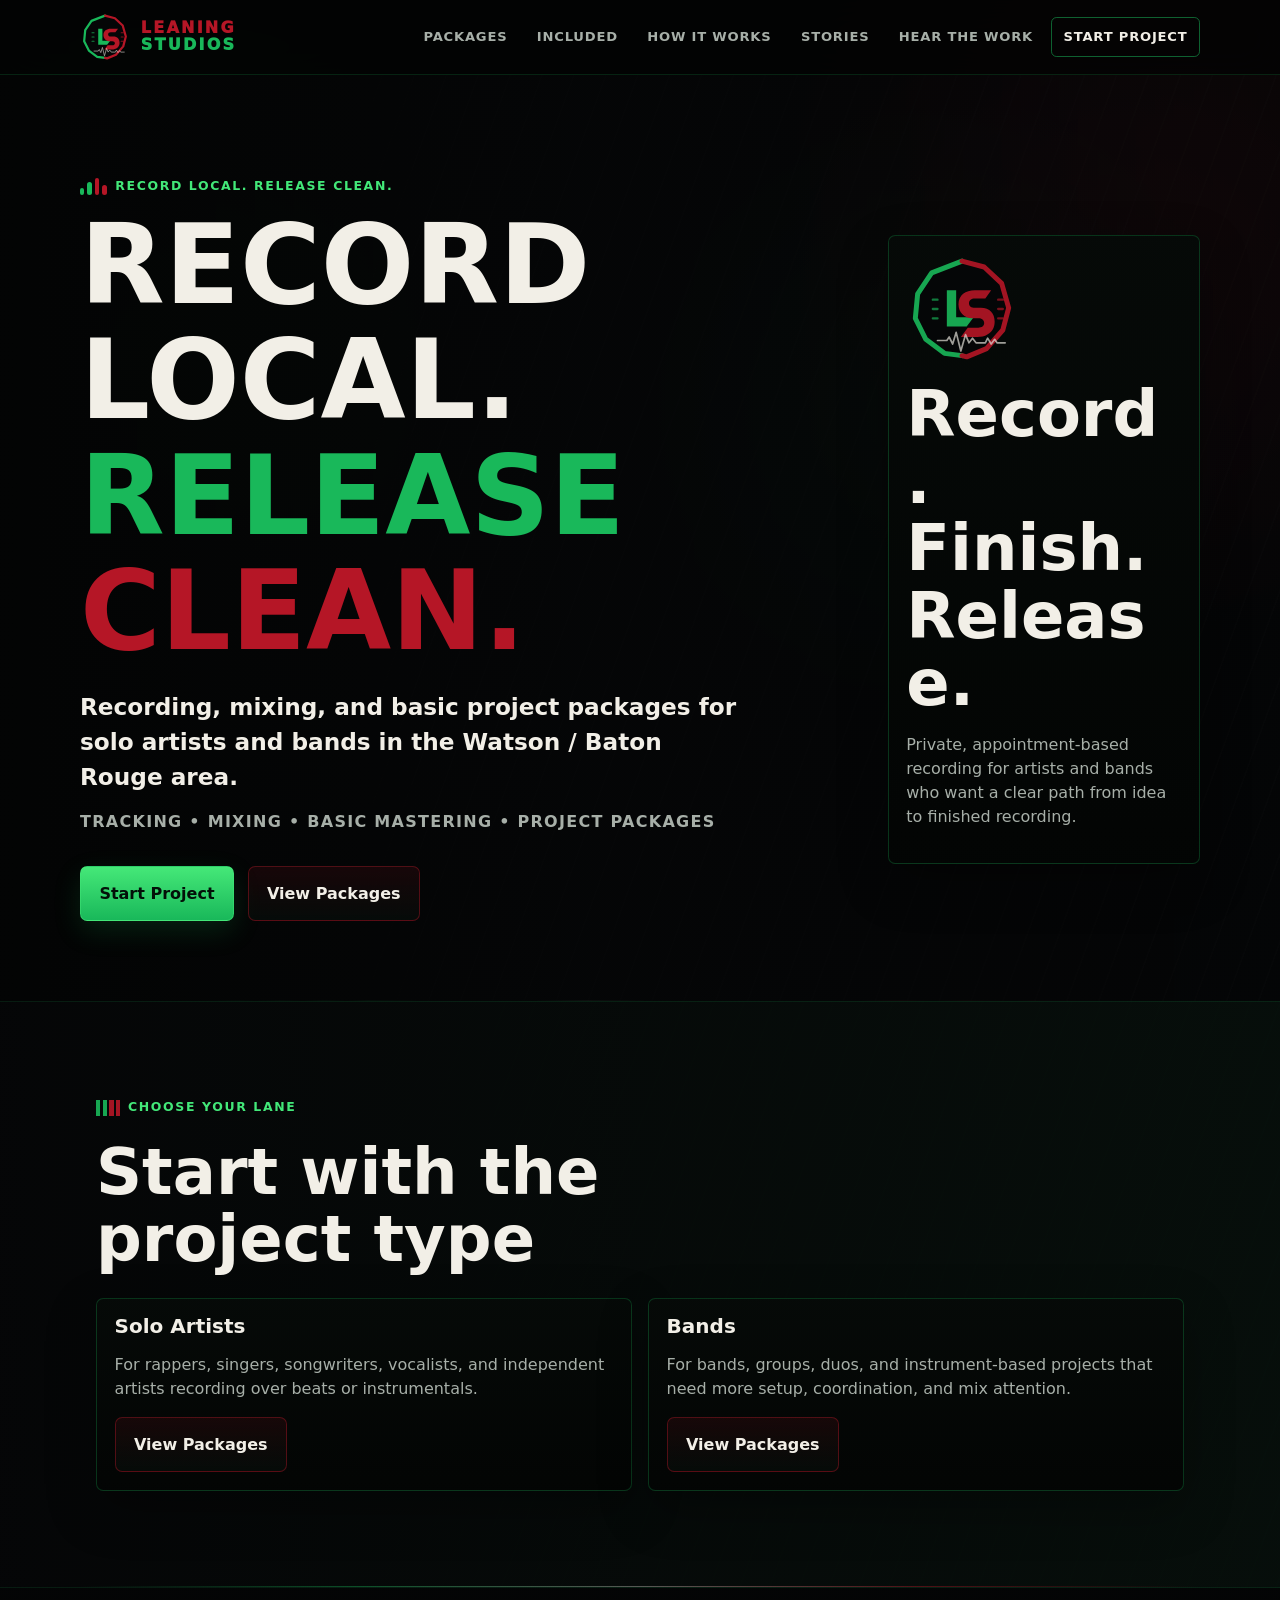
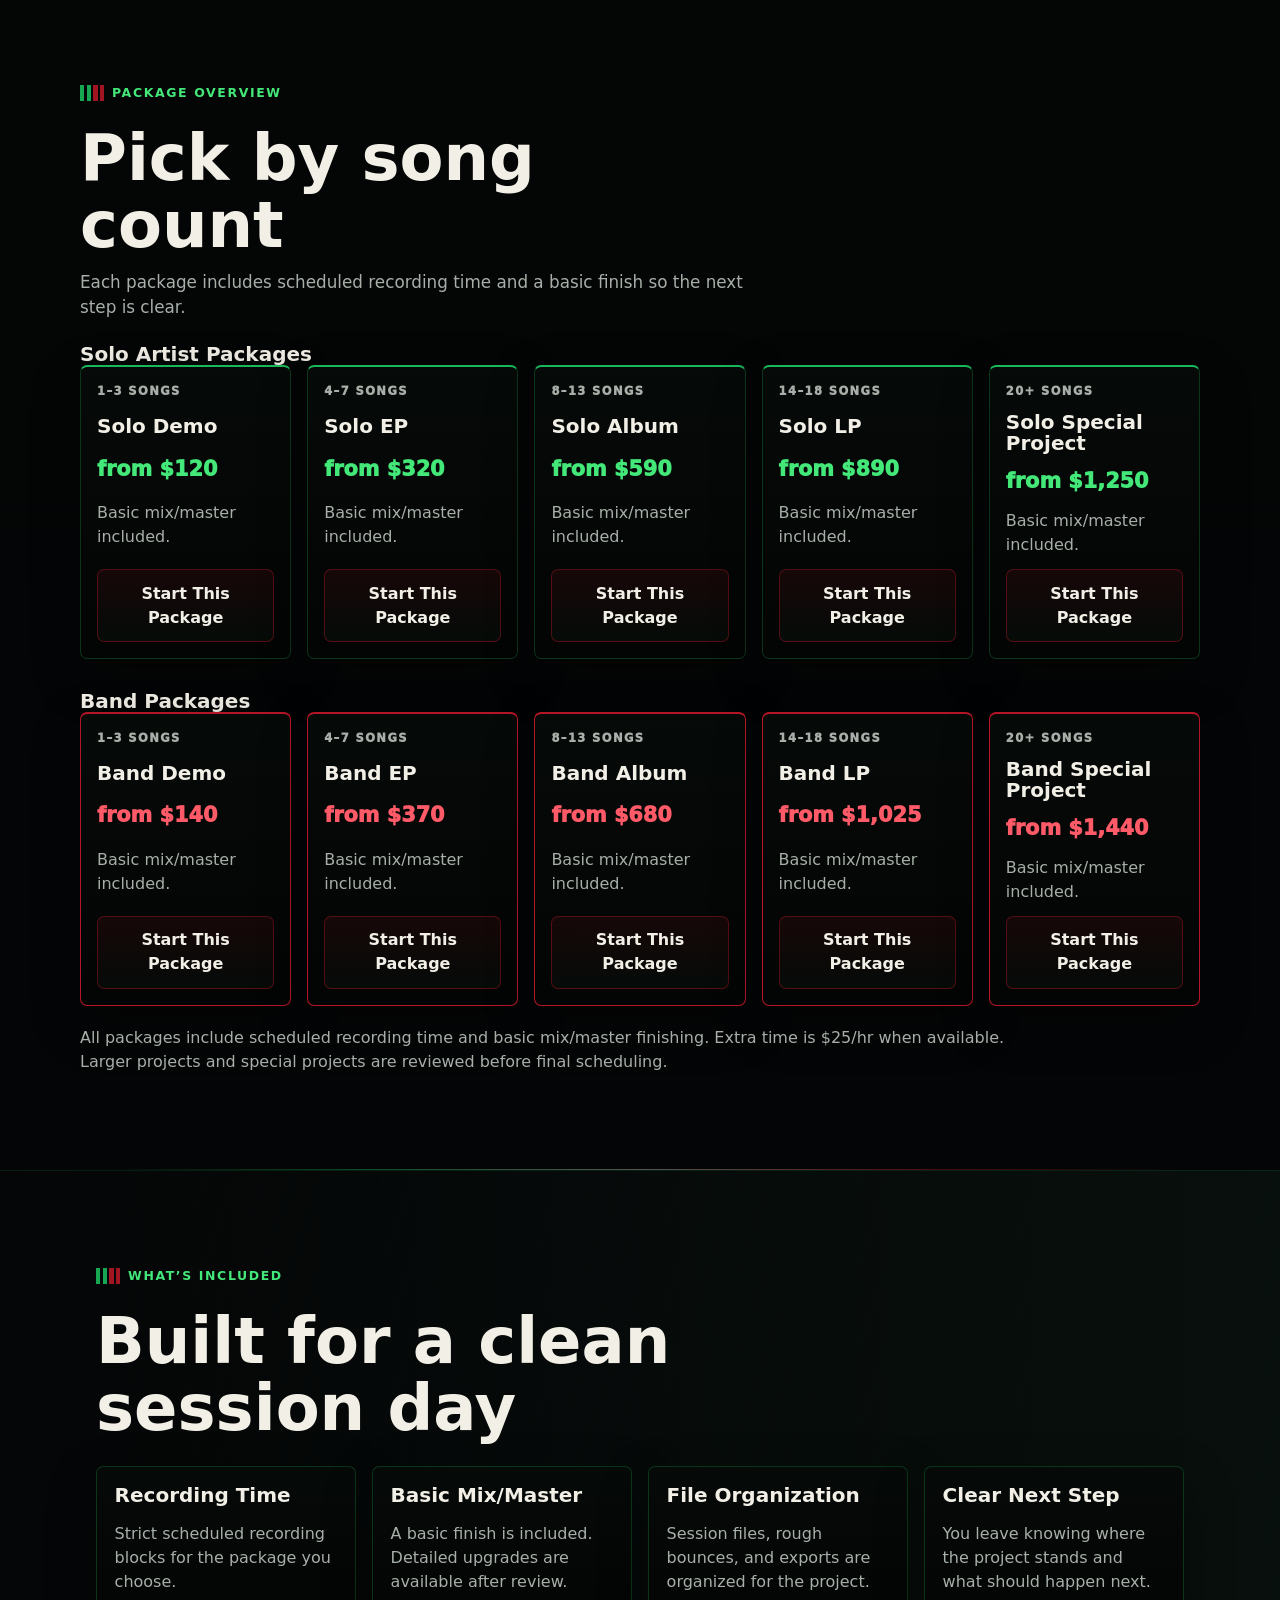
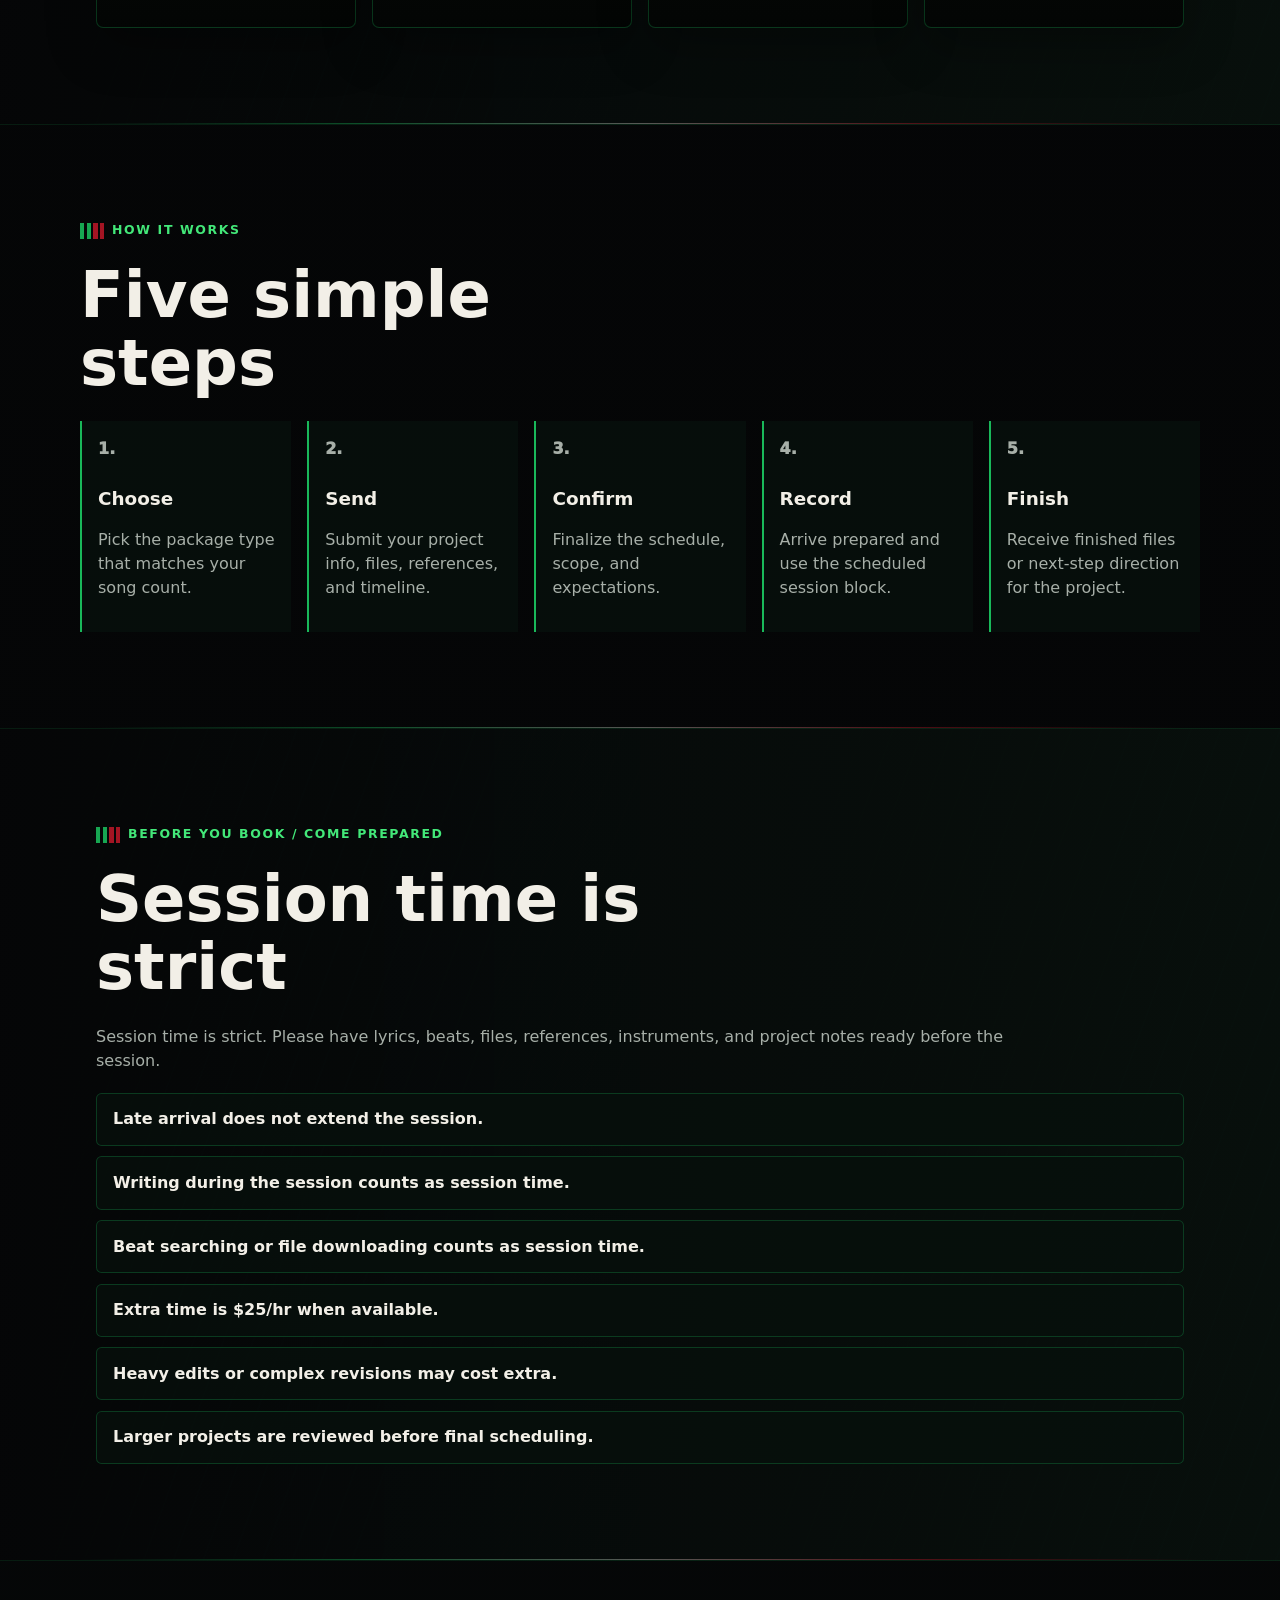
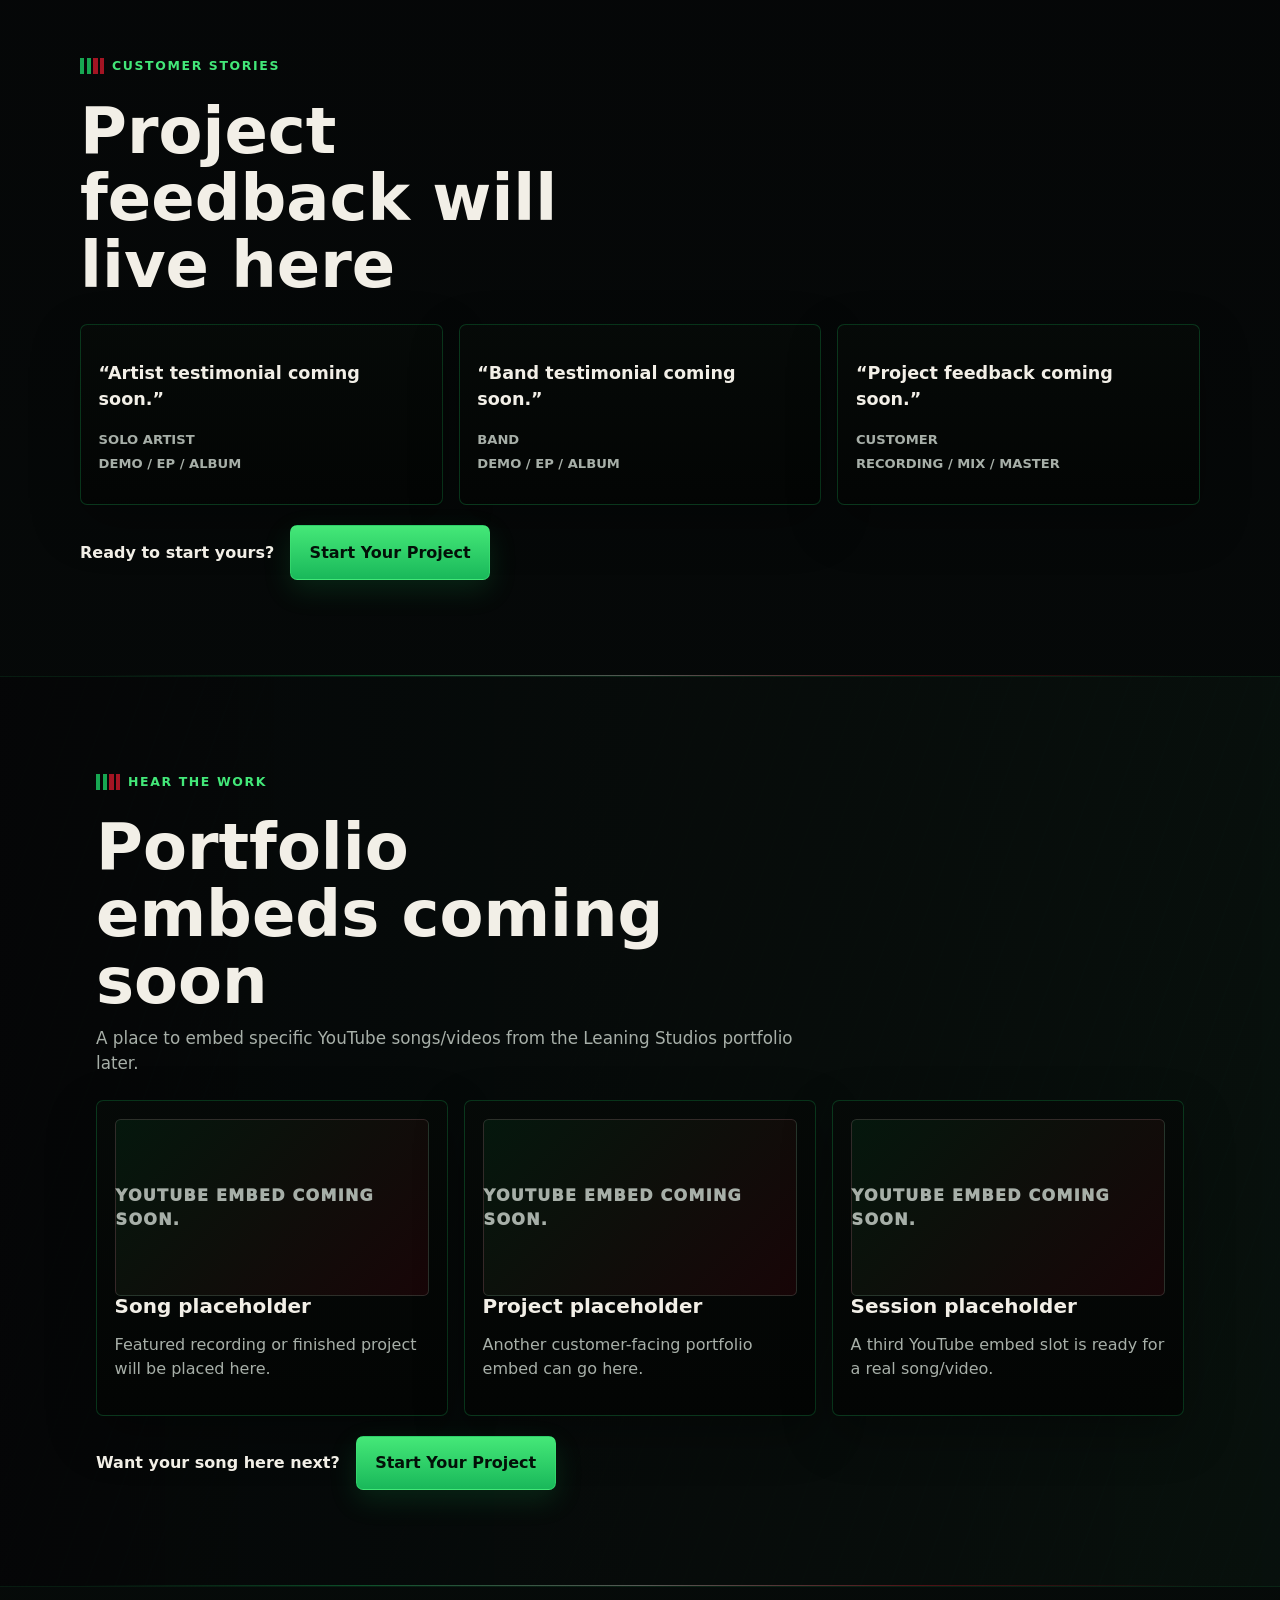
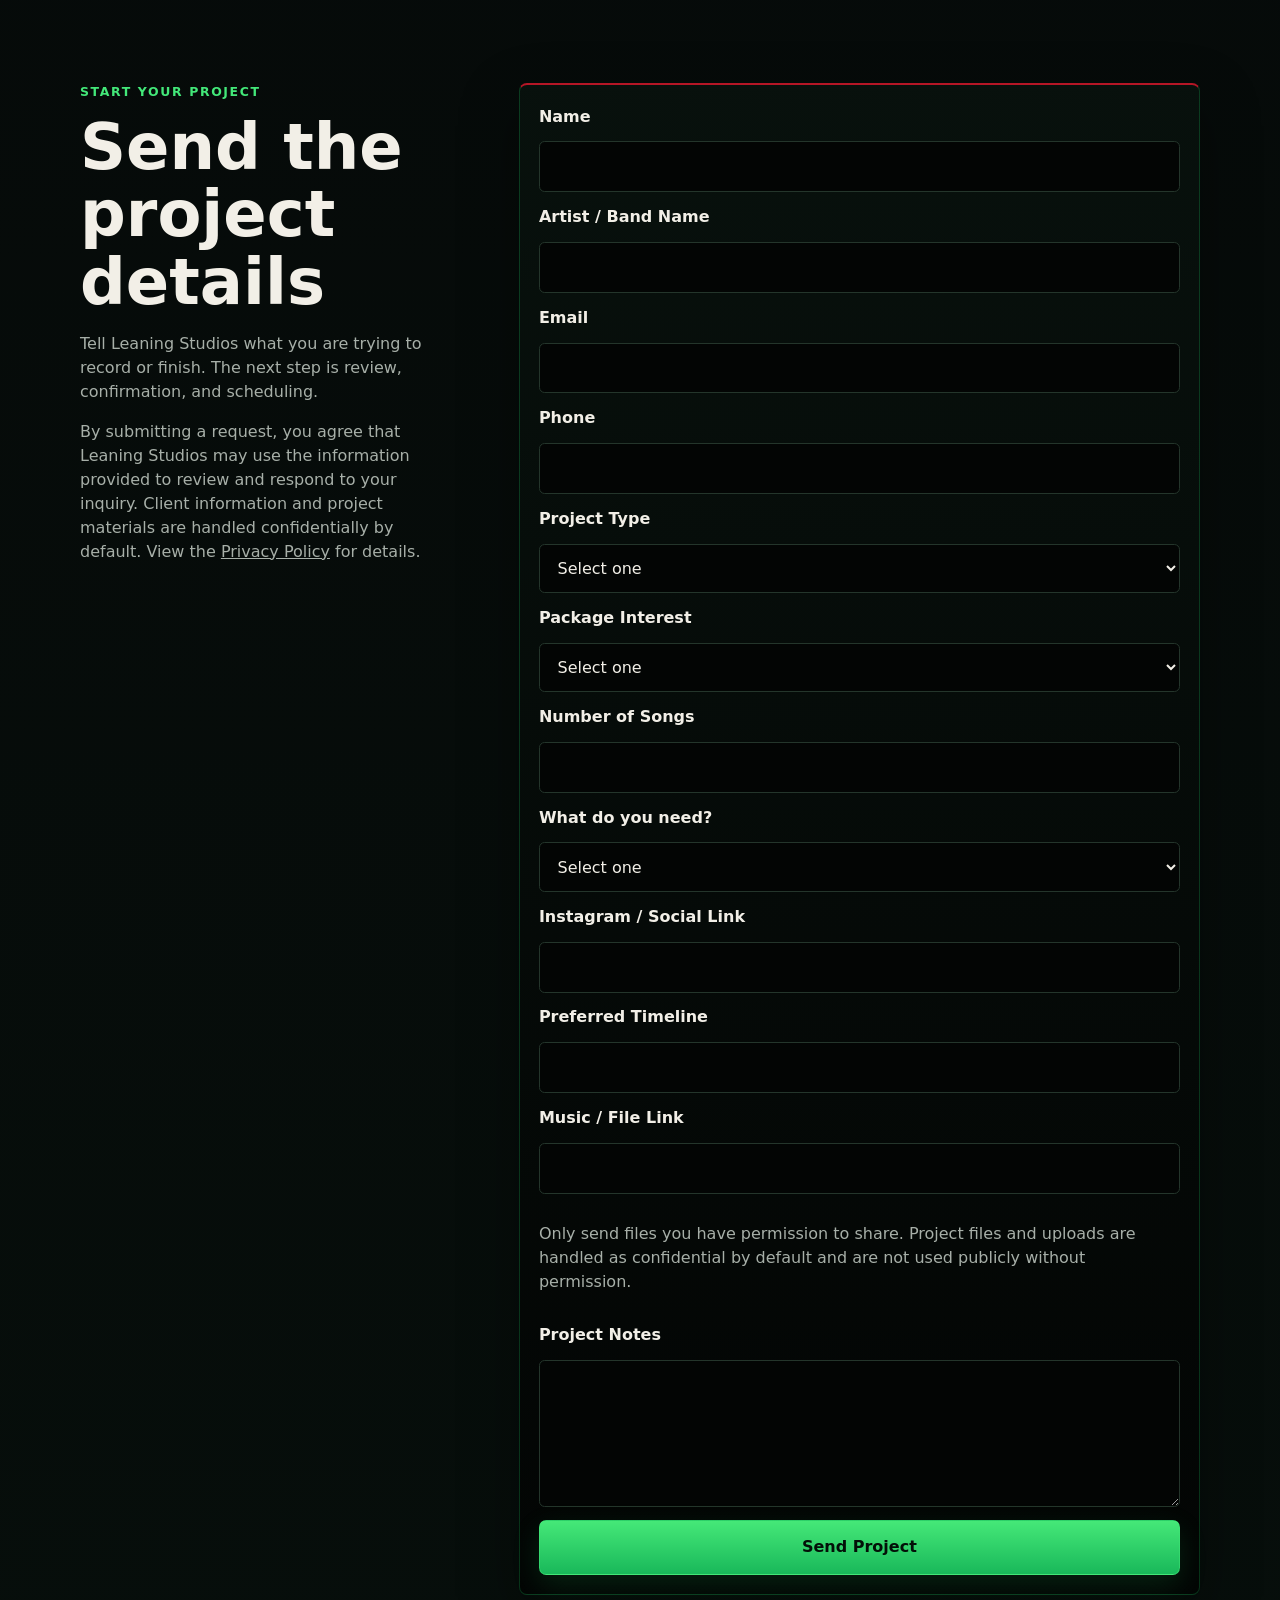
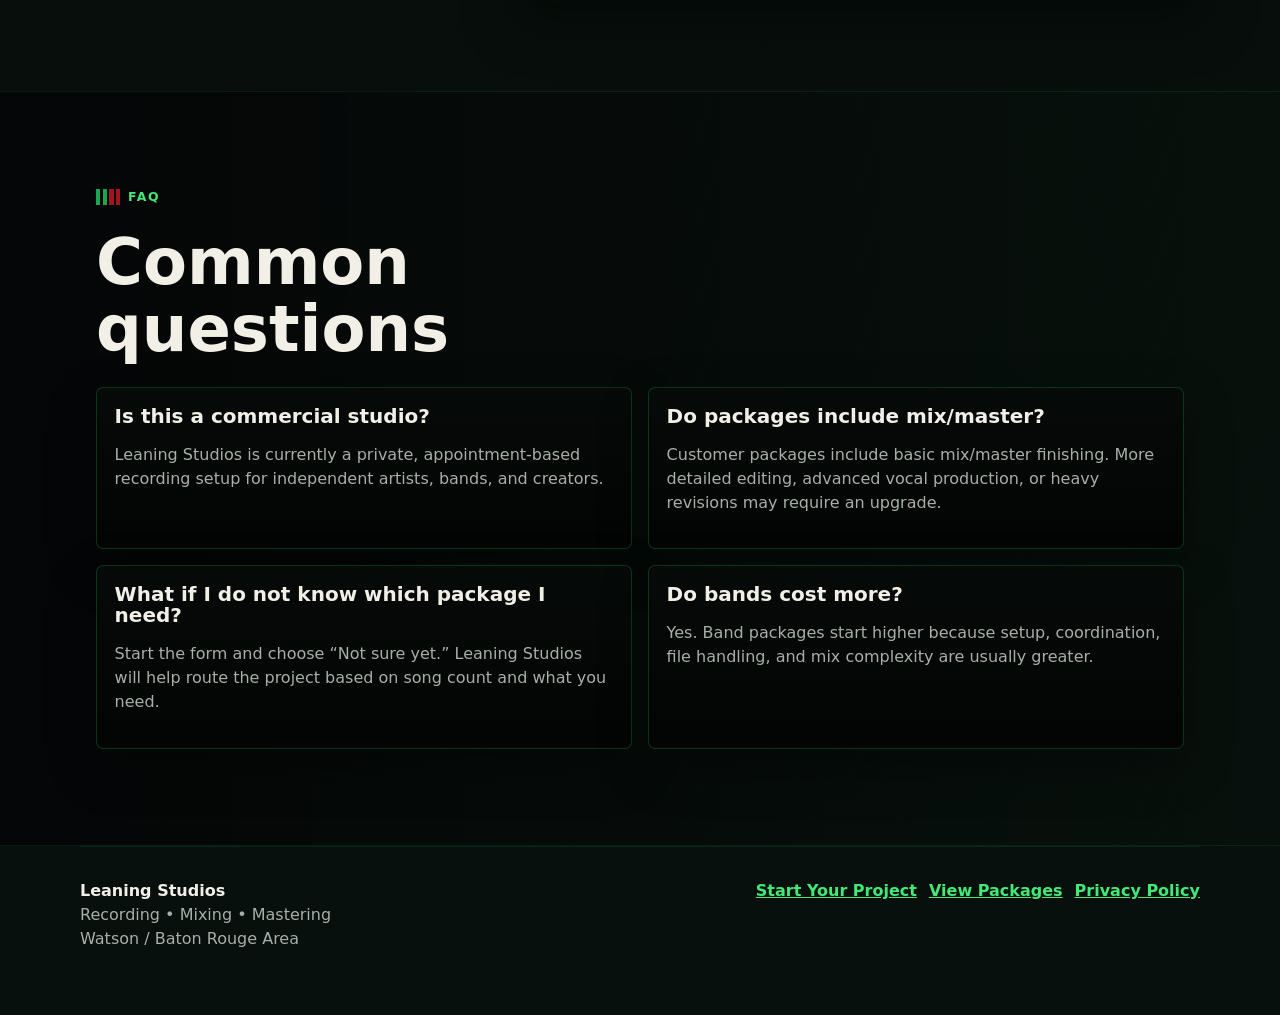
<file: full-launch-system.html>
<!doctype html>
<html lang="en">
  <head>
    <meta charset="utf-8">
    <meta name="viewport" content="width=device-width, initial-scale=1">
    <title>Start a Leaning Studios Project</title>
    <meta name="robots" content="noindex">
    <link rel="canonical" href="https://leaningstudios.com/start/">
    <meta http-equiv="refresh" content="0; url=/start/">
    <link rel="icon" href="assets/icons/favicon.svg" type="image/svg+xml">
    <link rel="stylesheet" href="styles.css">
  </head>
  <body>
    <main class="thank-you-main">
      <section class="thank-you-panel" aria-labelledby="redirect-title">
        <p class="eyebrow">Start a Project</p>
        <h1 id="redirect-title">Head to the Leaning Studios start page.</h1>
        <p>If you are not redirected automatically, use the button below.</p>
        <div class="hero-actions">
          <a class="button button-primary" href="/start/">Start a Project</a>
        </div>
      </section>
    </main>
    <footer class="site-footer">
      <nav class="footer-links" aria-label="Footer navigation">
        <a href="privacy-policy.html">Privacy Policy</a>
      </nav>
    </footer>
  </body>
</html>
</file>
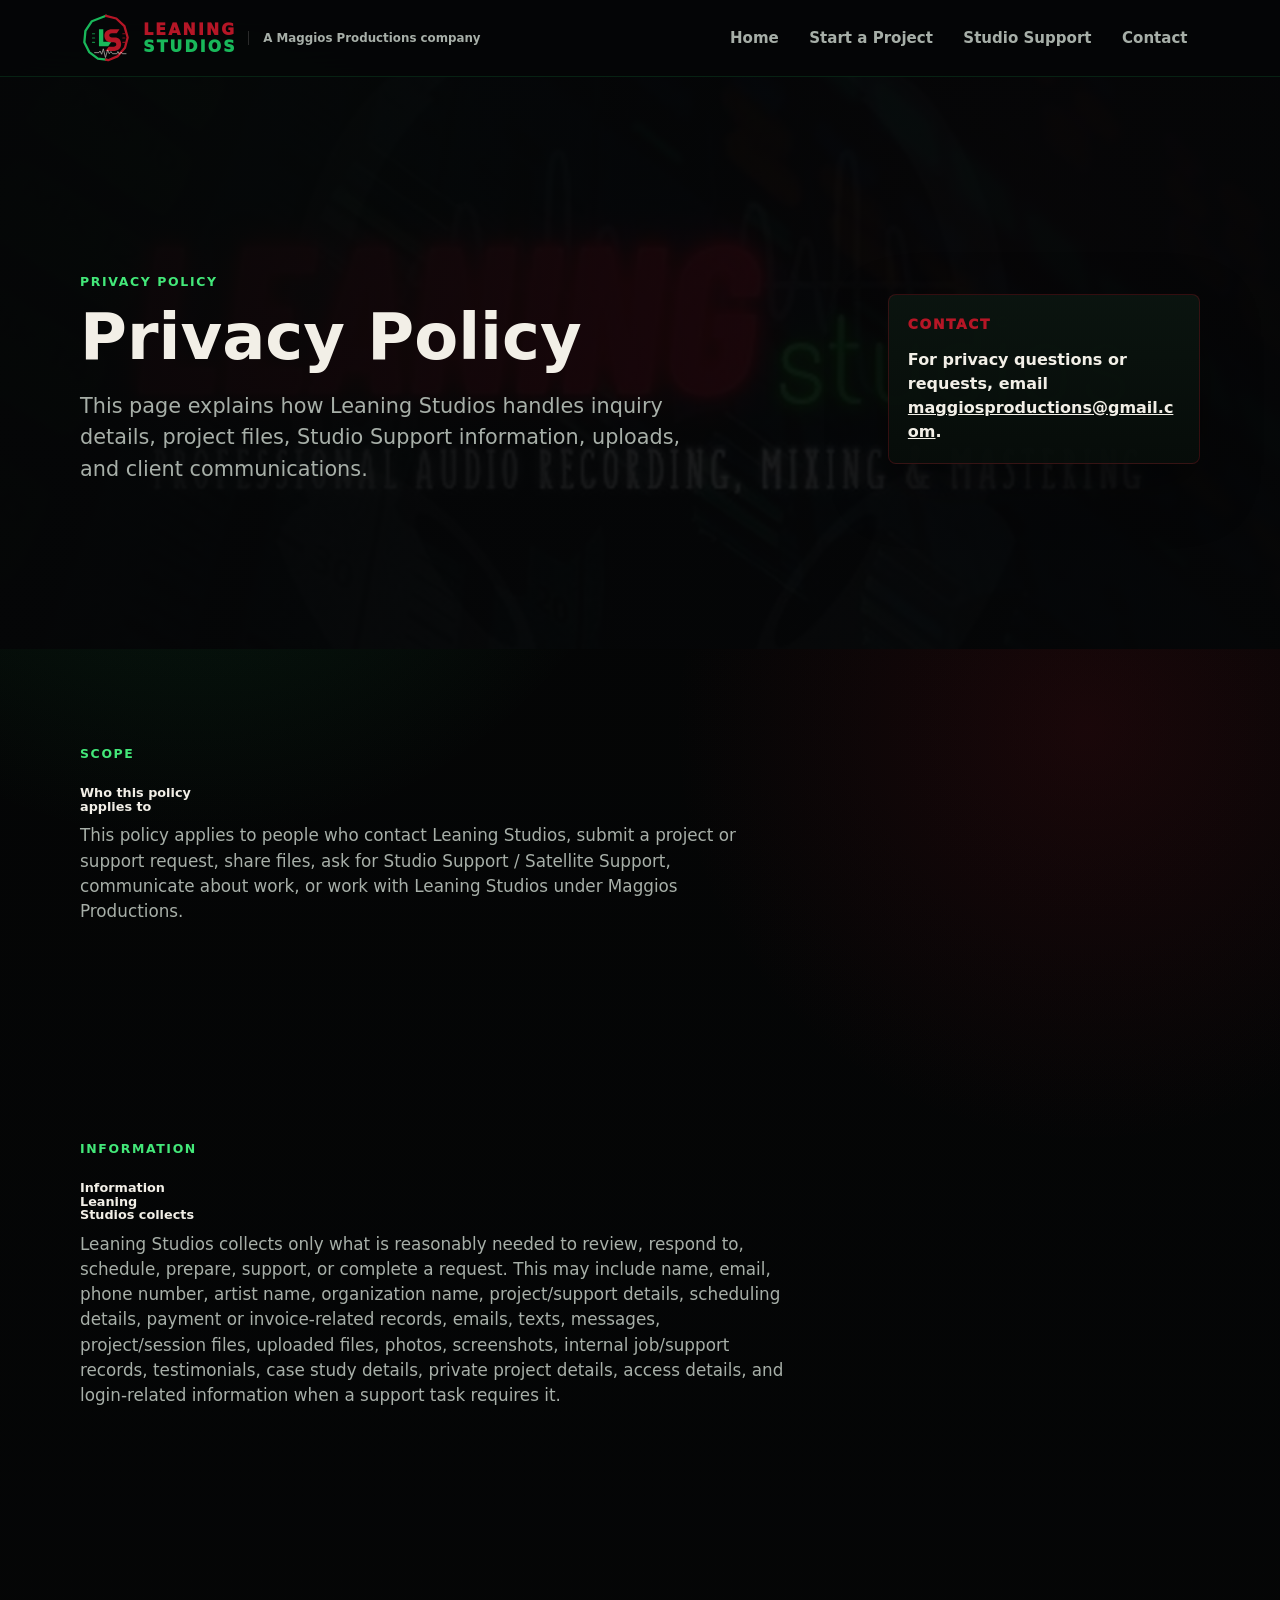
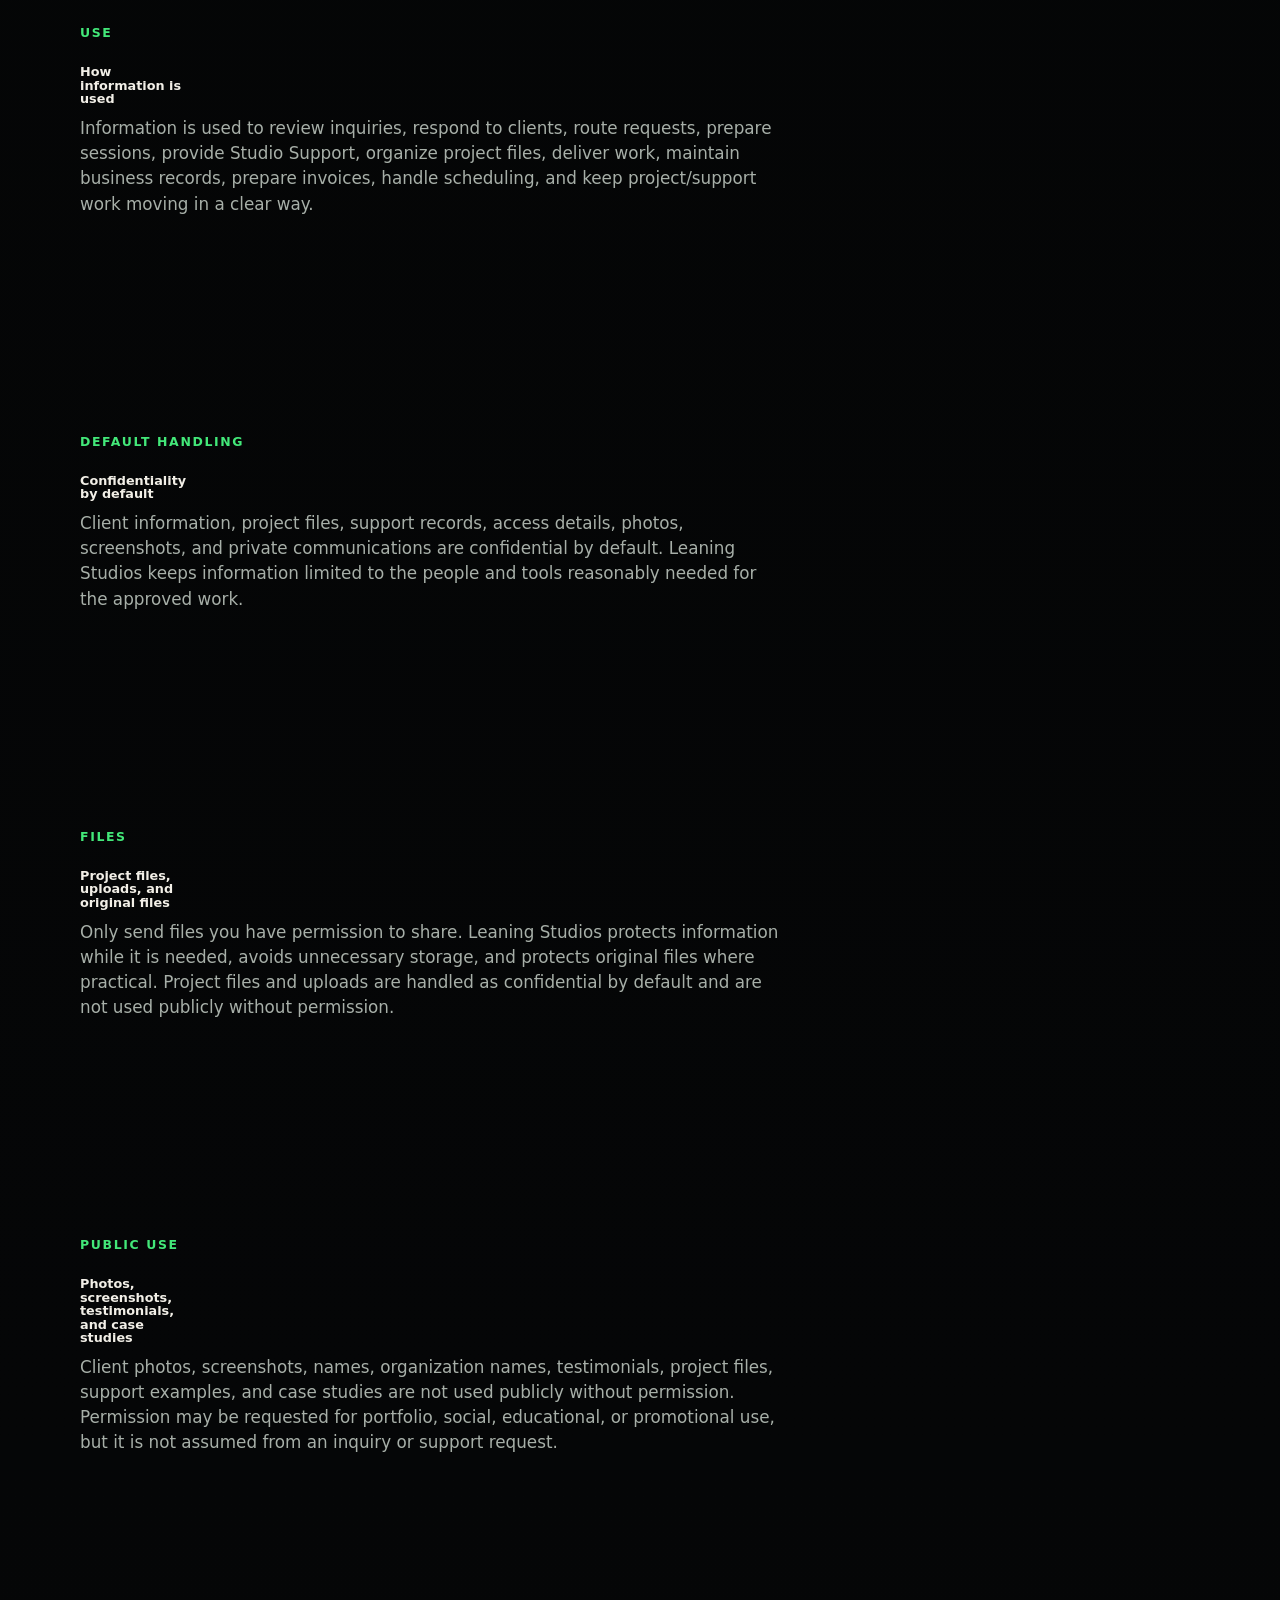
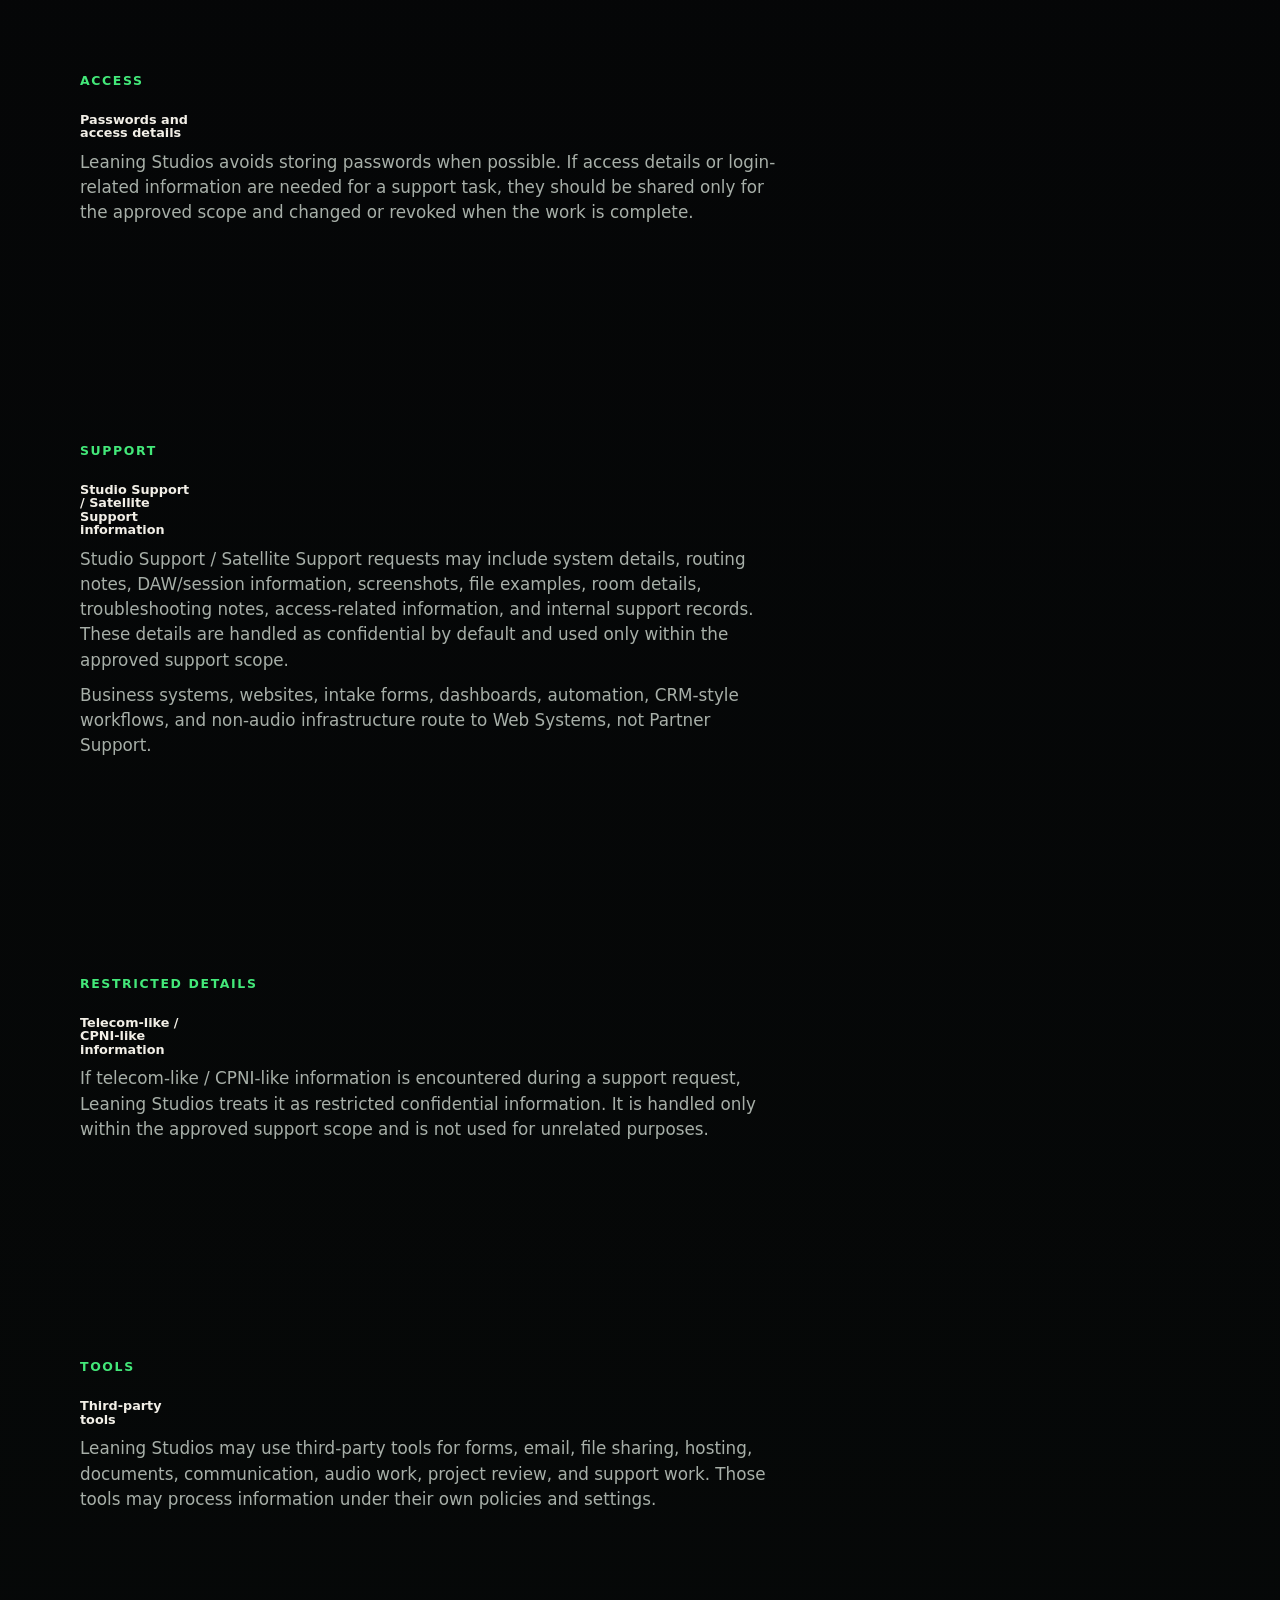
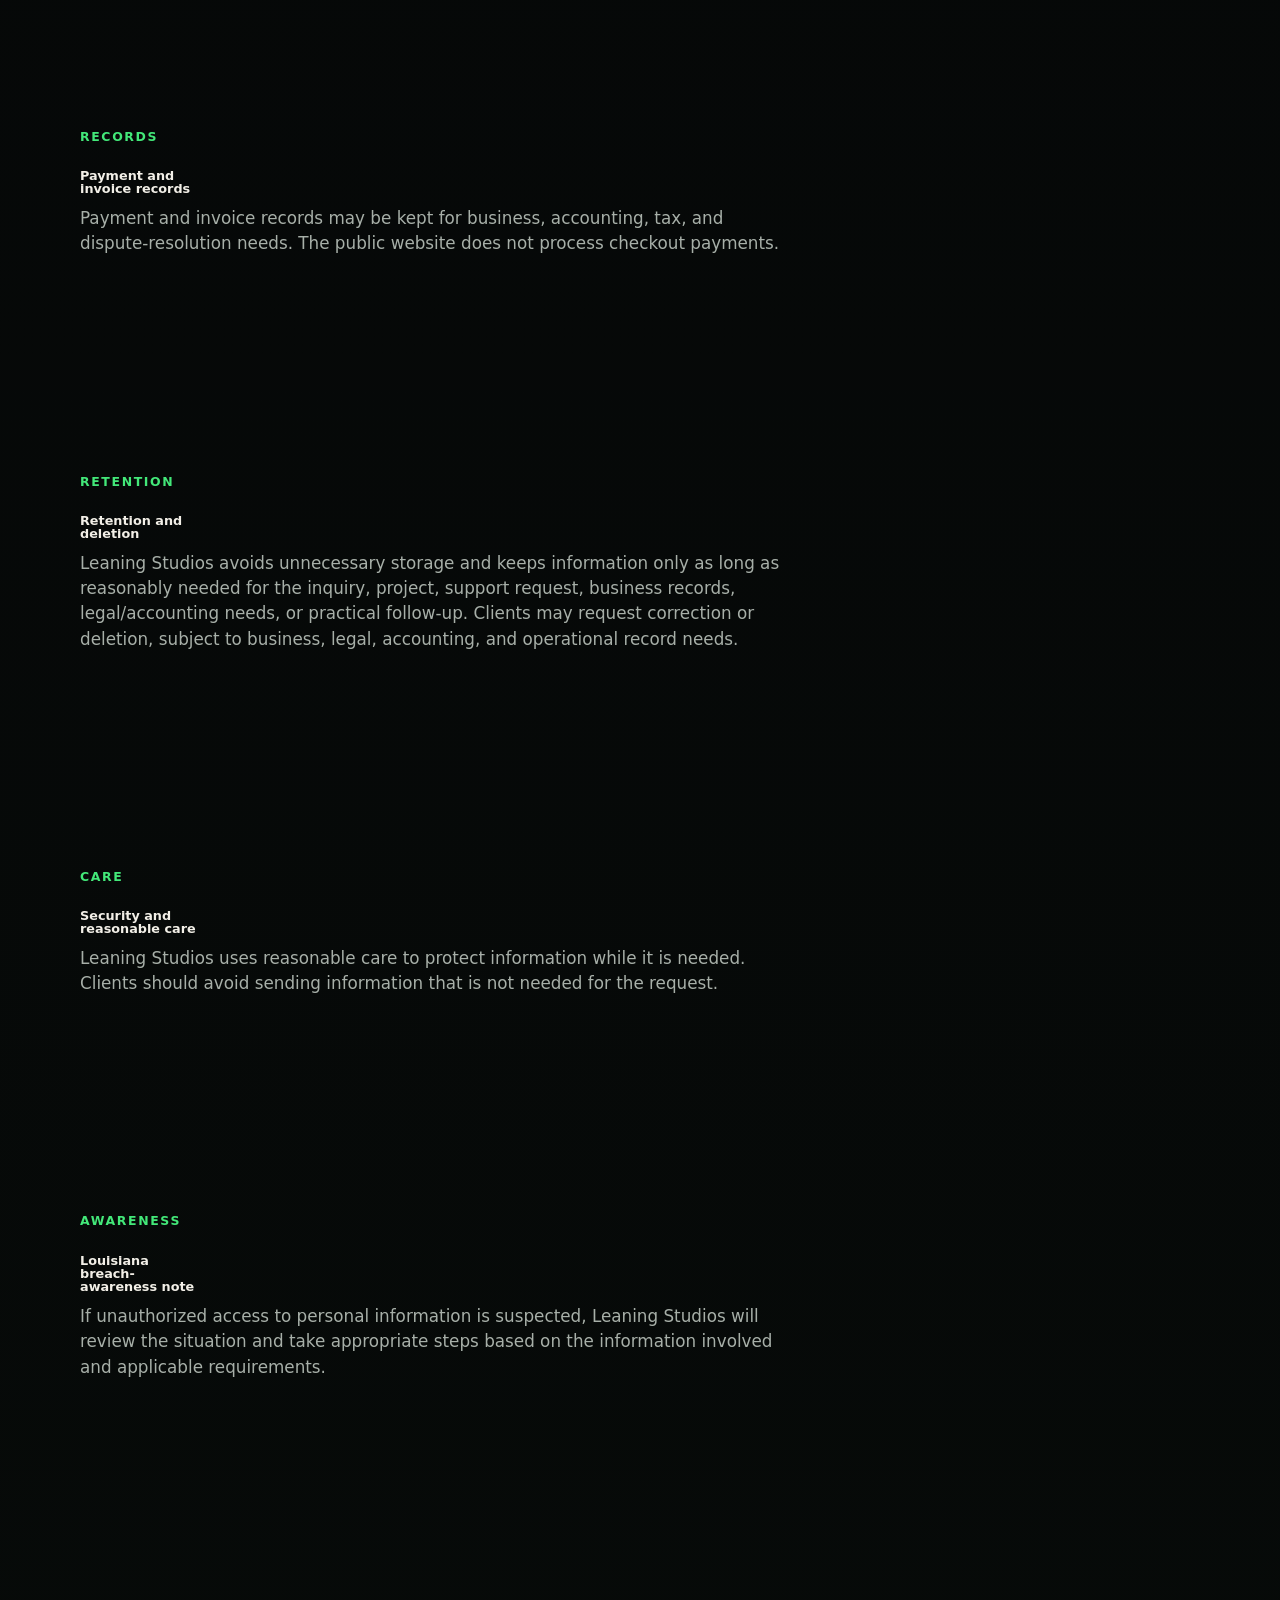
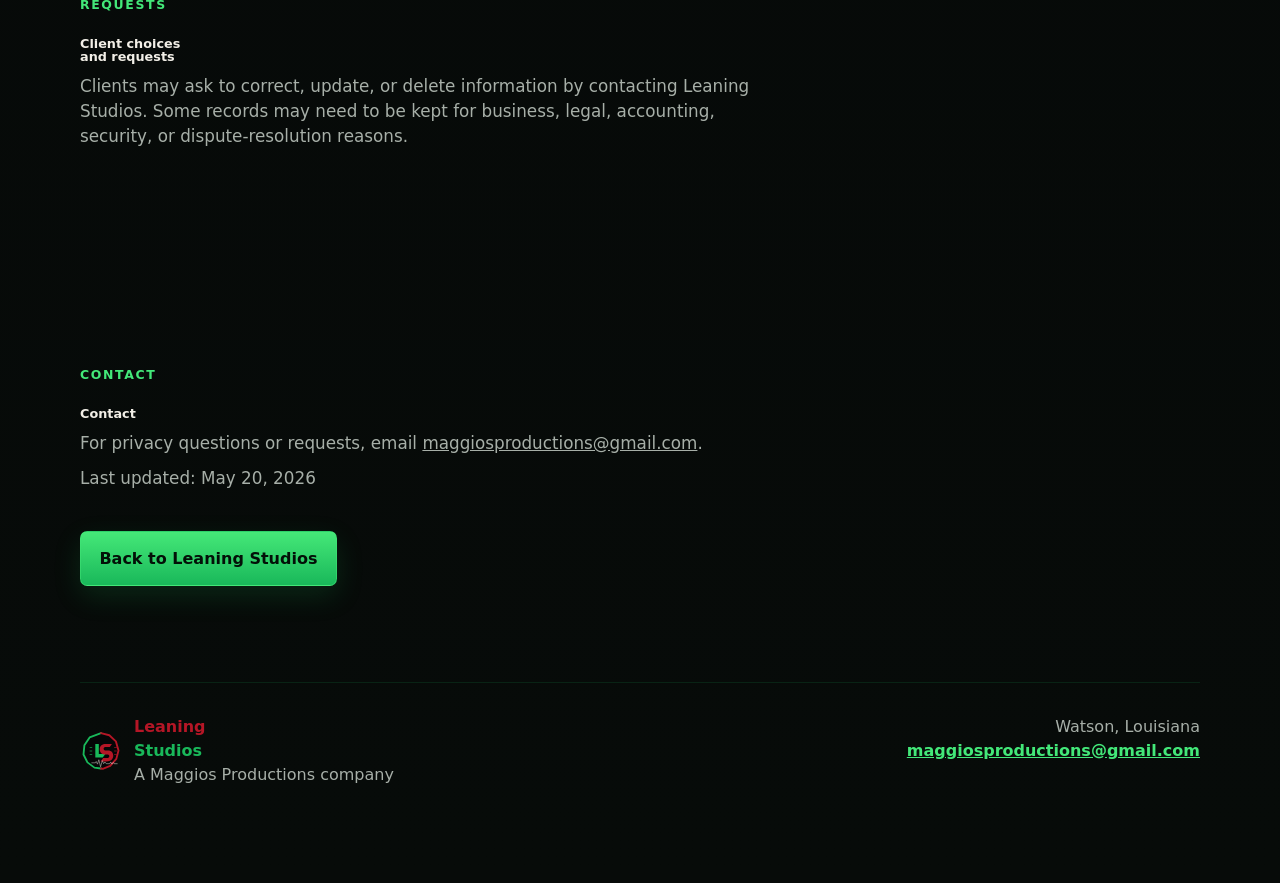
<file: privacy-policy.html>
<!doctype html>
<html lang="en">
  <head>
    <meta charset="utf-8">
    <meta name="viewport" content="width=device-width, initial-scale=1">
    <title>Privacy Policy | Leaning Studios</title>
    <meta name="description" content="Privacy and information-handling practices for Leaning Studios inquiries, project files, Studio Support requests, and client communications.">
    <meta property="og:title" content="Privacy Policy | Leaning Studios">
    <meta
      property="og:description"
      content="Privacy and information-handling practices for Leaning Studios inquiries, project files, Studio Support requests, and client communications."
    >
    <meta property="og:image" content="https://leaningstudios.com/assets/images/social-preview.png">
    <meta property="og:type" content="website">
    <meta property="og:url" content="https://leaningstudios.com/privacy-policy.html">
    <link rel="canonical" href="https://leaningstudios.com/privacy-policy.html">
    <link rel="icon" href="assets/icons/favicon.svg" type="image/svg+xml">
    <link rel="stylesheet" href="styles.css">
    <style>
      .privacy-policy-page .content-section h2 {
        font-size: 80%;
      }
    </style>
  </head>
  <body class="privacy-policy-page">
    <a class="skip-link" href="#main">Skip to content</a>

    <header class="site-header">
      <nav class="nav-shell" aria-label="Primary navigation">
        <a class="brand" href="/" aria-label="Leaning Studios home">
          <img
            class="brand-mark"
            src="assets/logos/leaning-studios-shield-mark.svg"
            alt="Leaning Studios"
            width="54"
            height="54"
          >
          <span class="brand-wordmark" aria-hidden="true">
            <span class="brand-word brand-word-red">LEANING</span>
            <span class="brand-word brand-word-green">STUDIOS</span>
          </span>
          <span class="brand-parent">
            <small>A Maggios Productions company</small>
          </span>
        </a>

        <div class="nav-links">
          <a href="/">Home</a>
          <a href="/start/">Start a Project</a>
          <a href="/studio-support.html">Studio Support</a>
          <a href="/#contact">Contact</a>
        </div>
      </nav>
    </header>

    <main id="main">
      <section class="support-hero" aria-labelledby="privacy-title">
        <div>
          <p class="eyebrow">Privacy Policy</p>
          <h1 id="privacy-title">Privacy Policy</h1>
          <p class="hero-copy">
            This page explains how Leaning Studios handles inquiry details, project files,
            Studio Support information, uploads, and client communications.
          </p>
        </div>
        <aside class="support-rule" aria-label="Privacy contact">
          <strong>Contact</strong>
          <p>
            For privacy questions or requests, email
            <a href="mailto:maggiosproductions@gmail.com">maggiosproductions@gmail.com</a>.
          </p>
        </aside>
      </section>

      <section class="content-section" aria-labelledby="applies-title">
        <div class="section-heading">
          <p class="eyebrow">Scope</p>
          <h2 id="applies-title">Who this policy applies to</h2>
          <p>
            This policy applies to people who contact Leaning Studios, submit a project or support
            request, share files, ask for Studio Support / Satellite Support, communicate about work,
            or work with Leaning Studios under Maggios Productions.
          </p>
        </div>
      </section>

      <section class="content-section" aria-labelledby="collects-title">
        <div class="section-heading">
          <p class="eyebrow">Information</p>
          <h2 id="collects-title">Information Leaning Studios collects</h2>
          <p>
            Leaning Studios collects only what is reasonably needed to review, respond to, schedule,
            prepare, support, or complete a request. This may include name, email, phone number,
            artist name, organization name, project/support details, scheduling details, payment or
            invoice-related records, emails, texts, messages, project/session files, uploaded files,
            photos, screenshots, internal job/support records, testimonials, case study details,
            private project details, access details, and login-related information when a support task
            requires it.
          </p>
        </div>
      </section>

      <section class="content-section" aria-labelledby="use-title">
        <div class="section-heading">
          <p class="eyebrow">Use</p>
          <h2 id="use-title">How information is used</h2>
          <p>
            Information is used to review inquiries, respond to clients, route requests, prepare
            sessions, provide Studio Support, organize project files, deliver work, maintain business
            records, prepare invoices, handle scheduling, and keep project/support work moving in a
            clear way.
          </p>
        </div>
      </section>

      <section class="content-section" aria-labelledby="confidential-title">
        <div class="section-heading">
          <p class="eyebrow">Default Handling</p>
          <h2 id="confidential-title">Confidentiality by default</h2>
          <p>
            Client information, project files, support records, access details, photos, screenshots,
            and private communications are confidential by default. Leaning Studios keeps information
            limited to the people and tools reasonably needed for the approved work.
          </p>
        </div>
      </section>

      <section class="content-section" aria-labelledby="files-title">
        <div class="section-heading">
          <p class="eyebrow">Files</p>
          <h2 id="files-title">Project files, uploads, and original files</h2>
          <p>
            Only send files you have permission to share. Leaning Studios protects information while
            it is needed, avoids unnecessary storage, and protects original files where practical.
            Project files and uploads are handled as confidential by default and are not used publicly
            without permission.
          </p>
        </div>
      </section>

      <section class="content-section" aria-labelledby="public-use-title">
        <div class="section-heading">
          <p class="eyebrow">Public Use</p>
          <h2 id="public-use-title">Photos, screenshots, testimonials, and case studies</h2>
          <p>
            Client photos, screenshots, names, organization names, testimonials, project files,
            support examples, and case studies are not used publicly without permission. Permission
            may be requested for portfolio, social, educational, or promotional use, but it is not
            assumed from an inquiry or support request.
          </p>
        </div>
      </section>

      <section class="content-section" aria-labelledby="passwords-title">
        <div class="section-heading">
          <p class="eyebrow">Access</p>
          <h2 id="passwords-title">Passwords and access details</h2>
          <p>
            Leaning Studios avoids storing passwords when possible. If access details or
            login-related information are needed for a support task, they should be shared only for
            the approved scope and changed or revoked when the work is complete.
          </p>
        </div>
      </section>

      <section class="content-section" aria-labelledby="support-title">
        <div class="section-heading">
          <p class="eyebrow">Support</p>
          <h2 id="support-title">Studio Support / Satellite Support information</h2>
          <p>
            Studio Support / Satellite Support requests may include system details, routing notes,
            DAW/session information, screenshots, file examples, room details, troubleshooting notes,
            access-related information, and internal support records. These details are handled as
            confidential by default and used only within the approved support scope.
          </p>
          <p>
            Business systems, websites, intake forms, dashboards, automation, CRM-style workflows,
            and non-audio infrastructure route to Web Systems, not Partner Support.
          </p>
        </div>
      </section>

      <section class="content-section" aria-labelledby="telecom-title">
        <div class="section-heading">
          <p class="eyebrow">Restricted Details</p>
          <h2 id="telecom-title">Telecom-like / CPNI-like information</h2>
          <p>
            If telecom-like / CPNI-like information is encountered during a support request, Leaning
            Studios treats it as restricted confidential information. It is handled only within the
            approved support scope and is not used for unrelated purposes.
          </p>
        </div>
      </section>

      <section class="content-section" aria-labelledby="tools-title">
        <div class="section-heading">
          <p class="eyebrow">Tools</p>
          <h2 id="tools-title">Third-party tools</h2>
          <p>
            Leaning Studios may use third-party tools for forms, email, file sharing, hosting,
            documents, communication, audio work, project review, and support work. Those tools may
            process information under their own policies and settings.
          </p>
        </div>
      </section>

      <section class="content-section" aria-labelledby="payment-title">
        <div class="section-heading">
          <p class="eyebrow">Records</p>
          <h2 id="payment-title">Payment and invoice records</h2>
          <p>
            Payment and invoice records may be kept for business, accounting, tax, and
            dispute-resolution needs. The public website does not process checkout payments.
          </p>
        </div>
      </section>

      <section class="content-section" aria-labelledby="retention-title">
        <div class="section-heading">
          <p class="eyebrow">Retention</p>
          <h2 id="retention-title">Retention and deletion</h2>
          <p>
            Leaning Studios avoids unnecessary storage and keeps information only as long as
            reasonably needed for the inquiry, project, support request, business records,
            legal/accounting needs, or practical follow-up. Clients may request correction or
            deletion, subject to business, legal, accounting, and operational record needs.
          </p>
        </div>
      </section>

      <section class="content-section" aria-labelledby="security-title">
        <div class="section-heading">
          <p class="eyebrow">Care</p>
          <h2 id="security-title">Security and reasonable care</h2>
          <p>
            Leaning Studios uses reasonable care to protect information while it is needed. Clients
            should avoid sending information that is not needed for the request.
          </p>
        </div>
      </section>

      <section class="content-section" aria-labelledby="breach-title">
        <div class="section-heading">
          <p class="eyebrow">Awareness</p>
          <h2 id="breach-title">Louisiana breach-awareness note</h2>
          <p>
            If unauthorized access to personal information is suspected, Leaning Studios will review
            the situation and take appropriate steps based on the information involved and applicable
            requirements.
          </p>
        </div>
      </section>

      <section class="content-section" aria-labelledby="choices-title">
        <div class="section-heading">
          <p class="eyebrow">Requests</p>
          <h2 id="choices-title">Client choices and requests</h2>
          <p>
            Clients may ask to correct, update, or delete information by contacting Leaning Studios.
            Some records may need to be kept for business, legal, accounting, security, or
            dispute-resolution reasons.
          </p>
        </div>
      </section>

      <section class="content-section support-cta" aria-labelledby="contact-title">
        <div class="section-heading">
          <p class="eyebrow">Contact</p>
          <h2 id="contact-title">Contact</h2>
          <p>
            For privacy questions or requests, email
            <a href="mailto:maggiosproductions@gmail.com">maggiosproductions@gmail.com</a>.
          </p>
          <p>Last updated: May 20, 2026</p>
        </div>
        <a class="button button-primary" href="/">Back to Leaning Studios</a>
      </section>
    </main>

    <footer class="site-footer">
      <div class="footer-brand">
        <img src="assets/logos/leaning-studios-shield-mark.svg" alt="" width="42" height="42">
        <span>
          <strong><span class="brand-word-red">Leaning</span> <span class="brand-word-green">Studios</span></strong>
          <span>A Maggios Productions company</span>
        </span>
      </div>
      <address>
        Watson, Louisiana<br>
        <a href="mailto:maggiosproductions@gmail.com">maggiosproductions@gmail.com</a>
      </address>
    </footer>
  </body>
</html>
</file>
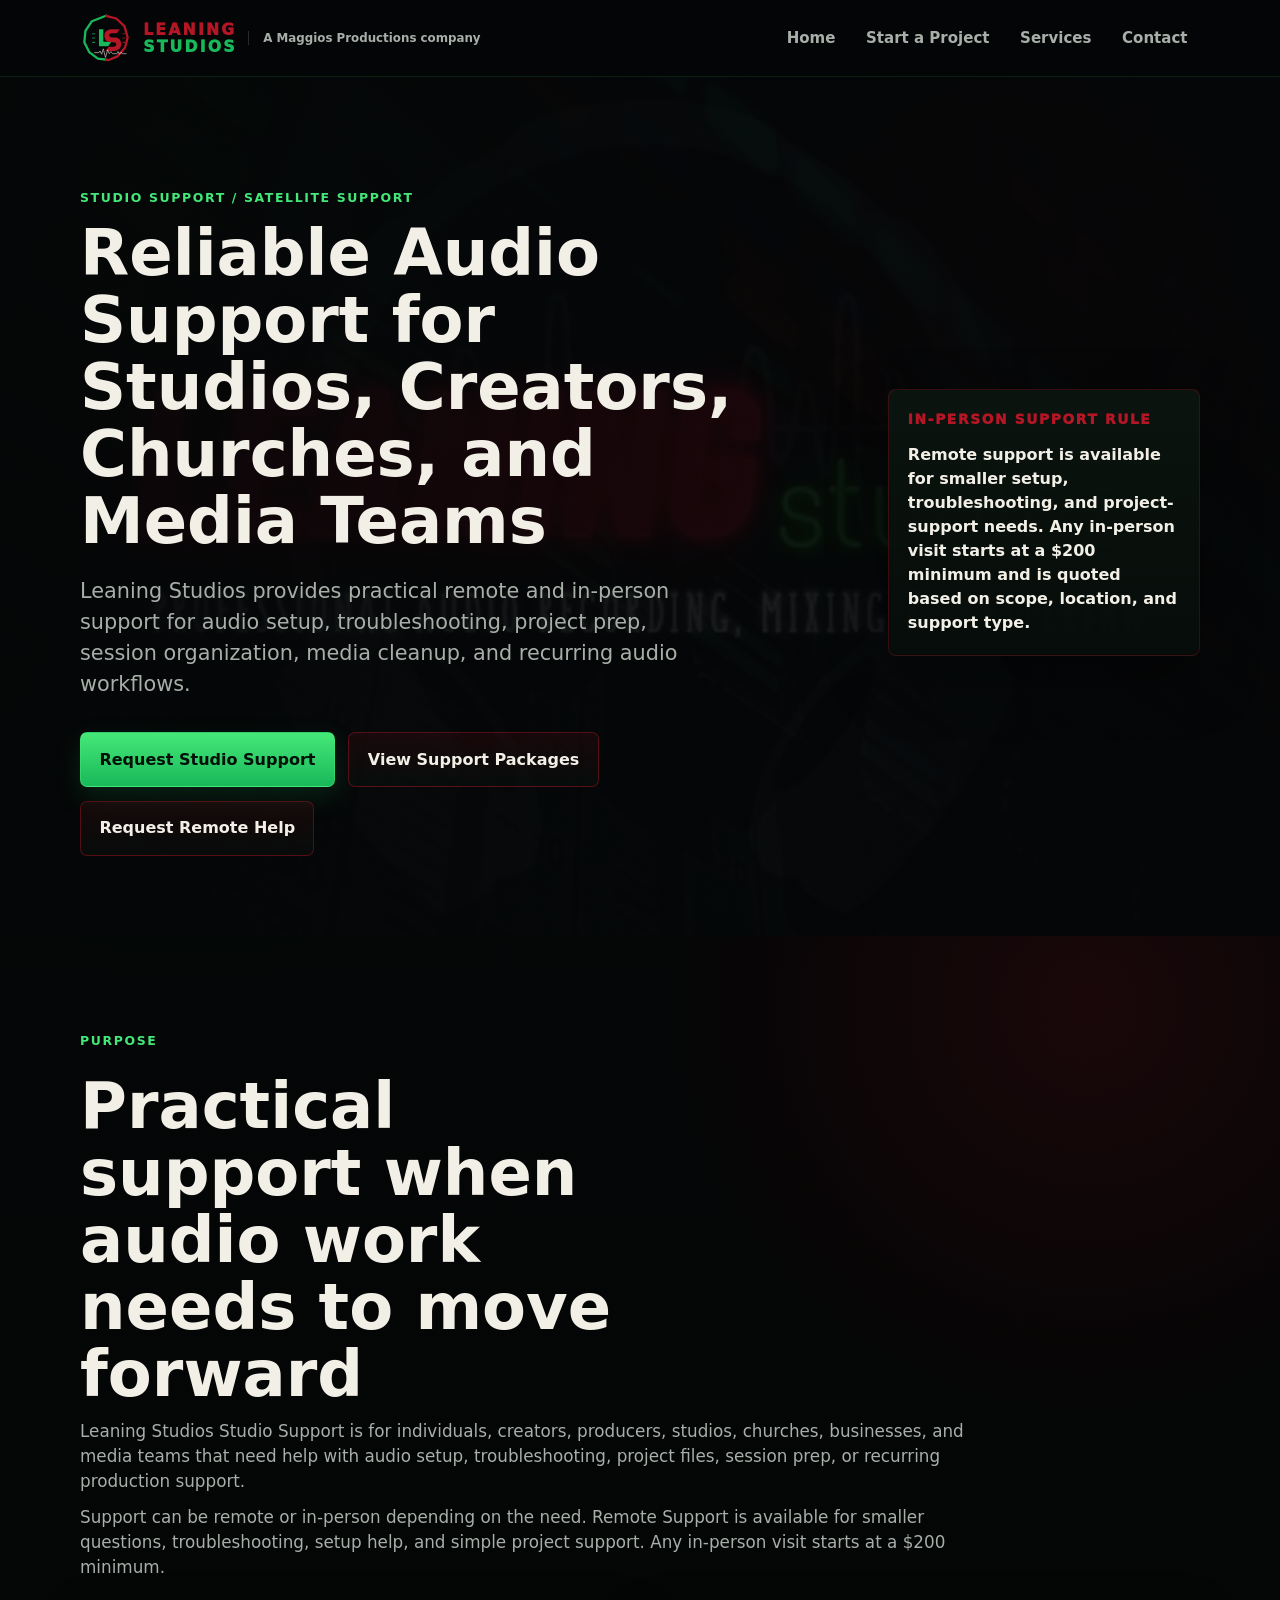
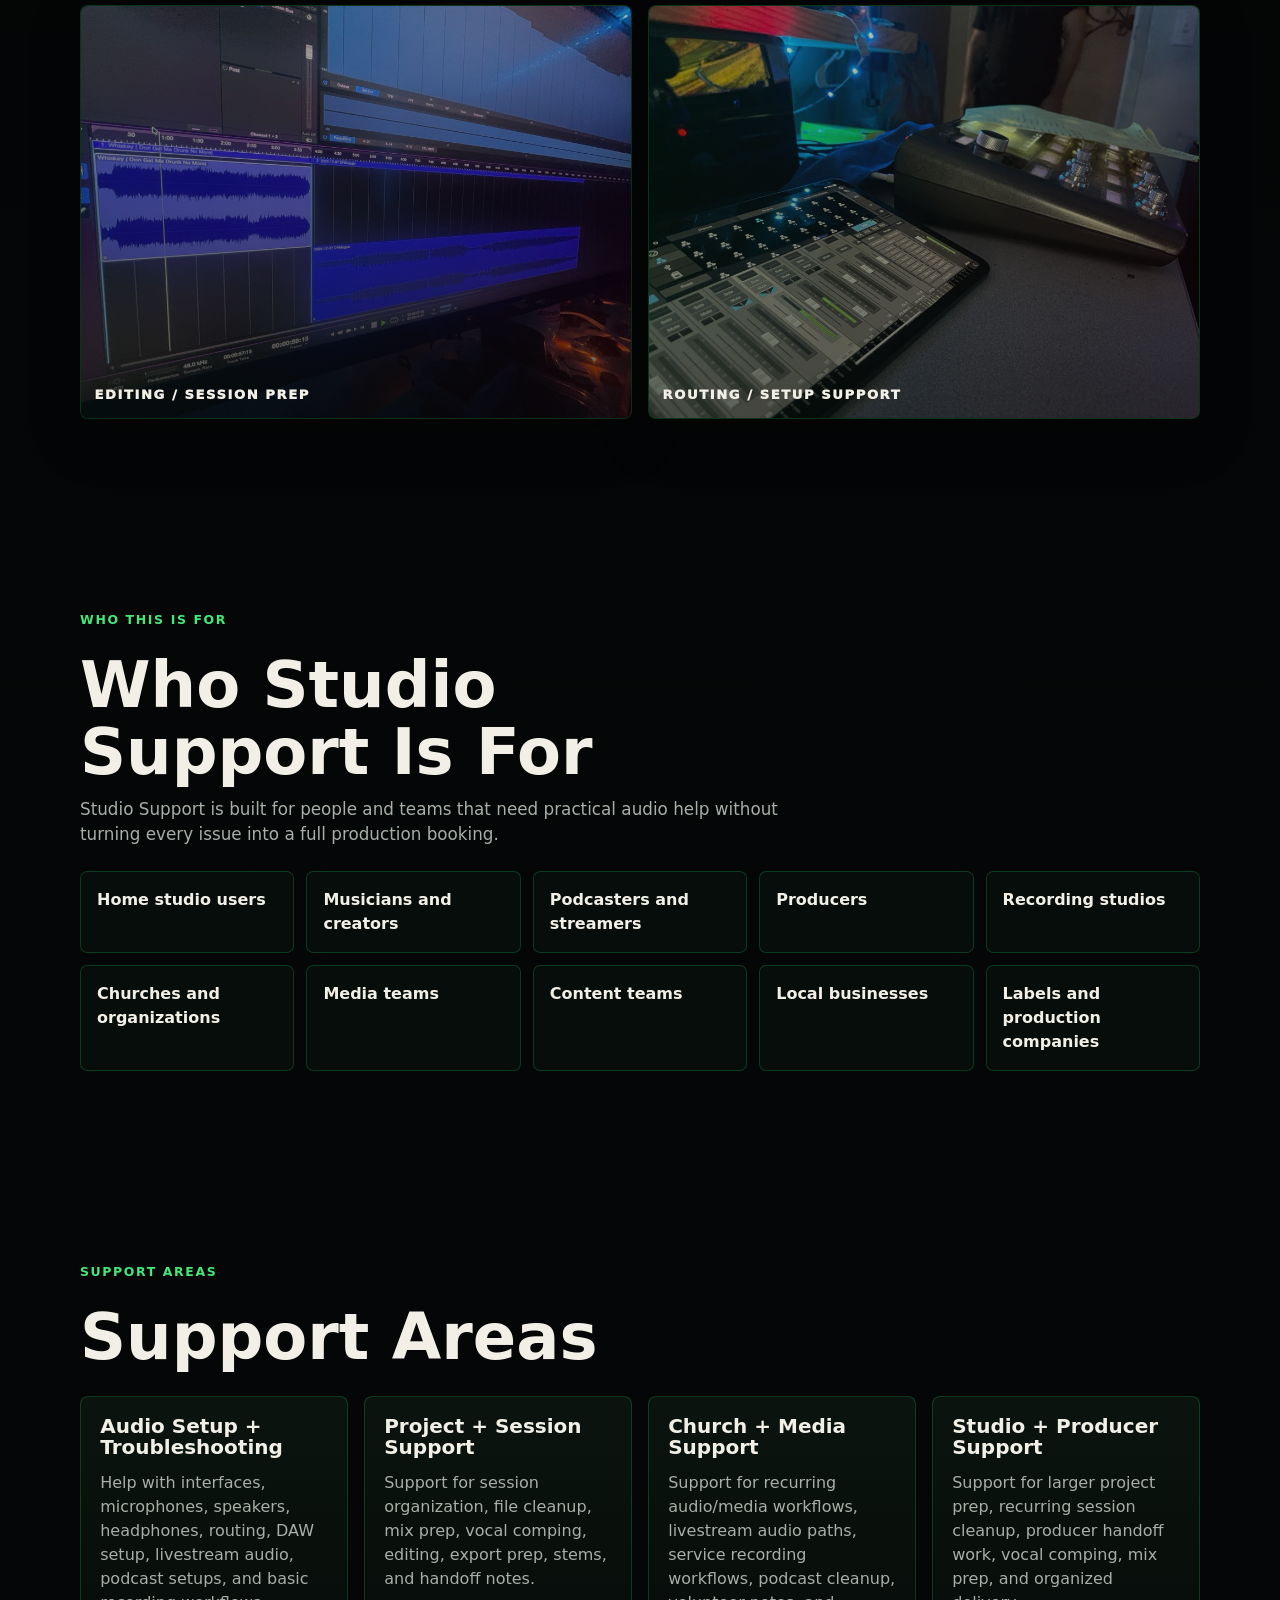
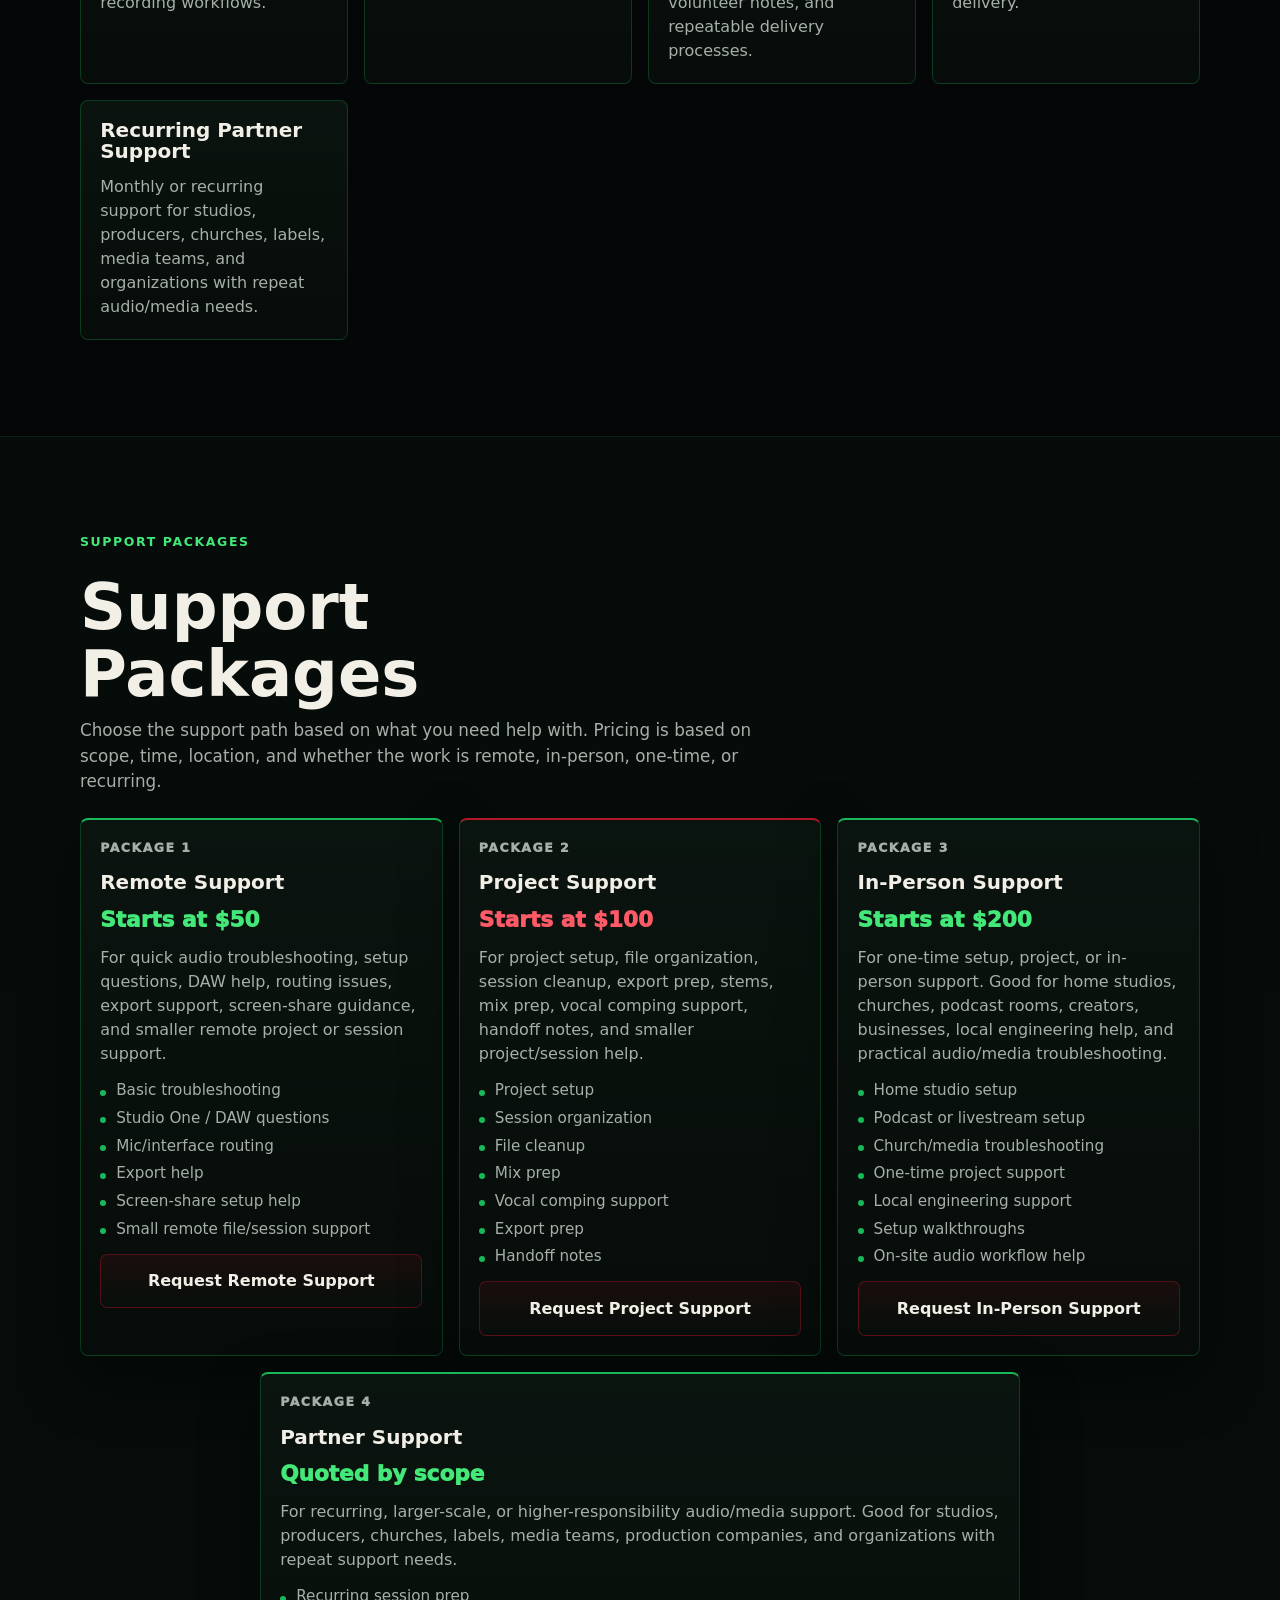
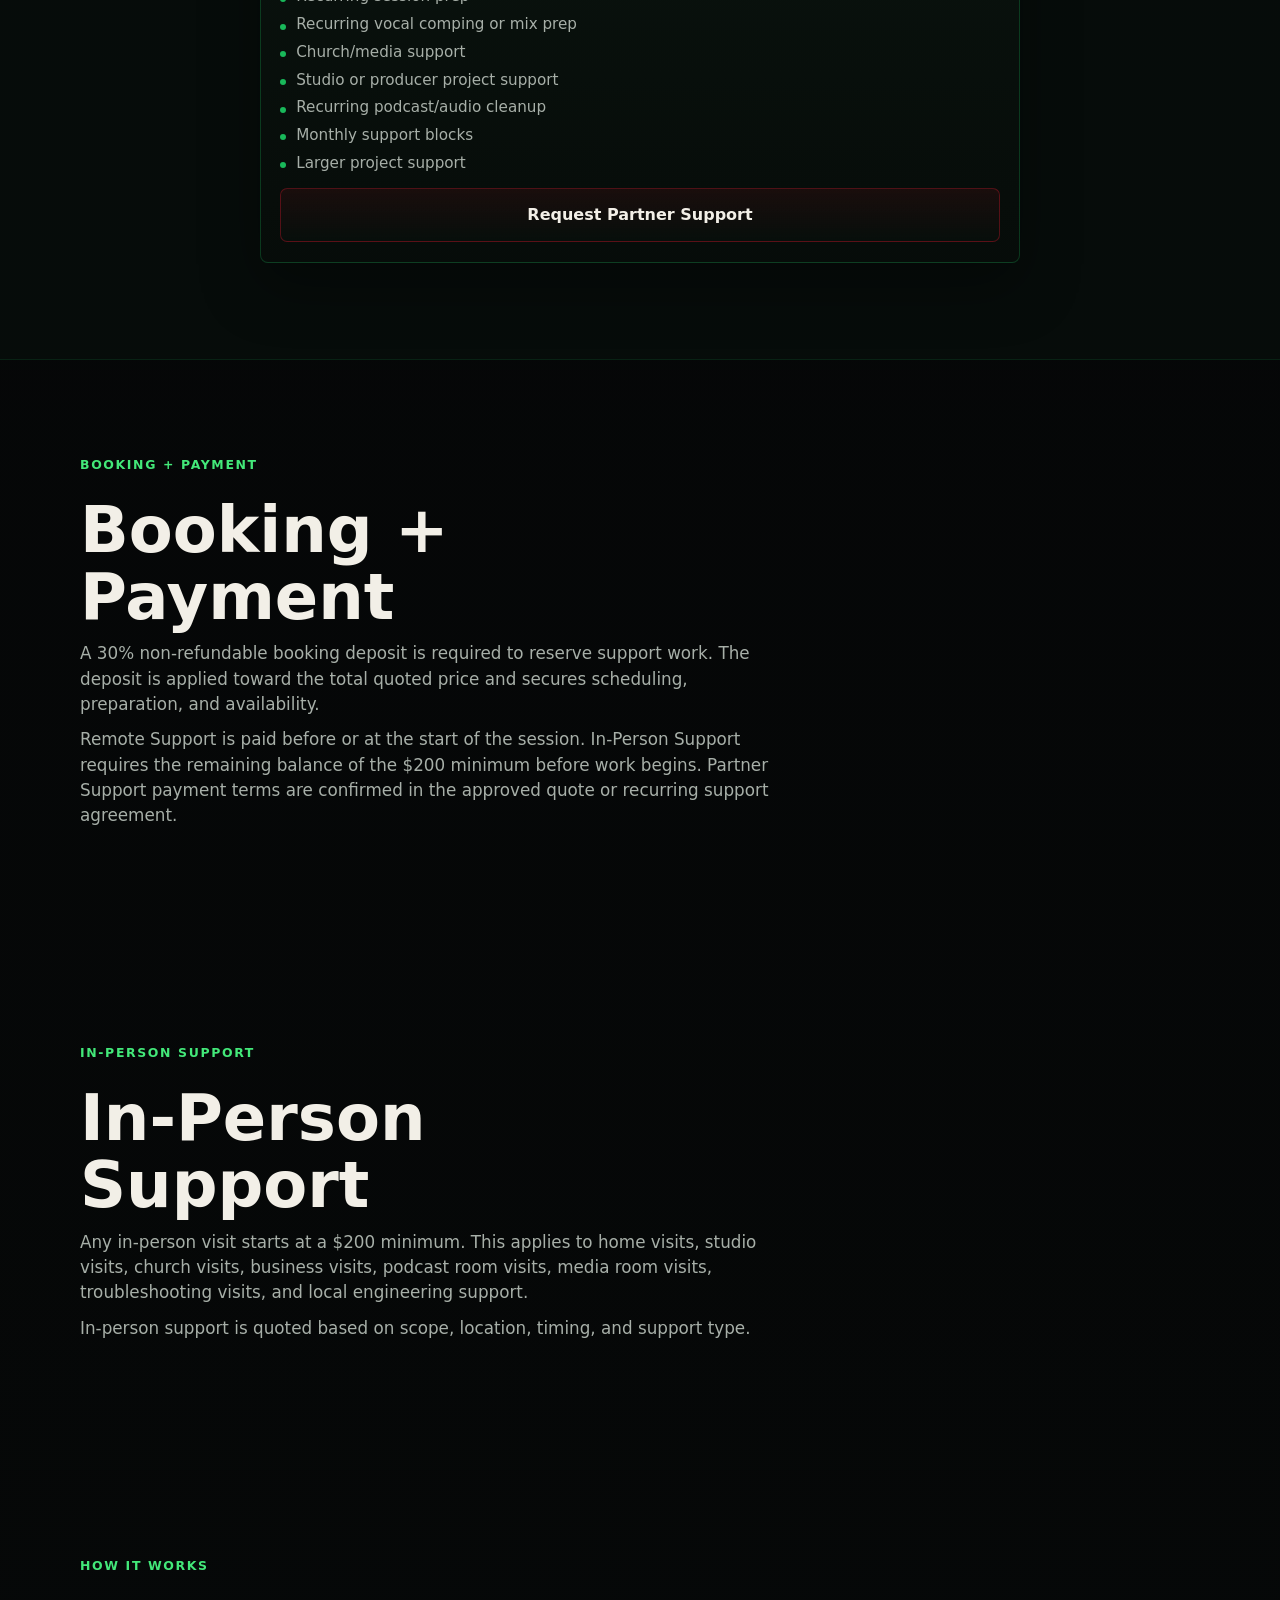
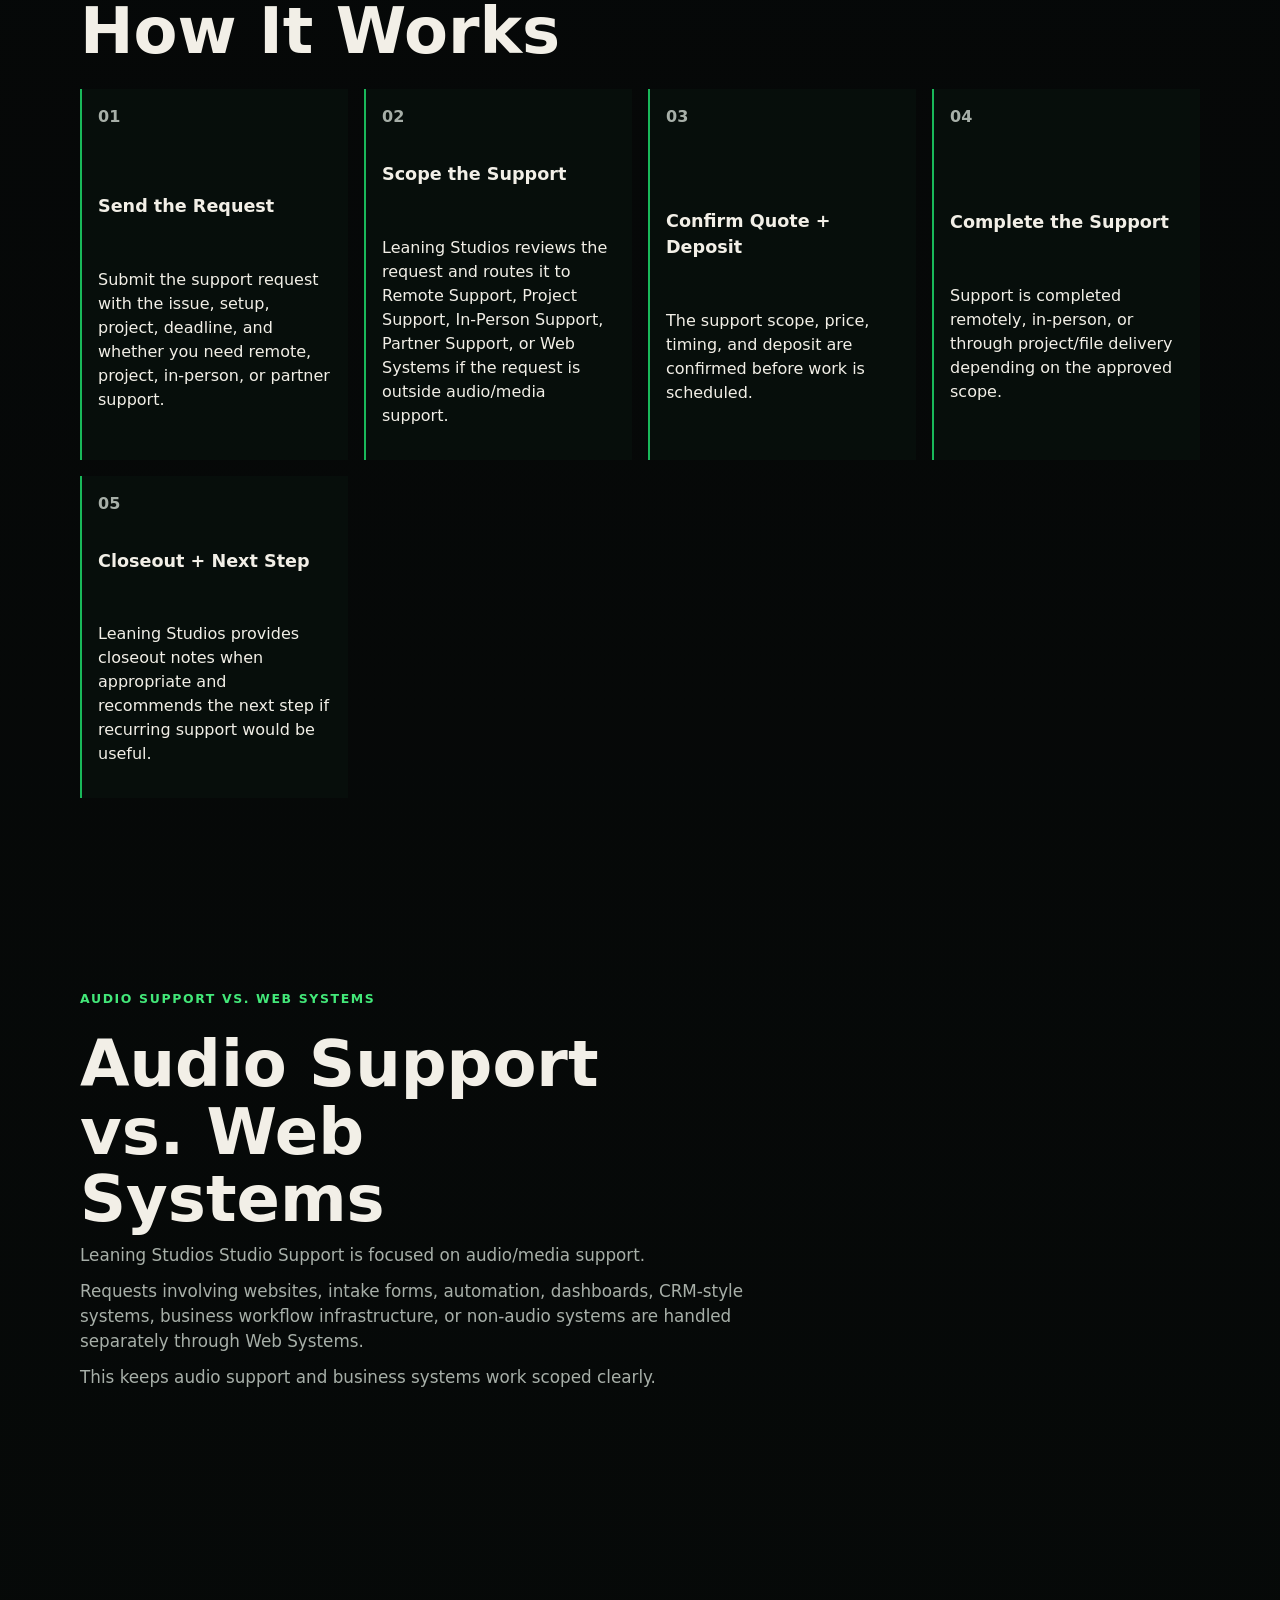
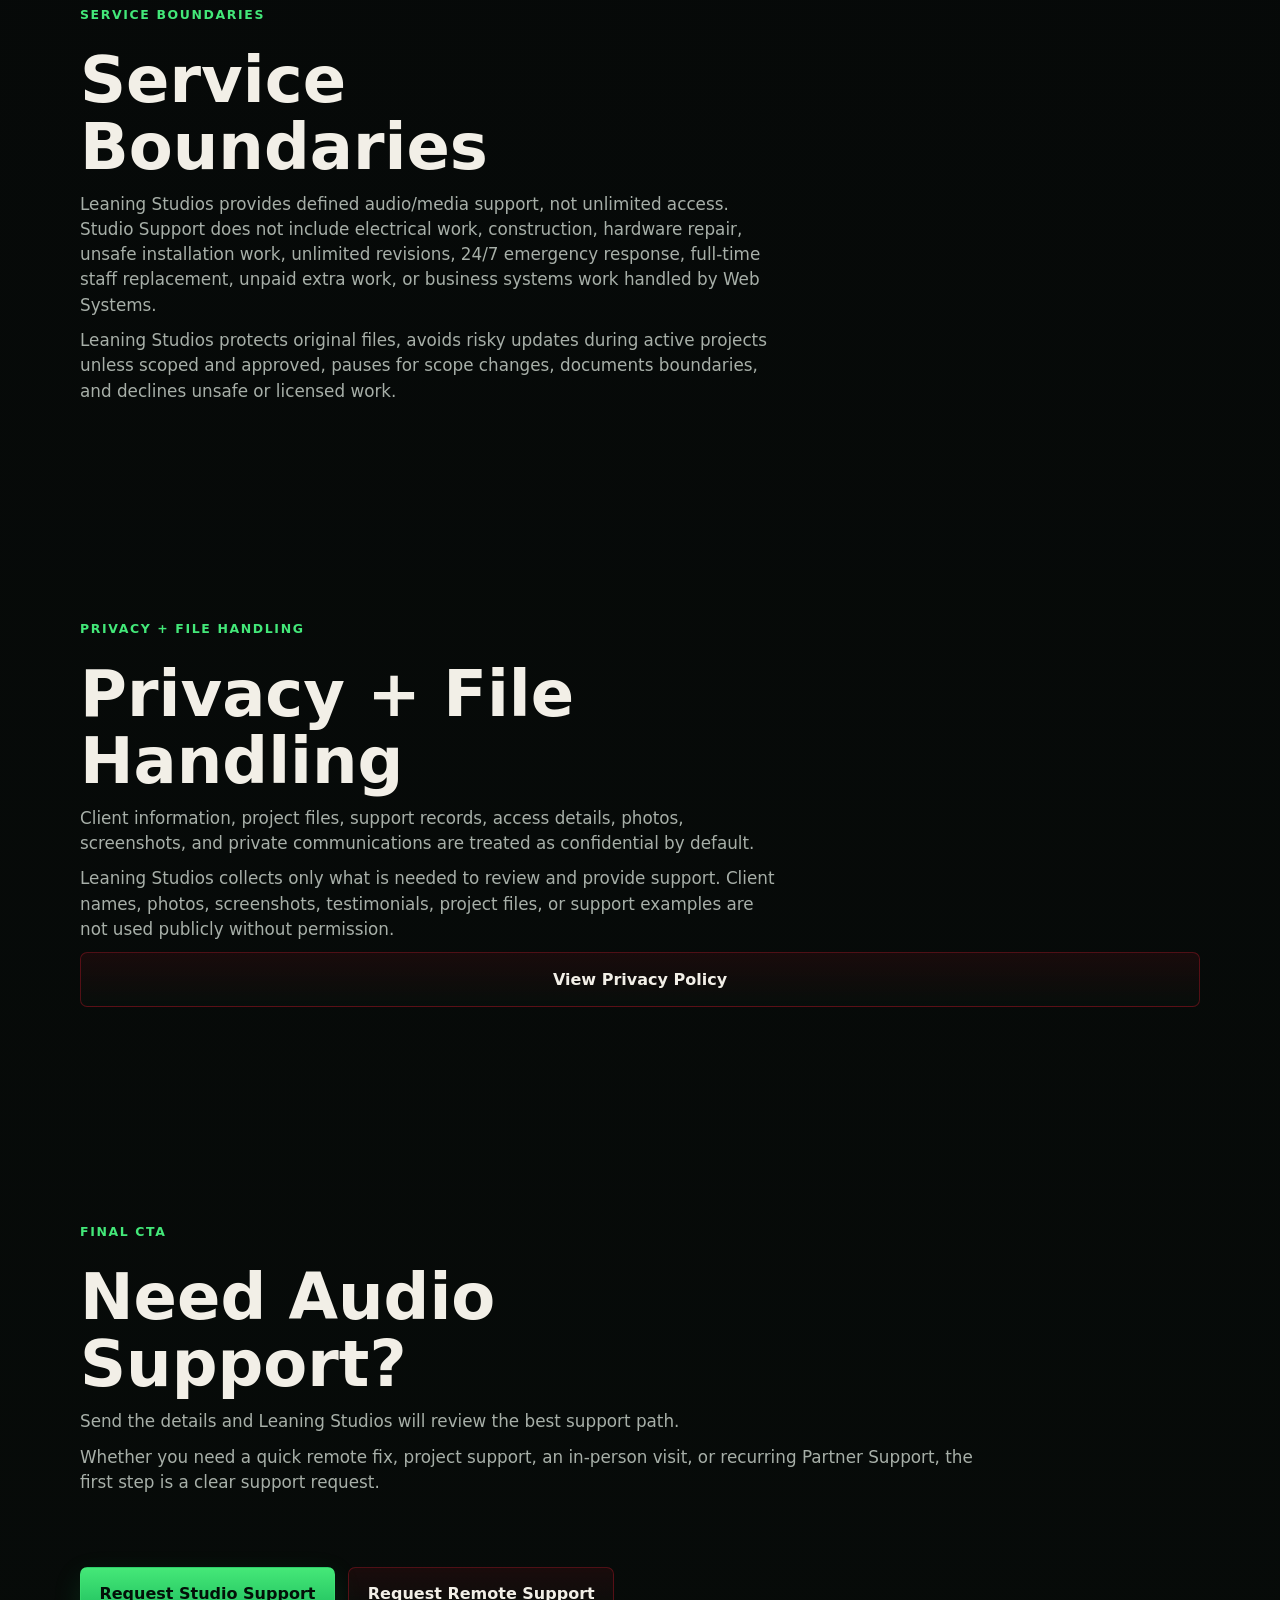
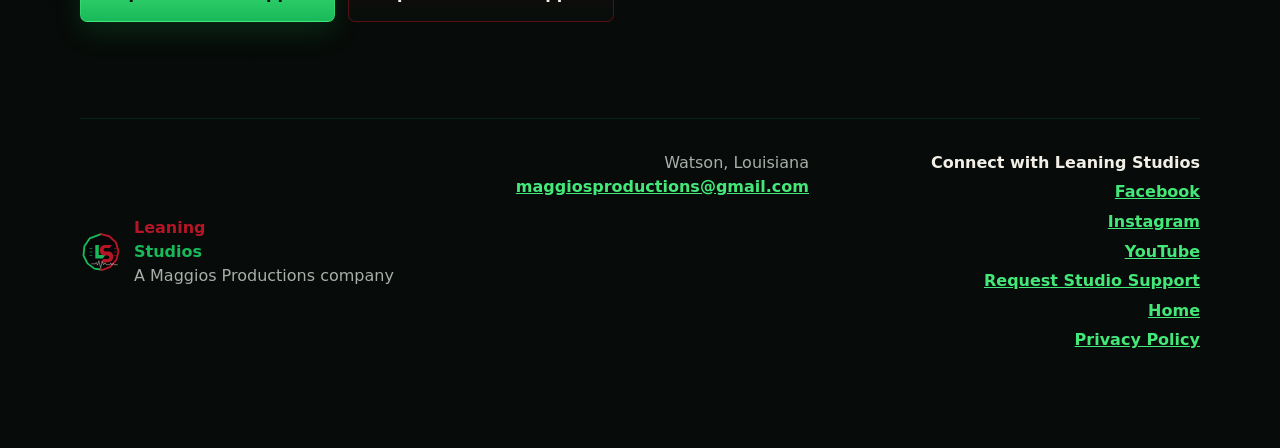
<file: studio-support.html>
<!doctype html>
<html lang="en">
  <head>
    <meta charset="utf-8">
    <meta name="viewport" content="width=device-width, initial-scale=1">
    <title>Studio Support for Audio Setup, Troubleshooting &amp; Media Teams | Leaning Studios</title>
    <meta
      name="description"
      content="Leaning Studios provides remote and in-person audio support for creators, studios, churches, producers, businesses, and media teams in the Watson, Denham Springs, Baton Rouge, and Louisiana area."
    >
    <meta property="og:title" content="Studio Support for Audio Setup, Troubleshooting &amp; Media Teams | Leaning Studios">
    <meta
      property="og:description"
      content="Practical remote and in-person support for audio setup, troubleshooting, project prep, session organization, media cleanup, and recurring audio workflows."
    >
    <meta property="og:image" content="https://leaningstudios.com/assets/images/social-preview.png">
    <meta property="og:type" content="website">
    <meta property="og:url" content="https://leaningstudios.com/studio-support.html">
    <link rel="canonical" href="https://leaningstudios.com/studio-support.html">
    <link rel="icon" href="assets/icons/favicon.svg" type="image/svg+xml">
    <link rel="stylesheet" href="styles.css">
  </head>
  <body>
    <a class="skip-link" href="#main">Skip to content</a>

    <header class="site-header">
      <nav class="nav-shell" aria-label="Primary navigation">
        <a class="brand" href="/" aria-label="Leaning Studios home">
          <img
            class="brand-mark"
            src="assets/logos/leaning-studios-shield-mark.svg"
            alt="Leaning Studios"
            width="54"
            height="54"
          >
          <span class="brand-wordmark" aria-hidden="true">
            <span class="brand-word brand-word-red">LEANING</span>
            <span class="brand-word brand-word-green">STUDIOS</span>
          </span>
          <span class="brand-parent">
            <small>A Maggios Productions company</small>
          </span>
        </a>

        <div class="nav-links">
          <a href="/">Home</a>
          <a href="/start/">Start a Project</a>
          <a href="/#services">Services</a>
          <a href="/#contact">Contact</a>
        </div>
      </nav>
    </header>

    <main id="main">
      <section class="support-hero" aria-labelledby="support-title">
        <div>
          <p class="eyebrow">Studio Support / Satellite Support</p>
          <h1 id="support-title">Reliable Audio Support for Studios, Creators, Churches, and Media Teams</h1>
          <p class="hero-copy">
            Leaning Studios provides practical remote and in-person support for audio setup,
            troubleshooting, project prep, session organization, media cleanup, and recurring audio workflows.
          </p>
          <div class="hero-actions" aria-label="Studio Support actions">
            <a class="button button-primary" href="/start/">Request Studio Support</a>
            <a class="button button-secondary" href="#support-packages">View Support Packages</a>
            <a class="button button-secondary" href="/start/">Request Remote Help</a>
          </div>
        </div>
        <aside class="support-rule" aria-label="In-person support rule">
          <strong>In-person support rule</strong>
          <p>
            Remote support is available for smaller setup, troubleshooting, and project-support
            needs. Any in-person visit starts at a $200 minimum and is quoted based on scope,
            location, and support type.
          </p>
        </aside>
      </section>

      <section class="content-section support-intro" aria-labelledby="support-intro-title">
        <div class="section-heading">
          <p class="eyebrow">Purpose</p>
          <h2 id="support-intro-title">Practical support when audio work needs to move forward</h2>
          <p>
            Leaning Studios Studio Support is for individuals, creators, producers, studios,
            churches, businesses, and media teams that need help with audio setup, troubleshooting,
            project files, session prep, or recurring production support.
          </p>
          <p>
            Support can be remote or in-person depending on the need. Remote Support is available
            for smaller questions, troubleshooting, setup help, and simple project support. Any
            in-person visit starts at a $200 minimum.
          </p>
        </div>
        <div class="support-photo-row" aria-label="Studio Support workspace photos">
          <figure class="studio-photo-card">
            <img src="assets/images/studio/daw-editing.jpg" alt="DAW waveform and editing session on a Leaning Studios screen." loading="lazy">
            <figcaption>Editing / Session Prep</figcaption>
          </figure>
          <figure class="studio-photo-card">
            <img src="assets/images/studio/console-detail.jpg" alt="Audio routing and console control detail at Leaning Studios." loading="lazy">
            <figcaption>Routing / Setup Support</figcaption>
          </figure>
        </div>
      </section>

      <section class="content-section" aria-labelledby="audience-title">
        <div class="section-heading">
          <p class="eyebrow">Who This Is For</p>
          <h2 id="audience-title">Who Studio Support Is For</h2>
          <p>
            Studio Support is built for people and teams that need practical audio help without
            turning every issue into a full production booking.
          </p>
        </div>
        <ul class="feature-list">
          <li>Home studio users</li>
          <li>Musicians and creators</li>
          <li>Podcasters and streamers</li>
          <li>Producers</li>
          <li>Recording studios</li>
          <li>Churches and organizations</li>
          <li>Media teams</li>
          <li>Content teams</li>
          <li>Local businesses</li>
          <li>Labels and production companies</li>
        </ul>
      </section>

      <section class="content-section" aria-labelledby="areas-title">
        <div class="section-heading">
          <p class="eyebrow">Support Areas</p>
          <h2 id="areas-title">Support Areas</h2>
        </div>
        <div class="service-grid">
          <article class="service-card">
            <h3>Audio Setup + Troubleshooting</h3>
            <p>Help with interfaces, microphones, speakers, headphones, routing, DAW setup, livestream audio, podcast setups, and basic recording workflows.</p>
          </article>
          <article class="service-card">
            <h3>Project + Session Support</h3>
            <p>Support for session organization, file cleanup, mix prep, vocal comping, editing, export prep, stems, and handoff notes.</p>
          </article>
          <article class="service-card">
            <h3>Church + Media Support</h3>
            <p>Support for recurring audio/media workflows, livestream audio paths, service recording workflows, podcast cleanup, volunteer notes, and repeatable delivery processes.</p>
          </article>
          <article class="service-card">
            <h3>Studio + Producer Support</h3>
            <p>Support for larger project prep, recurring session cleanup, producer handoff work, vocal comping, mix prep, and organized delivery.</p>
          </article>
          <article class="service-card">
            <h3>Recurring Partner Support</h3>
            <p>Monthly or recurring support for studios, producers, churches, labels, media teams, and organizations with repeat audio/media needs.</p>
          </article>
        </div>
      </section>

      <section class="section-band support-packages" id="support-packages" aria-labelledby="packages-title">
        <div class="section-heading">
          <p class="eyebrow">Support Packages</p>
          <h2 id="packages-title">Support Packages</h2>
          <p>
            Choose the support path based on what you need help with. Pricing is based on scope,
            time, location, and whether the work is remote, in-person, one-time, or recurring.
          </p>
        </div>

        <div class="support-package-grid">
          <article class="support-package-card">
            <p class="package-kicker">Package 1</p>
            <h3>Remote Support</h3>
            <p class="support-price">Starts at $50</p>
            <p>
              For quick audio troubleshooting, setup questions, DAW help, routing issues,
              export support, screen-share guidance, and smaller remote project or session support.
            </p>
            <ul>
              <li>Basic troubleshooting</li>
              <li>Studio One / DAW questions</li>
              <li>Mic/interface routing</li>
              <li>Export help</li>
              <li>Screen-share setup help</li>
              <li>Small remote file/session support</li>
            </ul>
            <a class="button button-secondary" href="/start/">Request Remote Support</a>
          </article>

          <article class="support-package-card">
            <p class="package-kicker">Package 2</p>
            <h3>Project Support</h3>
            <p class="support-price">Starts at $100</p>
            <p>
              For project setup, file organization, session cleanup, export prep, stems, mix prep,
              vocal comping support, handoff notes, and smaller project/session help.
            </p>
            <ul>
              <li>Project setup</li>
              <li>Session organization</li>
              <li>File cleanup</li>
              <li>Mix prep</li>
              <li>Vocal comping support</li>
              <li>Export prep</li>
              <li>Handoff notes</li>
            </ul>
            <a class="button button-secondary" href="/start/">Request Project Support</a>
          </article>

          <article class="support-package-card">
            <p class="package-kicker">Package 3</p>
            <h3>In-Person Support</h3>
            <p class="support-price">Starts at $200</p>
            <p>
              For one-time setup, project, or in-person support. Good for home studios, churches,
              podcast rooms, creators, businesses, local engineering help, and practical audio/media troubleshooting.
            </p>
            <ul>
              <li>Home studio setup</li>
              <li>Podcast or livestream setup</li>
              <li>Church/media troubleshooting</li>
              <li>One-time project support</li>
              <li>Local engineering support</li>
              <li>Setup walkthroughs</li>
              <li>On-site audio workflow help</li>
            </ul>
            <a class="button button-secondary" href="/start/">Request In-Person Support</a>
          </article>

          <article class="support-package-card">
            <p class="package-kicker">Package 4</p>
            <h3>Partner Support</h3>
            <p class="support-price">Quoted by scope</p>
            <p>
              For recurring, larger-scale, or higher-responsibility audio/media support. Good for
              studios, producers, churches, labels, media teams, production companies, and organizations
              with repeat support needs.
            </p>
            <ul>
              <li>Recurring session prep</li>
              <li>Recurring vocal comping or mix prep</li>
              <li>Church/media support</li>
              <li>Studio or producer project support</li>
              <li>Recurring podcast/audio cleanup</li>
              <li>Monthly support blocks</li>
              <li>Larger project support</li>
            </ul>
            <a class="button button-secondary" href="/start/">Request Partner Support</a>
          </article>
        </div>
      </section>

      <section class="content-section" aria-labelledby="booking-title">
        <div class="section-heading">
          <p class="eyebrow">Booking + Payment</p>
          <h2 id="booking-title">Booking + Payment</h2>
          <p>
            A 30% non-refundable booking deposit is required to reserve support work. The deposit
            is applied toward the total quoted price and secures scheduling, preparation, and availability.
          </p>
          <p>
            Remote Support is paid before or at the start of the session. In-Person Support requires
            the remaining balance of the $200 minimum before work begins. Partner Support payment
            terms are confirmed in the approved quote or recurring support agreement.
          </p>
        </div>
      </section>

      <section class="content-section" aria-labelledby="in-person-title">
        <div class="section-heading">
          <p class="eyebrow">In-Person Support</p>
          <h2 id="in-person-title">In-Person Support</h2>
          <p>
            Any in-person visit starts at a $200 minimum. This applies to home visits, studio visits,
            church visits, business visits, podcast room visits, media room visits, troubleshooting visits,
            and local engineering support.
          </p>
          <p>In-person support is quoted based on scope, location, timing, and support type.</p>
        </div>
      </section>

      <section class="content-section" aria-labelledby="process-title">
        <div class="section-heading">
          <p class="eyebrow">How It Works</p>
          <h2 id="process-title">How It Works</h2>
        </div>
        <ol class="process-list">
          <li>
            <span>01</span>
            <strong>Send the Request</strong>
            <p>Submit the support request with the issue, setup, project, deadline, and whether you need remote, project, in-person, or partner support.</p>
          </li>
          <li>
            <span>02</span>
            <strong>Scope the Support</strong>
            <p>Leaning Studios reviews the request and routes it to Remote Support, Project Support, In-Person Support, Partner Support, or Web Systems if the request is outside audio/media support.</p>
          </li>
          <li>
            <span>03</span>
            <strong>Confirm Quote + Deposit</strong>
            <p>The support scope, price, timing, and deposit are confirmed before work is scheduled.</p>
          </li>
          <li>
            <span>04</span>
            <strong>Complete the Support</strong>
            <p>Support is completed remotely, in-person, or through project/file delivery depending on the approved scope.</p>
          </li>
          <li>
            <span>05</span>
            <strong>Closeout + Next Step</strong>
            <p>Leaning Studios provides closeout notes when appropriate and recommends the next step if recurring support would be useful.</p>
          </li>
        </ol>
      </section>

      <section class="content-section" aria-labelledby="web-systems-title">
        <div class="section-heading">
          <p class="eyebrow">Audio Support vs. Web Systems</p>
          <h2 id="web-systems-title">Audio Support vs. Web Systems</h2>
          <p>Leaning Studios Studio Support is focused on audio/media support.</p>
          <p>
            Requests involving websites, intake forms, automation, dashboards, CRM-style systems,
            business workflow infrastructure, or non-audio systems are handled separately through Web Systems.
          </p>
          <p>This keeps audio support and business systems work scoped clearly.</p>
        </div>
      </section>

      <section class="content-section" aria-labelledby="boundaries-title">
        <div class="section-heading">
          <p class="eyebrow">Service Boundaries</p>
          <h2 id="boundaries-title">Service Boundaries</h2>
          <p>
            Leaning Studios provides defined audio/media support, not unlimited access. Studio Support
            does not include electrical work, construction, hardware repair, unsafe installation work,
            unlimited revisions, 24/7 emergency response, full-time staff replacement, unpaid extra work,
            or business systems work handled by Web Systems.
          </p>
          <p>
            Leaning Studios protects original files, avoids risky updates during active projects unless
            scoped and approved, pauses for scope changes, documents boundaries, and declines unsafe or licensed work.
          </p>
        </div>
      </section>

      <section class="content-section" aria-labelledby="privacy-title">
        <div class="section-heading">
          <p class="eyebrow">Privacy + File Handling</p>
          <h2 id="privacy-title">Privacy + File Handling</h2>
          <p>
            Client information, project files, support records, access details, photos, screenshots,
            and private communications are treated as confidential by default.
          </p>
          <p>
            Leaning Studios collects only what is needed to review and provide support. Client names,
            photos, screenshots, testimonials, project files, or support examples are not used publicly
            without permission.
          </p>
          <a class="button button-secondary" href="privacy-policy.html">View Privacy Policy</a>
        </div>
      </section>

      <section class="content-section support-cta" aria-labelledby="support-cta-title">
        <div class="section-heading">
          <p class="eyebrow">Final CTA</p>
          <h2 id="support-cta-title">Need Audio Support?</h2>
          <p>Send the details and Leaning Studios will review the best support path.</p>
          <p>
            Whether you need a quick remote fix, project support, an in-person visit, or recurring
            Partner Support, the first step is a clear support request.
          </p>
        </div>
        <div class="hero-actions">
          <a class="button button-primary" href="/start/">Request Studio Support</a>
          <a class="button button-secondary" href="/start/">Request Remote Support</a>
        </div>
      </section>
    </main>

    <footer class="site-footer">
      <div class="footer-brand">
        <img src="assets/logos/leaning-studios-shield-mark.svg" alt="" width="42" height="42">
        <span>
          <strong><span class="brand-word-red">Leaning</span> <span class="brand-word-green">Studios</span></strong>
          <span>A Maggios Productions company</span>
        </span>
      </div>
      <address>
        Watson, Louisiana<br>
        <a href="mailto:maggiosproductions@gmail.com">maggiosproductions@gmail.com</a>
      </address>
      <nav class="footer-links" aria-label="Footer navigation">
        <span>Connect with Leaning Studios</span>
        <a href="https://www.facebook.com/profile.php?id=61562613407188" target="_blank" rel="noopener noreferrer">Facebook</a>
        <a href="https://www.instagram.com/leaningstudios?utm_source=ig_web_button_share_sheet&igsh=ZDNlZDc0MzIxNw==" target="_blank" rel="noopener noreferrer">Instagram</a>
        <a href="https://www.youtube.com/@leaning.studios" target="_blank" rel="noopener noreferrer">YouTube</a>
        <a href="/start/">Request Studio Support</a>
        <a href="/">Home</a>
        <a href="privacy-policy.html">Privacy Policy</a>
      </nav>
    </footer>
  </body>
</html>
</file>
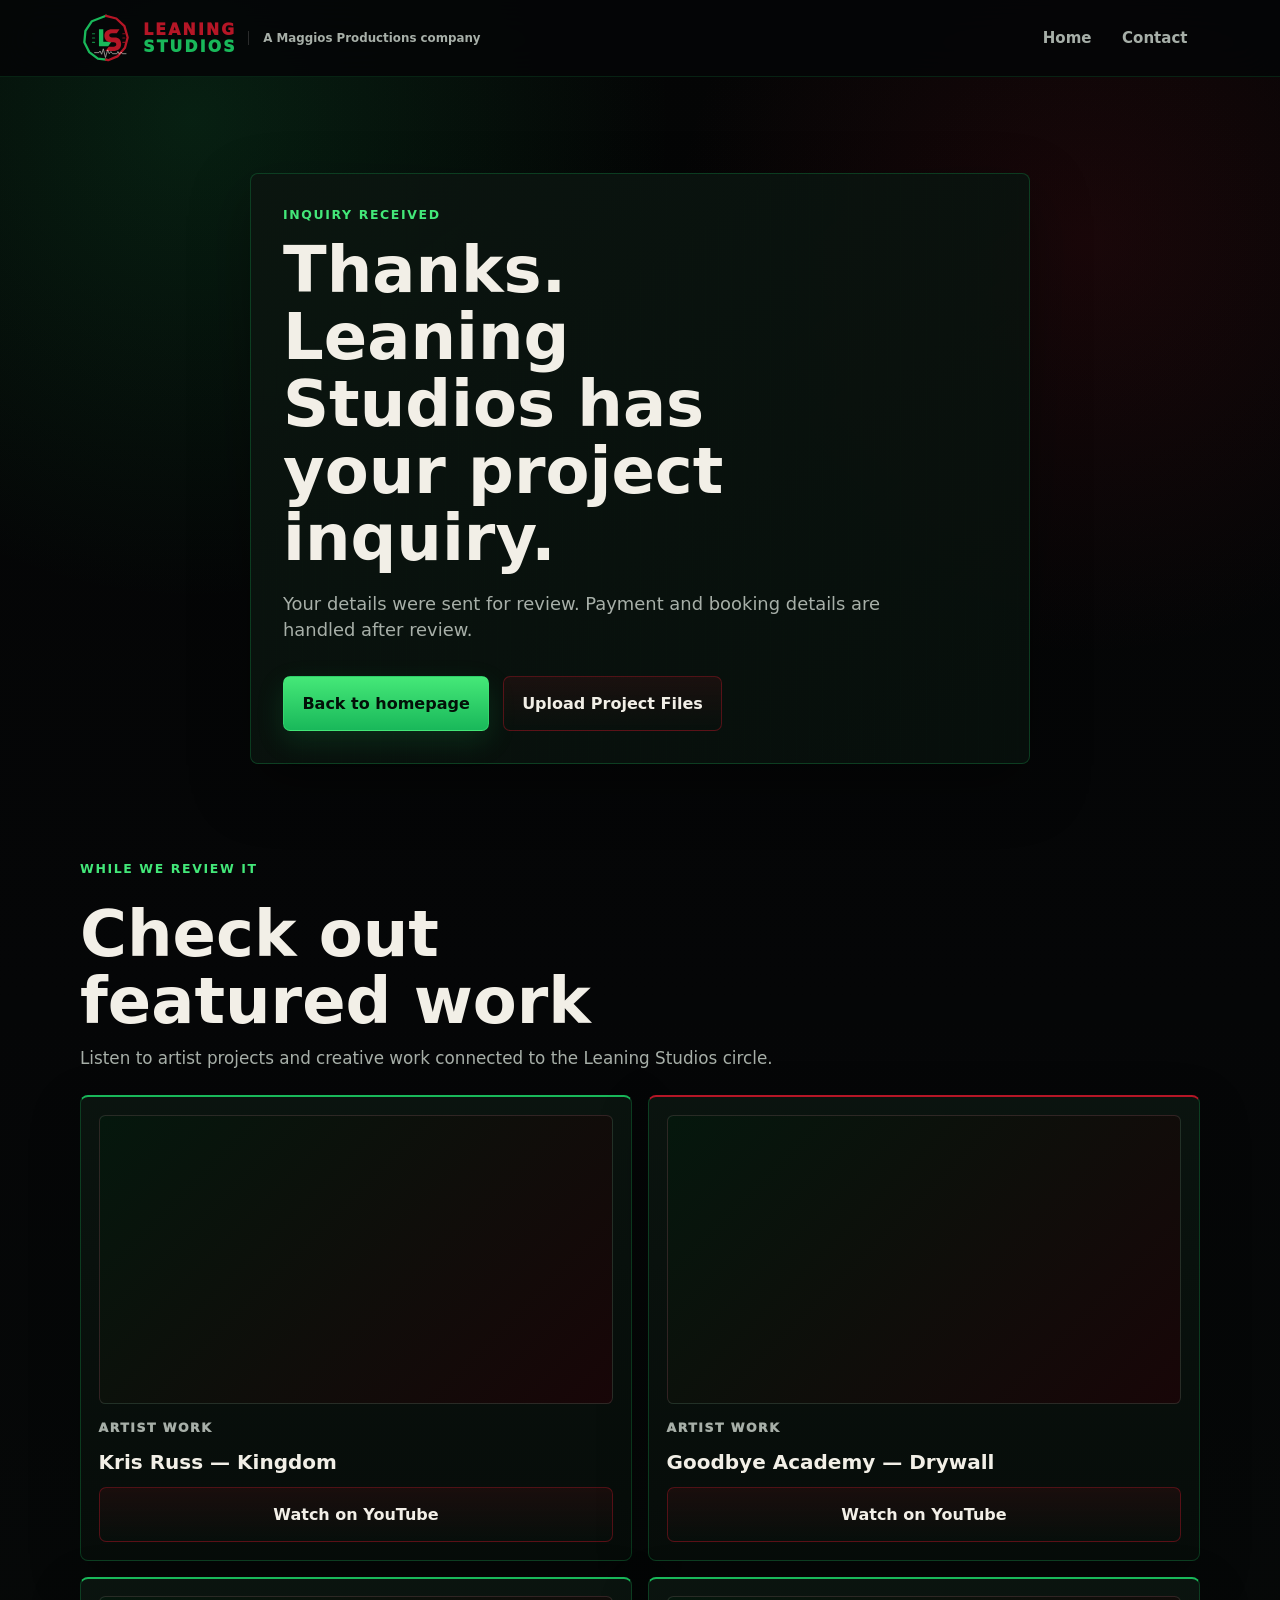
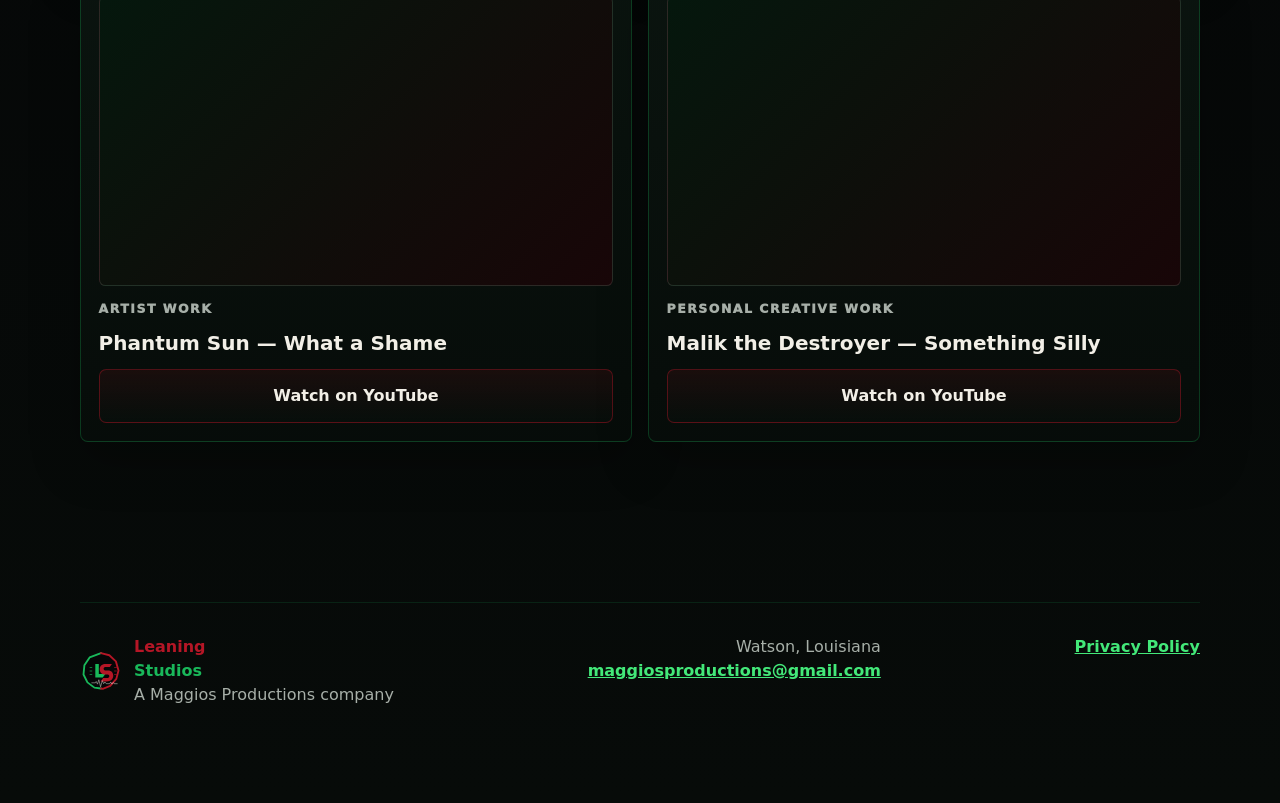
<file: thank-you.html>
<!doctype html>
<html lang="en">
  <head>
    <meta charset="utf-8">
    <meta name="viewport" content="width=device-width, initial-scale=1">
    <title>Inquiry Received | Leaning Studios</title>
    <meta
      name="description"
      content="Leaning Studios received your project inquiry. Payment and booking details are handled after review."
    >
    <meta name="robots" content="noindex">
    <link rel="canonical" href="https://leaningstudios.com/thank-you.html">
    <link rel="icon" href="assets/icons/favicon.svg" type="image/svg+xml">
    <link rel="stylesheet" href="styles.css">
  </head>
  <body>
    <a class="skip-link" href="#main">Skip to content</a>

    <header class="site-header">
      <nav class="nav-shell" aria-label="Primary navigation">
        <a class="brand" href="/" aria-label="Leaning Studios home">
          <img
            class="brand-mark"
            src="assets/logos/leaning-studios-shield-mark.svg"
            alt="Leaning Studios"
            width="54"
            height="54"
          >
          <span class="brand-wordmark" aria-hidden="true">
            <span class="brand-word brand-word-red">LEANING</span>
            <span class="brand-word brand-word-green">STUDIOS</span>
          </span>
          <span class="brand-parent">
            <small>A Maggios Productions company</small>
          </span>
        </a>

        <div class="nav-links">
          <a href="/">Home</a>
          <a href="/#contact">Contact</a>
        </div>
      </nav>
    </header>

    <main id="main" class="thank-you-main">
      <section class="thank-you-panel" aria-labelledby="thank-you-title">
        <p class="eyebrow">Inquiry received</p>
        <h1 id="thank-you-title">Thanks. Leaning Studios has your project inquiry.</h1>
        <p>
          Your details were sent for review. Payment and booking details are handled after review.
        </p>
        <div class="hero-actions">
          <a class="button button-primary" href="/">Back to homepage</a>
          <a
            class="button button-secondary"
            href="https://forms.gle/xwPcAECceSriL2AS9"
            target="_blank"
            rel="noopener noreferrer"
          >Upload Project Files</a>
        </div>
      </section>

      <section class="content-section proof-section thank-you-featured" aria-labelledby="thank-you-featured-title">
        <div class="section-heading">
          <p class="eyebrow">While we review it</p>
          <h2 id="thank-you-featured-title">Check out featured work</h2>
          <p>Listen to artist projects and creative work connected to the Leaning Studios circle.</p>
        </div>
        <div class="media-card-grid video-card-grid" aria-label="Featured Work videos">
          <article class="media-card">
            <div class="video-frame">
              <iframe
                src="https://www.youtube.com/embed/E7UAlsUoTz4"
                title="Kris Russ — Kingdom"
                loading="lazy"
                allow="accelerometer; autoplay; clipboard-write; encrypted-media; gyroscope; picture-in-picture; web-share"
                allowfullscreen
              ></iframe>
            </div>
            <p class="card-kicker">Artist work</p>
            <h3>Kris Russ — Kingdom</h3>
            <a
              class="button button-secondary"
              href="https://www.youtube.com/watch?v=E7UAlsUoTz4&list=RDE7UAlsUoTz4&start_radio=1"
              target="_blank"
              rel="noopener noreferrer"
            >Watch on YouTube</a>
          </article>
          <article class="media-card">
            <div class="video-frame">
              <iframe
                src="https://www.youtube.com/embed/KOaMPIZWdmY"
                title="Goodbye Academy — Drywall"
                loading="lazy"
                allow="accelerometer; autoplay; clipboard-write; encrypted-media; gyroscope; picture-in-picture; web-share"
                allowfullscreen
              ></iframe>
            </div>
            <p class="card-kicker">Artist work</p>
            <h3>Goodbye Academy — Drywall</h3>
            <a
              class="button button-secondary"
              href="https://www.youtube.com/watch?v=KOaMPIZWdmY&list=RDKOaMPIZWdmY&start_radio=1"
              target="_blank"
              rel="noopener noreferrer"
            >Watch on YouTube</a>
          </article>
          <article class="media-card">
            <div class="video-frame">
              <iframe
                src="https://www.youtube.com/embed/179HHe-wv_4"
                title="Phantum Sun — What a Shame"
                loading="lazy"
                allow="accelerometer; autoplay; clipboard-write; encrypted-media; gyroscope; picture-in-picture; web-share"
                allowfullscreen
              ></iframe>
            </div>
            <p class="card-kicker">Artist work</p>
            <h3>Phantum Sun — What a Shame</h3>
            <a
              class="button button-secondary"
              href="https://www.youtube.com/watch?v=179HHe-wv_4&list=RD179HHe-wv_4&start_radio=1"
              target="_blank"
              rel="noopener noreferrer"
            >Watch on YouTube</a>
          </article>
          <article class="media-card">
            <div class="video-frame">
              <iframe
                src="https://www.youtube.com/embed/qef32cii0YI"
                title="Malik the Destroyer — Something Silly"
                loading="lazy"
                allow="accelerometer; autoplay; clipboard-write; encrypted-media; gyroscope; picture-in-picture; web-share"
                allowfullscreen
              ></iframe>
            </div>
            <p class="card-kicker">Personal creative work</p>
            <h3>Malik the Destroyer — Something Silly</h3>
            <a
              class="button button-secondary"
              href="https://youtu.be/qef32cii0YI?si=e69M-EZVfD_U_Pfi"
              target="_blank"
              rel="noopener noreferrer"
            >Watch on YouTube</a>
          </article>
        </div>
      </section>
    </main>

    <footer class="site-footer">
      <div class="footer-brand">
        <img src="assets/logos/leaning-studios-shield-mark.svg" alt="" width="42" height="42">
        <span>
          <strong><span class="brand-word-red">Leaning</span> <span class="brand-word-green">Studios</span></strong>
          <span>A Maggios Productions company</span>
        </span>
      </div>
      <address>
        Watson, Louisiana<br>
        <a href="mailto:maggiosproductions@gmail.com">maggiosproductions@gmail.com</a>
      </address>
      <nav class="footer-links" aria-label="Footer navigation">
        <a href="privacy-policy.html">Privacy Policy</a>
      </nav>
    </footer>
  </body>
</html>
</file>
<file: styles.css>
:root {
  --bg: #050607;
  --panel: #08110d;
  --panel-strong: #0b1510;
  --deep-green: #0f3b25;
  --signal-green: #19b85a;
  --deep-red: #5f0710;
  --signal-red: #b51626;
  --text: #f2efe7;
  --muted: #a7afa8;
  --line: #24352b;
  --green-border: rgba(25, 184, 90, 0.26);
  --red-border: rgba(181, 22, 38, 0.26);
  --accent: var(--signal-green);
  --accent-strong: #43e879;
  --danger: var(--signal-red);
  --shadow: 0 22px 58px rgba(0, 0, 0, 0.36);
  color-scheme: dark;
}

* {
  box-sizing: border-box;
}

html {
  scroll-behavior: smooth;
  scroll-padding-top: 6rem;
}

body {
  margin: 0;
  background:
    radial-gradient(circle at 15% 5%, rgba(25, 184, 90, 0.15), transparent 30rem),
    radial-gradient(circle at 85% 10%, rgba(181, 22, 38, 0.12), transparent 26rem),
    linear-gradient(180deg, #040505 0%, var(--bg) 42%, #070b09 100%);
  color: var(--text);
  font-family: Inter, ui-sans-serif, system-ui, -apple-system, BlinkMacSystemFont, "Segoe UI", sans-serif;
  line-height: 1.5;
}

a {
  color: inherit;
}

img {
  display: block;
  max-width: 100%;
}

input,
select,
textarea,
button {
  font: inherit;
}

.skip-link {
  position: absolute;
  left: 1rem;
  top: -4rem;
  z-index: 20;
  background: var(--accent);
  color: #031008;
  padding: 0.75rem 1rem;
  border-radius: 0.35rem;
  font-weight: 800;
}

.skip-link:focus {
  top: 1rem;
}

.site-header {
  position: sticky;
  top: 0;
  z-index: 10;
  border-bottom: 1px solid rgba(25, 184, 90, 0.16);
  background: rgba(5, 6, 7, 0.92);
  backdrop-filter: blur(18px);
}

.nav-shell {
  display: flex;
  align-items: center;
  justify-content: space-between;
  gap: 1.5rem;
  width: min(1120px, calc(100% - 2rem));
  margin: 0 auto;
  padding: 0.75rem 0;
}

.brand {
  display: inline-flex;
  align-items: center;
  gap: 0.7rem;
  min-width: max-content;
  text-decoration: none;
}

.brand-mark {
  width: 3.25rem;
  height: 3.25rem;
  flex: 0 0 auto;
}

.brand-wordmark {
  display: grid;
  gap: 0.08rem;
  line-height: 1;
}

.brand-word {
  display: block;
  font-size: 0.98rem;
  font-weight: 950;
  letter-spacing: 0.14em;
}

.brand-word-red {
  color: var(--signal-red);
}

.brand-word-green {
  color: var(--signal-green);
}

.brand-parent {
  display: block;
  padding-left: 0.9rem;
  border-left: 1px solid rgba(242, 239, 231, 0.16);
}

.brand-parent small {
  display: block;
  color: var(--muted);
  font-size: 0.74rem;
  font-weight: 700;
  line-height: 1.2;
}

.nav-links {
  display: flex;
  align-items: center;
  justify-content: flex-end;
  flex-wrap: wrap;
  gap: 0.35rem;
}

.nav-links a {
  min-height: 2.5rem;
  padding: 0.62rem 0.78rem;
  border-radius: 0.35rem;
  color: var(--muted);
  font-size: 0.94rem;
  font-weight: 700;
  text-decoration: none;
}

.nav-links a:hover,
.nav-links a:focus-visible {
  background: linear-gradient(90deg, rgba(25, 184, 90, 0.13), rgba(181, 22, 38, 0.09));
  color: var(--text);
}

.hero,
.content-section,
.section-band,
.contact-section,
.site-footer {
  width: min(1120px, calc(100% - 2rem));
  margin: 0 auto;
}

.hero {
  position: relative;
  isolation: isolate;
  display: grid;
  grid-template-columns: minmax(0, 1.35fr) minmax(280px, 0.65fr);
  gap: clamp(1.2rem, 4vw, 4rem);
  align-items: center;
  min-height: calc(100svh - 76px);
  padding: clamp(3.5rem, 8vw, 6.5rem) 0 clamp(2.5rem, 6vw, 5rem);
}

.hero::before,
.hero::after {
  content: "";
  position: absolute;
  pointer-events: none;
}

.hero::before {
  inset: 0;
  left: 50%;
  z-index: -2;
  width: 100vw;
  transform: translateX(-50%);
  background:
    linear-gradient(90deg, rgba(5, 6, 7, 0.98) 0%, rgba(5, 6, 7, 0.93) 42%, rgba(5, 6, 7, 0.76) 70%, rgba(5, 6, 7, 0.92) 100%),
    linear-gradient(180deg, rgba(5, 6, 7, 0.18) 0%, var(--bg) 100%),
    url("assets/images/hero-banner.jpg") center right / cover no-repeat;
}

.hero::after {
  right: clamp(0rem, 4vw, 3rem);
  bottom: 8%;
  z-index: -1;
  width: min(36rem, 44vw);
  height: min(24rem, 34vw);
  background: url("assets/images/glitch-accent.jpg") center / cover no-repeat;
  filter: saturate(1.25);
  mix-blend-mode: screen;
  opacity: 0.055;
}

.hero > * {
  position: relative;
}

.eyebrow {
  margin: 0 0 0.75rem;
  color: var(--accent-strong);
  font-size: 0.78rem;
  font-weight: 900;
  letter-spacing: 0.13em;
  text-transform: uppercase;
}

h1,
h2,
h3,
p {
  overflow-wrap: anywhere;
}

h1,
h2,
h3 {
  margin: 0;
  line-height: 1.05;
}

h1 {
  max-width: 16ch;
  font-size: clamp(3rem, 5vw, 4.15rem);
}

h2 {
  max-width: 13ch;
  font-size: clamp(2.25rem, 5vw, 4.3rem);
}

h3 {
  font-size: 1.25rem;
}

.hero-copy {
  max-width: 40rem;
  margin: 1.25rem 0 0;
  color: var(--muted);
  font-size: clamp(1.08rem, 2vw, 1.3rem);
}

.hero-actions {
  display: flex;
  flex-wrap: wrap;
  gap: 0.85rem;
  margin-top: 2rem;
}

.button {
  display: inline-flex;
  align-items: center;
  justify-content: center;
  min-height: 3.35rem;
  padding: 0.9rem 1.15rem;
  border: 1px solid transparent;
  border-radius: 0.45rem;
  cursor: pointer;
  font-weight: 900;
  text-align: center;
  text-decoration: none;
}

.button-primary {
  border-color: rgba(67, 232, 121, 0.5);
  background: linear-gradient(180deg, #45e878 0%, var(--signal-green) 100%);
  color: #031008;
  box-shadow: 0 10px 28px rgba(25, 184, 90, 0.16);
}

.button-primary:hover,
.button-primary:focus-visible {
  background: linear-gradient(180deg, #58f087 0%, #1fca64 100%);
  box-shadow: 0 12px 32px rgba(25, 184, 90, 0.22);
}

.button-secondary {
  border-color: rgba(181, 22, 38, 0.42);
  background: linear-gradient(180deg, rgba(181, 22, 38, 0.11), rgba(8, 17, 13, 0.54));
  color: var(--text);
}

.button-secondary:hover,
.button-secondary:focus-visible {
  border-color: rgba(25, 184, 90, 0.66);
  background: linear-gradient(180deg, rgba(25, 184, 90, 0.11), rgba(8, 17, 13, 0.58));
}

.hero-panel {
  min-height: 24rem;
  padding: 1.2rem;
  border: 1px solid rgba(25, 184, 90, 0.24);
  border-radius: 0.5rem;
  background:
    linear-gradient(145deg, rgba(11, 21, 16, 0.96), rgba(8, 17, 13, 0.82)),
    repeating-linear-gradient(90deg, transparent 0 12px, rgba(25, 184, 90, 0.045) 12px 13px);
  box-shadow: 0 18px 50px rgba(0, 0, 0, 0.34);
}

.hero-panel p {
  margin: 1.5rem 0 0;
  color: var(--muted);
  font-weight: 700;
}

.hero-carousel {
  position: relative;
  overflow: hidden;
  width: 100%;
  height: 16rem;
  border-radius: 0.4rem;
  border: 1px solid rgba(242, 239, 231, 0.12);
  background: #030504;
}

.hero-carousel::after {
  content: "";
  position: absolute;
  inset: 0;
  pointer-events: none;
  background:
    linear-gradient(180deg, rgba(5, 6, 7, 0.08), rgba(5, 6, 7, 0.38)),
    linear-gradient(90deg, rgba(25, 184, 90, 0.12), transparent 34%, transparent 66%, rgba(181, 22, 38, 0.14));
}

.hero-carousel-slide {
  position: absolute;
  inset: 0;
  width: 100%;
  height: 100%;
  object-fit: cover;
  opacity: 0;
  transition: opacity 900ms ease;
  filter: saturate(0.88) contrast(1.04) brightness(0.78);
}

.hero-carousel-slide.is-active {
  opacity: 1;
}

@media (prefers-reduced-motion: reduce) {
  .hero-carousel-slide {
    transition: none;
  }
}

.content-section,
.section-band,
.contact-section {
  padding: clamp(3rem, 8vw, 6rem) 0;
  scroll-margin-top: 6rem;
}

.section-band {
  width: 100%;
  max-width: none;
  padding-right: max(1rem, calc((100% - 1120px) / 2));
  padding-left: max(1rem, calc((100% - 1120px) / 2));
  border-block: 1px solid rgba(25, 184, 90, 0.12);
  background: rgba(8, 17, 13, 0.58);
}

.quick-path {
  background:
    linear-gradient(90deg, rgba(5, 6, 7, 0.97) 0%, rgba(5, 6, 7, 0.88) 58%, rgba(5, 6, 7, 0.96) 100%),
    linear-gradient(180deg, rgba(25, 184, 90, 0.08), rgba(181, 22, 38, 0.045)),
    url("assets/images/dark-neon-bg.jpg") right center / cover no-repeat;
}

.section-heading {
  display: grid;
  gap: 0.65rem;
  margin-bottom: 1.5rem;
}

.section-heading p:not(.eyebrow) {
  max-width: 44rem;
  margin: 0;
  color: var(--muted);
  font-size: 1.05rem;
}

.path-grid,
.service-grid,
.rate-grid {
  display: grid;
  gap: 1rem;
}

.path-grid {
  grid-template-columns: repeat(4, minmax(0, 1fr));
}

.path-card,
.service-card,
.rate-card {
  border: 1px solid var(--green-border);
  border-radius: 0.5rem;
  background: linear-gradient(180deg, rgba(11, 21, 16, 0.94), rgba(7, 13, 10, 0.92));
}

.path-card {
  display: grid;
  gap: 0.65rem;
  min-height: 8.5rem;
  padding: 1.1rem;
  text-decoration: none;
}

.path-card:hover,
.path-card:focus-visible {
  border-color: rgba(25, 184, 90, 0.72);
  background: linear-gradient(180deg, rgba(13, 27, 19, 0.98), rgba(8, 17, 13, 0.96));
}

.path-card span {
  color: var(--accent-strong);
  font-weight: 900;
}

.path-card strong {
  align-self: end;
  font-size: 1.05rem;
}

.service-grid {
  grid-template-columns: repeat(4, minmax(0, 1fr));
}

.service-card,
.rate-card {
  padding: 1.2rem;
}

.pillar-card {
  display: grid;
  gap: 0.9rem;
  align-content: start;
}

.service-card p {
  margin: 0.85rem 0 0;
  color: var(--muted);
}

.pillar-card p {
  margin: 0;
}

.pillar-card ul {
  display: grid;
  gap: 0.45rem;
  padding: 0;
  margin: 0;
  color: var(--muted);
  list-style: none;
}

.pillar-card li {
  position: relative;
  padding-left: 1rem;
  font-size: 0.95rem;
  line-height: 1.35;
}

.pillar-card li::before {
  content: "";
  position: absolute;
  left: 0;
  top: 0.62em;
  width: 0.4rem;
  height: 0.4rem;
  border-radius: 999px;
  background: var(--accent);
  box-shadow: 0 0 12px rgba(25, 184, 90, 0.28);
}

.pillar-card .button {
  align-self: end;
  margin-top: 0.25rem;
}

.pillar-actions {
  display: grid;
  gap: 0.7rem;
  align-self: end;
}

.text-link {
  color: var(--accent-strong);
  font-weight: 850;
}

.support-photo-row {
  display: grid;
  gap: 1rem;
  grid-template-columns: repeat(2, minmax(0, 1fr));
  margin-top: 1.5rem;
}

.studio-photo-card {
  position: relative;
  overflow: hidden;
  min-height: 16rem;
  margin: 0;
  border: 1px solid var(--green-border);
  border-radius: 0.5rem;
  background: #030504;
  box-shadow: 0 18px 50px rgba(0, 0, 0, 0.28);
}

.studio-photo-card::after {
  content: "";
  position: absolute;
  inset: 0;
  pointer-events: none;
  background:
    linear-gradient(180deg, rgba(5, 6, 7, 0.04) 0%, rgba(5, 6, 7, 0.54) 100%),
    linear-gradient(90deg, rgba(25, 184, 90, 0.1), rgba(181, 22, 38, 0.08));
}

.studio-photo-card img {
  width: 100%;
  height: 100%;
  min-height: inherit;
  object-fit: cover;
  filter: saturate(0.92) contrast(1.03) brightness(0.82);
}

.studio-photo-card figcaption {
  position: absolute;
  left: 0.85rem;
  right: 0.85rem;
  bottom: 0.85rem;
  z-index: 1;
  color: var(--text);
  font-size: 0.82rem;
  font-weight: 950;
  letter-spacing: 0.12em;
  text-transform: uppercase;
}

.proof-section {
  padding-bottom: clamp(2rem, 5vw, 4rem);
}

.feedback-section {
  padding-top: 0;
}

.media-card-grid,
.testimonial-grid {
  display: grid;
  gap: 1rem;
}

.media-card-grid {
  grid-template-columns: repeat(3, minmax(0, 1fr));
}

.video-card-grid {
  grid-template-columns: repeat(2, minmax(0, 1fr));
}

.testimonial-grid {
  grid-template-columns: repeat(3, minmax(0, 1fr));
}

.media-card,
.testimonial-card {
  display: grid;
  gap: 0.9rem;
  align-content: start;
  border: 1px solid var(--green-border);
  border-radius: 0.5rem;
  background: linear-gradient(180deg, rgba(11, 21, 16, 0.94), rgba(7, 13, 10, 0.92));
  box-shadow: 0 18px 50px rgba(0, 0, 0, 0.28);
}

.media-card {
  min-height: 13rem;
  padding: 1.1rem;
  border-top: 2px solid var(--accent);
}

.video-card-grid .media-card {
  min-height: 0;
}

.media-card:nth-child(2),
.testimonial-card:nth-child(2) {
  border-top-color: var(--signal-red);
}

.media-card .button {
  align-self: end;
}

.video-frame {
  position: relative;
  overflow: hidden;
  aspect-ratio: 16 / 9;
  border: 1px solid rgba(242, 239, 231, 0.12);
  border-radius: 0.4rem;
  background:
    linear-gradient(135deg, rgba(25, 184, 90, 0.11), rgba(181, 22, 38, 0.12)),
    #020303;
}

.video-frame iframe {
  position: absolute;
  inset: 0;
  width: 100%;
  height: 100%;
  border: 0;
}

.card-kicker,
.testimonial-meta {
  margin: 0;
  color: var(--muted);
  font-size: 0.78rem;
  font-weight: 950;
  letter-spacing: 0.12em;
  text-transform: uppercase;
}

.testimonial-card {
  padding: 1.1rem;
  border-top: 2px solid var(--accent);
}

.testimonial-card blockquote {
  margin: 0;
  color: var(--text);
  font-size: 1rem;
  line-height: 1.5;
}

.testimonial-name {
  margin: 0;
  color: var(--text);
  font-weight: 950;
}

.rate-grid {
  grid-template-columns: repeat(4, minmax(0, 1fr));
}

.rate-card {
  display: grid;
  gap: 0.75rem;
  min-height: 11rem;
}

.price {
  align-self: end;
  margin: 0;
  color: var(--accent-strong);
  font-size: clamp(2.2rem, 5vw, 4rem);
  font-weight: 950;
  line-height: 1;
}

.price span {
  color: var(--muted);
  font-size: 1rem;
}

.price.quote {
  color: var(--signal-red);
  font-size: clamp(1.8rem, 4vw, 3rem);
}

.feature-list,
.support-list {
  display: grid;
  gap: 0.75rem;
}

.feature-list {
  grid-template-columns: repeat(5, minmax(0, 1fr));
  padding: 0;
  margin: 0;
  list-style: none;
}

.feature-list li,
.support-list span {
  min-height: 4.5rem;
  padding: 1rem;
  border: 1px solid var(--green-border);
  border-radius: 0.45rem;
  background: rgba(8, 17, 13, 0.76);
  font-weight: 800;
}

.satellite {
  display: grid;
  gap: 1.25rem;
}

.support-list {
  grid-template-columns: repeat(3, minmax(0, 1fr));
}

.support-list span {
  display: flex;
  align-items: center;
}

.satellite .button {
  justify-self: start;
}

.process-list {
  display: grid;
  grid-template-columns: repeat(4, minmax(0, 1fr));
  gap: 1rem;
  padding: 0;
  margin: 0;
  list-style: none;
}

.process-list li {
  display: grid;
  gap: 2rem;
  min-height: 10rem;
  padding: 1rem;
  border-left: 2px solid var(--accent);
  background: rgba(8, 17, 13, 0.72);
}

.process-list span {
  color: var(--muted);
  font-weight: 900;
}

.process-list strong {
  align-self: end;
  font-size: 1.1rem;
}

.contact-section {
  display: grid;
  grid-template-columns: minmax(0, 0.8fr) minmax(320px, 1fr);
  gap: clamp(1.5rem, 5vw, 4rem);
  align-items: start;
}

.contact-copy {
  position: sticky;
  top: 6rem;
}

.contact-copy p:not(.eyebrow) {
  max-width: 32rem;
  color: var(--muted);
}

.contact-copy a {
  color: var(--accent-strong);
  font-weight: 800;
}

.intake-panel {
  display: grid;
  gap: 1rem;
}

.intake-notice {
  margin: 0;
  padding: 1rem;
  border: 1px solid var(--red-border);
  border-radius: 0.45rem;
  background: rgba(181, 22, 38, 0.09);
  color: var(--text);
  font-weight: 800;
}

.contact-form {
  display: grid;
  gap: 0.7rem;
  padding: 1.2rem;
  border: 1px solid var(--green-border);
  border-radius: 0.5rem;
  background: var(--panel);
  box-shadow: 0 20px 54px rgba(0, 0, 0, 0.34);
}

.contact-form label {
  color: var(--text);
  font-weight: 800;
}

.form-section {
  display: grid;
  gap: 0.85rem;
  min-width: 0;
  padding: 0;
  border: 0;
  margin: 0;
}

.form-section + .form-section,
.package-router + .form-section {
  padding-top: 0.95rem;
  border-top: 1px solid rgba(242, 239, 231, 0.1);
}

.form-section legend {
  margin-bottom: 0.2rem;
  color: var(--accent-strong);
  font-size: 0.82rem;
  font-weight: 950;
  letter-spacing: 0.12em;
  text-transform: uppercase;
}

.package-disclaimer {
  margin: 0;
  padding: 1rem;
  border: 1px solid var(--green-border);
  border-radius: 0.45rem;
  background: rgba(25, 184, 90, 0.075);
  color: var(--text);
  font-weight: 800;
}

.contact-form input,
.contact-form select,
.contact-form textarea {
  width: 100%;
  min-height: 3.1rem;
  padding: 0.78rem 0.85rem;
  border: 1px solid var(--line);
  border-radius: 0.35rem;
  background: #030504;
  color: var(--text);
}

.contact-form textarea {
  resize: vertical;
}

.choice-grid {
  display: grid;
  grid-template-columns: repeat(2, minmax(0, 1fr));
  gap: 0.75rem;
}

.choice-card,
.option-list label {
  border: 1px solid var(--green-border);
  border-radius: 0.45rem;
  background: rgba(3, 5, 4, 0.72);
}

.choice-card {
  display: grid;
  grid-template-columns: auto 1fr;
  gap: 0.35rem 0.65rem;
  align-items: start;
  min-height: 7rem;
  padding: 0.95rem;
  cursor: pointer;
}

.choice-card input {
  grid-row: span 2;
  margin-top: 0.2rem;
}

.choice-card span {
  color: var(--accent-strong);
  font-weight: 950;
}

.choice-card strong {
  color: var(--text);
  font-size: 0.95rem;
  line-height: 1.35;
}

.choice-card:has(input:checked),
.option-list label:has(input:checked) {
  border-color: rgba(25, 184, 90, 0.78);
  background: linear-gradient(180deg, rgba(25, 184, 90, 0.15), rgba(8, 17, 13, 0.82));
}

.package-router {
  display: grid;
  gap: 0.85rem;
}

.form-helper {
  margin: 0;
  color: var(--muted);
  font-size: 0.95rem;
}

.js .package-group {
  display: none;
}

.js .package-group.is-active {
  display: grid;
}

.js .audio-support-fields {
  display: none;
}

.js .audio-support-fields.is-active {
  display: grid;
}

.option-list {
  display: grid;
  gap: 0.55rem;
}

.option-list label {
  display: grid;
  grid-template-columns: auto 1fr;
  gap: 0.65rem;
  align-items: start;
  min-height: 3rem;
  padding: 0.75rem;
  cursor: pointer;
}

.choice-card input,
.option-list input {
  width: 1rem;
  min-height: 1rem;
  padding: 0;
  accent-color: var(--accent);
}

.rights-check {
  display: grid;
  grid-template-columns: auto 1fr;
  gap: 0.7rem;
  align-items: start;
  margin-top: 0.35rem;
  padding: 1rem;
  border: 1px solid rgba(25, 184, 90, 0.3);
  border-radius: 0.45rem;
  background: rgba(25, 184, 90, 0.075);
}

.rights-check input {
  width: 1.2rem;
  min-height: 1.2rem;
  margin-top: 0.12rem;
  accent-color: var(--accent);
}

.rights-check span {
  color: var(--text);
  font-size: 0.95rem;
  line-height: 1.45;
}

.contact-form input:focus,
.contact-form select:focus,
.contact-form textarea:focus,
.rights-check input:focus {
  outline: 3px solid rgba(25, 184, 90, 0.32);
  border-color: var(--accent);
}

.contact-form button {
  width: 100%;
  margin-top: 0.5rem;
}

.upload-help {
  margin: 0;
  color: var(--muted);
  font-weight: 700;
}

.upload-button {
  width: 100%;
}

.thank-you-main {
  min-height: calc(100svh - 220px);
  padding: clamp(3rem, 8vw, 6rem) 0;
}

.thank-you-panel {
  width: min(780px, calc(100% - 2rem));
  margin: 0 auto;
  padding: clamp(1.2rem, 4vw, 2rem);
  border: 1px solid var(--green-border);
  border-radius: 0.5rem;
  background:
    linear-gradient(145deg, rgba(11, 21, 16, 0.96), rgba(8, 17, 13, 0.86)),
    repeating-linear-gradient(90deg, transparent 0 12px, rgba(25, 184, 90, 0.04) 12px 13px);
  box-shadow: var(--shadow);
}

.thank-you-panel h1 {
  max-width: 12ch;
}

.thank-you-panel p:not(.eyebrow) {
  max-width: 42rem;
  color: var(--muted);
  font-size: 1.12rem;
}

.support-hero {
  position: relative;
  isolation: isolate;
  display: grid;
  grid-template-columns: minmax(0, 1fr) minmax(280px, 0.42fr);
  gap: clamp(1.5rem, 5vw, 4rem);
  align-items: center;
  width: min(1120px, calc(100% - 2rem));
  min-height: calc(72svh - 76px);
  margin: 0 auto;
  padding: clamp(4rem, 9vw, 7rem) 0 clamp(3rem, 7vw, 5rem);
}

.support-hero::before {
  content: "";
  position: absolute;
  inset: 0;
  left: 50%;
  z-index: -1;
  width: 100vw;
  transform: translateX(-50%);
  background:
    linear-gradient(90deg, rgba(5, 6, 7, 0.98) 0%, rgba(5, 6, 7, 0.9) 58%, rgba(5, 6, 7, 0.96) 100%),
    radial-gradient(circle at 82% 28%, rgba(181, 22, 38, 0.16), transparent 22rem),
    radial-gradient(circle at 18% 12%, rgba(25, 184, 90, 0.18), transparent 25rem),
    url("assets/images/dark-neon-bg.jpg") center right / cover no-repeat;
}

.support-rule,
.support-package-card {
  border: 1px solid var(--green-border);
  border-radius: 0.5rem;
  background: linear-gradient(180deg, rgba(11, 21, 16, 0.95), rgba(7, 13, 10, 0.92));
  box-shadow: var(--shadow);
}

.support-rule {
  padding: 1.2rem;
  border-color: var(--red-border);
}

.support-rule strong {
  display: block;
  color: var(--signal-red);
  font-size: 0.86rem;
  font-weight: 950;
  letter-spacing: 0.12em;
  text-transform: uppercase;
}

.support-rule p {
  margin: 0.85rem 0 0;
  color: var(--text);
  font-weight: 800;
}

.support-intro .section-heading p:not(.eyebrow),
.support-cta .section-heading p:not(.eyebrow) {
  max-width: 58rem;
}

.support-package-grid {
  display: grid;
  grid-template-columns: repeat(3, minmax(0, 1fr));
  gap: 1rem;
}

.support-package-card {
  display: grid;
  gap: 0.9rem;
  align-content: start;
  padding: 1.2rem;
  border-top: 2px solid var(--accent);
}

.support-package-card:nth-child(2) {
  border-top-color: var(--signal-red);
}

.support-package-card:nth-child(4) {
  grid-column: 1 / -1;
  justify-self: center;
  width: 100%;
  max-width: 760px;
}

.package-kicker {
  margin: 0;
  color: var(--muted);
  font-size: 0.78rem;
  font-weight: 950;
  letter-spacing: 0.12em;
  text-transform: uppercase;
}

.support-price {
  margin: 0;
  color: var(--accent-strong);
  font-size: 1.35rem;
  font-weight: 950;
  line-height: 1.1;
}

.support-package-card:nth-child(2) .support-price {
  color: #ff5a68;
}

.support-package-card p:not(.package-kicker):not(.support-price) {
  margin: 0;
  color: var(--muted);
}

.support-package-card ul {
  display: grid;
  gap: 0.45rem;
  padding: 0;
  margin: 0;
  color: var(--muted);
  list-style: none;
}

.support-package-card li {
  position: relative;
  padding-left: 1rem;
  font-size: 0.95rem;
  line-height: 1.35;
}

.support-package-card li::before {
  content: "";
  position: absolute;
  left: 0;
  top: 0.62em;
  width: 0.38rem;
  height: 0.38rem;
  border-radius: 999px;
  background: var(--accent);
}

.support-note {
  padding: 0.85rem;
  border: 1px solid var(--red-border);
  border-radius: 0.4rem;
  background: rgba(181, 22, 38, 0.08);
  color: var(--text) !important;
  font-weight: 800;
}

.support-cta {
  display: grid;
  gap: 1rem;
}

.support-cta .button {
  justify-self: start;
}

.site-footer {
  display: flex;
  justify-content: space-between;
  gap: 1rem;
  padding: 2rem 0 6rem;
  border-top: 1px solid rgba(25, 184, 90, 0.14);
  color: var(--muted);
}

.footer-brand {
  display: inline-flex;
  align-items: center;
  gap: 0.75rem;
}

.footer-brand img {
  flex: 0 0 auto;
}

.site-footer strong,
.site-footer span {
  display: block;
}

.site-footer strong {
  color: var(--text);
}

.site-footer address {
  font-style: normal;
  text-align: right;
}

.site-footer a {
  color: var(--accent-strong);
  font-weight: 800;
}

.footer-links {
  display: grid;
  gap: 0.35rem;
  text-align: right;
}

.footer-links span {
  color: var(--text);
  font-weight: 900;
}

.mobile-sticky {
  position: fixed;
  right: 1rem;
  bottom: 1rem;
  z-index: 9;
  display: none;
  min-height: 3.25rem;
  padding: 0.9rem 1.1rem;
  border-radius: 0.45rem;
  background: var(--accent);
  color: #031008;
  box-shadow: 0 12px 40px rgba(0, 0, 0, 0.42);
  font-weight: 950;
  text-decoration: none;
}

@media (max-width: 900px) {
  .nav-shell {
    align-items: flex-start;
    flex-direction: column;
  }

  .nav-links {
    justify-content: flex-start;
    width: 100%;
  }

  .hero,
  .support-hero,
  .contact-section {
    grid-template-columns: 1fr;
  }

  .hero,
  .support-hero {
    min-height: auto;
  }

  .hero-panel {
    min-height: auto;
  }

  .service-grid,
  .feature-list,
  .process-list {
    grid-template-columns: repeat(2, minmax(0, 1fr));
  }

  .path-grid,
  .rate-grid,
  .media-card-grid,
  .video-card-grid,
  .testimonial-grid,
  .support-package-grid,
  .support-photo-row,
  .support-list {
    grid-template-columns: 1fr;
  }

  .support-package-card:nth-child(4) {
    grid-column: auto;
    justify-self: stretch;
    max-width: none;
  }

  .contact-copy {
    position: static;
  }
}

@media (max-width: 520px) {
  html {
    scroll-padding-top: 15rem;
  }

  body {
    padding-bottom: 4.75rem;
  }

  .nav-shell {
    width: min(100% - 1rem, 1120px);
  }

  .brand small {
    max-width: 16rem;
  }

  .brand {
    gap: 0.55rem;
  }

  .brand-mark {
    width: 2.85rem;
    height: 2.85rem;
  }

  .brand-word {
    font-size: 0.82rem;
    letter-spacing: 0.09em;
  }

  .brand-parent {
    padding-left: 0.55rem;
  }

  .brand-parent small {
    max-width: 8rem;
    font-size: 0.68rem;
  }

  .nav-links {
    display: grid;
    grid-template-columns: repeat(2, minmax(0, 1fr));
  }

  .nav-links a {
    display: flex;
    align-items: center;
    justify-content: center;
    min-height: 2.75rem;
    padding: 0.62rem 0.5rem;
    background: rgba(8, 17, 13, 0.92);
    text-align: center;
  }

  .hero,
  .support-hero,
  .content-section,
  .contact-section,
  .site-footer {
    width: min(100% - 1rem, 1120px);
  }

  .content-section,
  .section-band,
  .contact-section {
    scroll-margin-top: 15rem;
  }

  h1 {
    font-size: clamp(3rem, 15vw, 3.75rem);
  }

  h2 {
    font-size: clamp(2rem, 11vw, 2.8rem);
  }

  .hero-actions,
  .site-footer {
    flex-direction: column;
  }

  .hero-actions .button {
    width: 100%;
  }

  .service-grid,
  .feature-list,
  .process-list {
    grid-template-columns: 1fr;
  }

  .contact-section {
    gap: 1rem;
  }

  .contact-form {
    padding: 1rem;
  }

  .choice-grid {
    grid-template-columns: 1fr;
  }

  .site-footer address {
    text-align: left;
  }

  .footer-links {
    text-align: left;
  }

  .mobile-sticky {
    display: inline-flex;
    align-items: center;
    justify-content: center;
    left: 1rem;
  }
}
</file>
